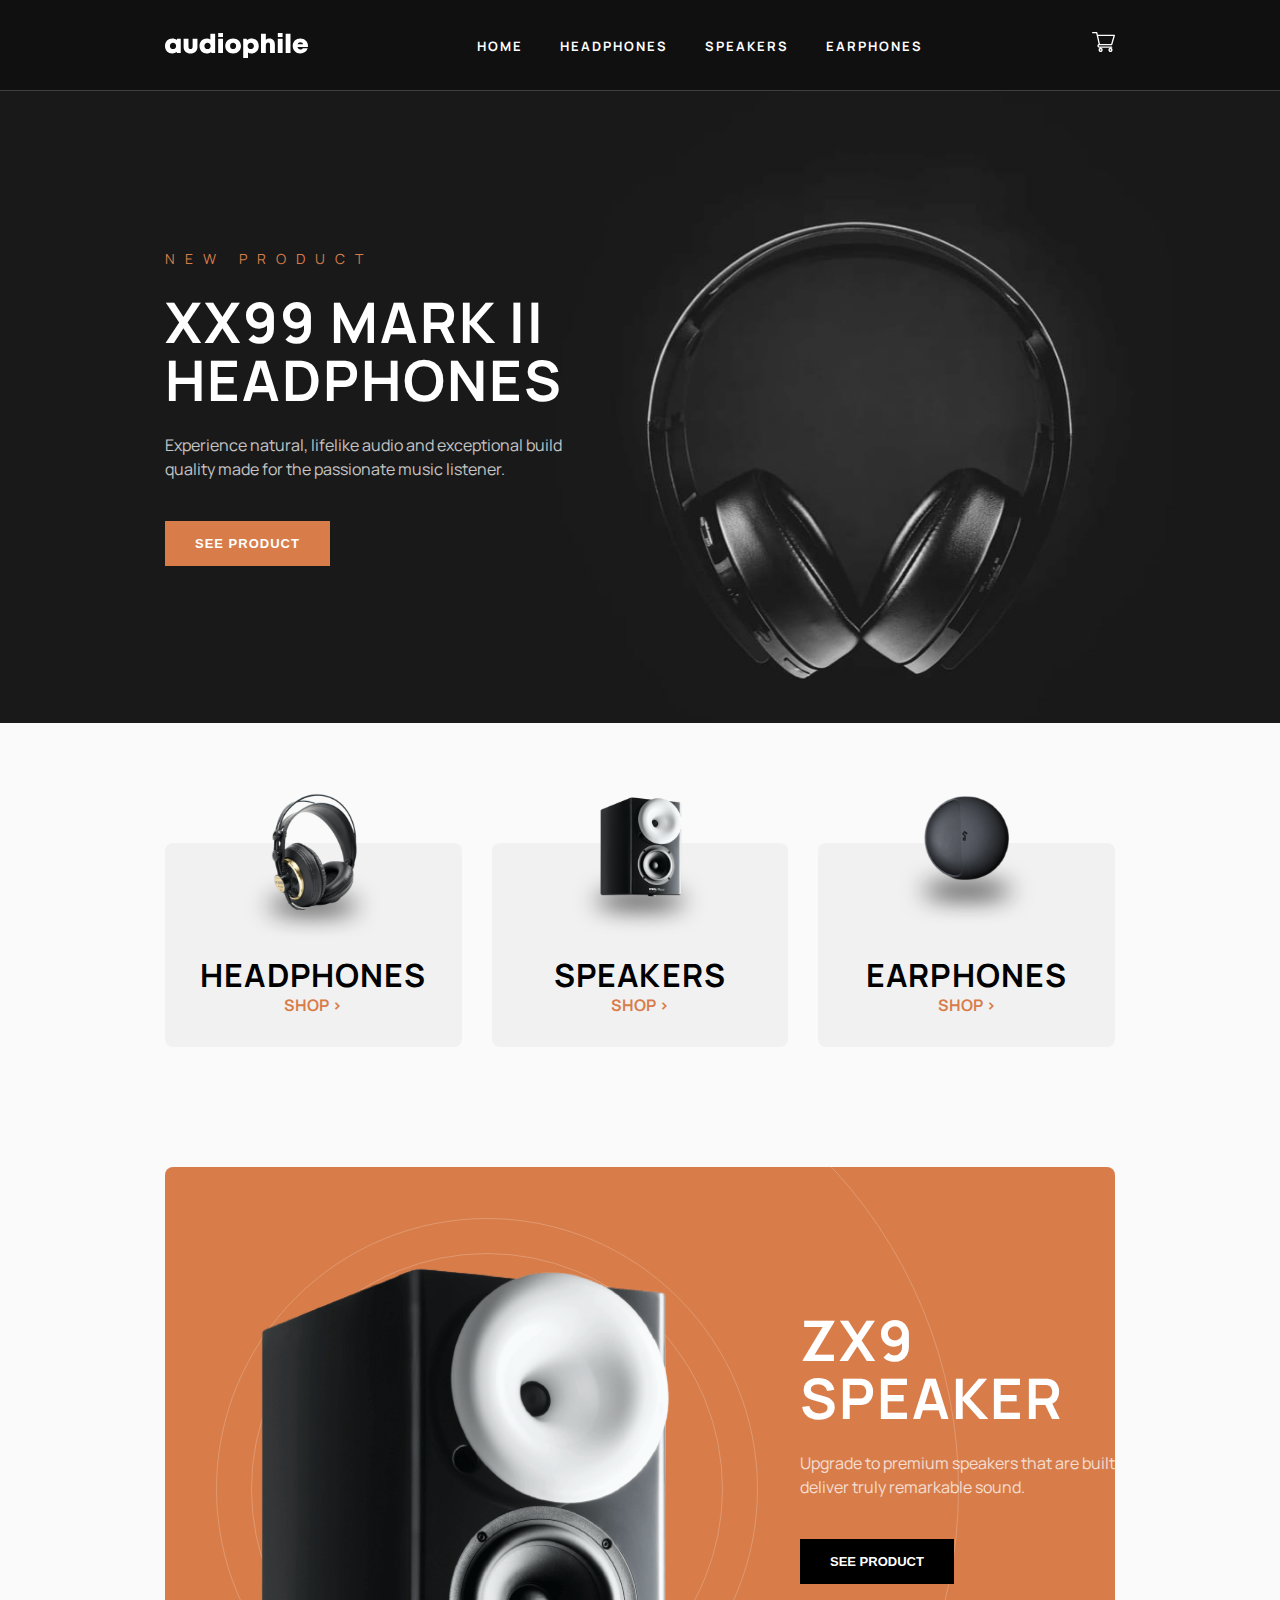
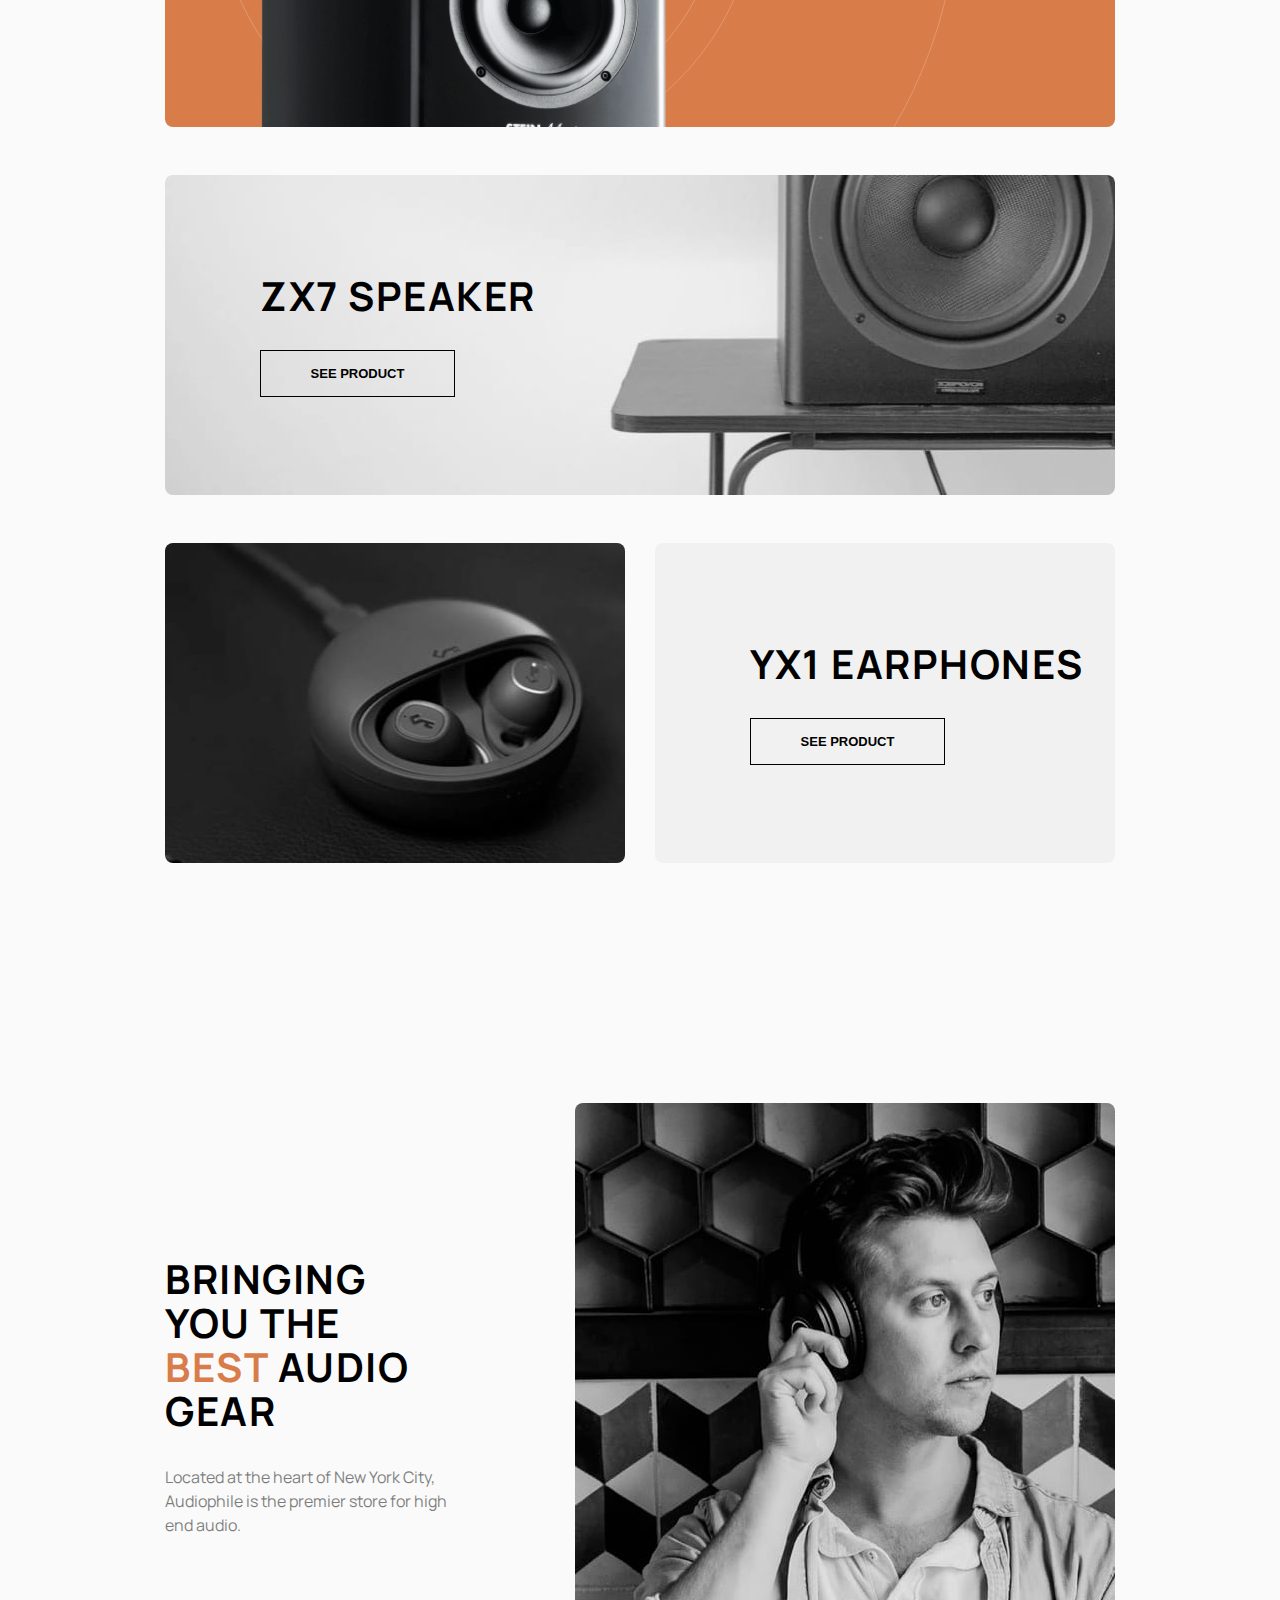
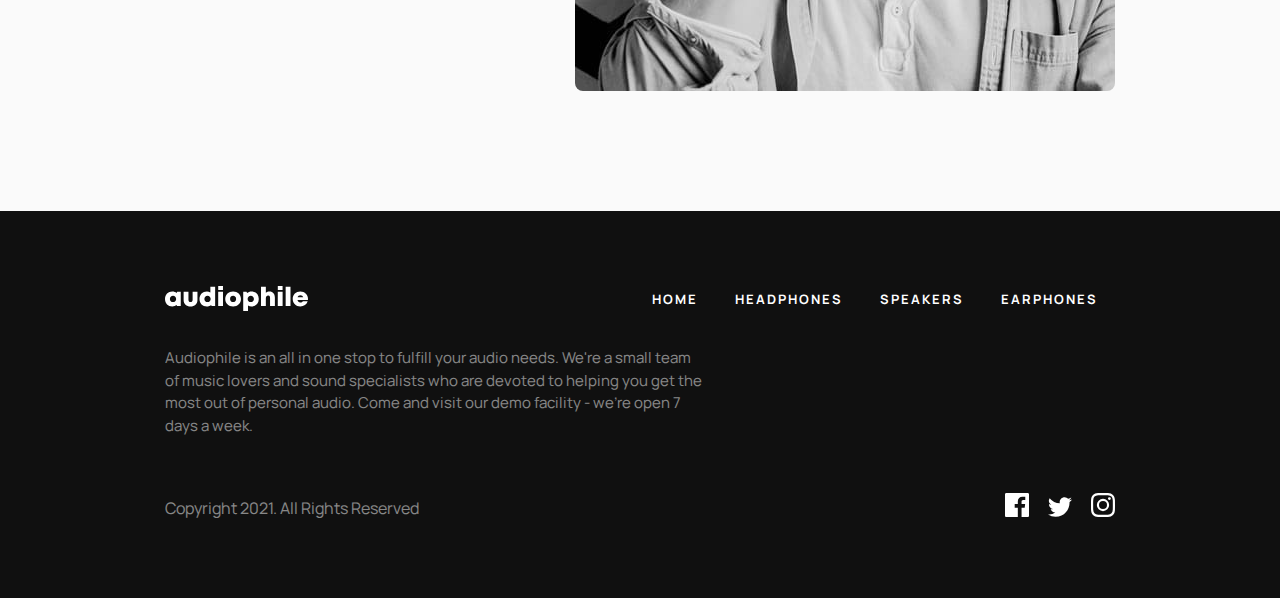
<file: index.html>
<!DOCTYPE html>
<html lang="en">
<head>
    <meta charset="UTF-8">
    <title>Audiophile - Home</title>
    <link rel="stylesheet" href="style.css">
</head>
<body>
    <header>
        <img src="starter-code/assets/shared/desktop/logo.svg" alt="logo">
        <nav class="nav-links">
            <a href="index.html">Home</a>
            <a href="headphones.html">Headphones</a>
            <a href="speakers.html">Speakers</a>
            <a href="earphones.html">Earphones</a>
        </nav>
        <div class="cart-icon" onclick="toggleCart()">
            <img src="starter-code/assets/shared/desktop/icon-cart.svg" alt="cart">
        </div>
    </header>

    <main>
        <section class="hero">
            <div class="hero-content">
                <span class="new-product-label">NEW PRODUCT</span>
                <h1>XX99 MARK II HEADPHONES</h1>
                <p style="margin: 24px 0 40px; opacity: 0.75;">Experience natural, lifelike audio and exceptional build quality made for the passionate music listener.</p>
                <button class="btn-orange" onclick="location.href='product-xx99-mark-two-headphones.html'">See Product</button>
            </div>
        </section>

        <section class="category-cards-container">
            <div class="category-card">
                <img src="starter-code/assets/shared/desktop/image-category-thumbnail-headphones.png">
                <h3>HEADPHONES</h3>
                <a href="headphones.html" style="color:#D87D4A; text-decoration:none; font-weight:700;">SHOP ></a>
            </div>
            <div class="category-card">
                <img src="starter-code/assets/shared/desktop/image-category-thumbnail-speakers.png">
                <h3>SPEAKERS</h3>
                <a href="speakers.html" style="color:#D87D4A; text-decoration:none; font-weight:700;">SHOP ></a>
            </div>
            <div class="category-card">
                <img src="starter-code/assets/shared/desktop/image-category-thumbnail-earphones.png">
                <h3>EARPHONES</h3>
                <a href="earphones.html" style="color:#D87D4A; text-decoration:none; font-weight:700;">SHOP ></a>
            </div>
        </section>

        <section class="zx9-section">
            <img src="starter-code/assets/home/desktop/image-speaker-zx9.png">
            <div style="margin-left: 130px; color: white;">
                <h1 style="font-size: 56px; margin-bottom: 24px;">ZX9 SPEAKER</h1>
                <p style="width: 350px; opacity: 0.75; margin-bottom: 40px;">Upgrade to premium speakers that are built to deliver truly remarkable sound.</p>
                <button class="btn-black" onclick="location.href='product-zx9-speaker.html'">See Product</button>
            </div>
        </section>

        <section class="zx7-section">
            <h2 style="margin-bottom: 32px;">ZX7 SPEAKER</h2>
            <button class="btn-outline" onclick="location.href='product-zx7-speaker.html'">See Product</button>
        </section>

        <section class="yx1-section">
            <div class="yx1-image"></div>
            <div class="yx1-content">
                <h2 style="margin-bottom: 32px;">YX1 EARPHONES</h2>
                <button class="btn-outline" onclick="location.href='product-earphones.html'">See Product</button>
            </div>
        </section>

        <section class="best-gear" style="display:flex; padding: 120px 165px; gap: 125px; align-items:center;">
            <div>
                <h2 style="font-size: 40px; line-height: 44px;">BRINGING YOU THE <span style="color:#D87D4A;">BEST</span> AUDIO GEAR</h2>
                <p style="opacity:0.5; margin-top:32px;">Located at the heart of New York City, Audiophile is the premier store for high end audio.</p>
            </div>
            <img src="starter-code/assets/shared/desktop/image-best-gear.jpg" style="border-radius:8px; width:540px;">
        </section>
    </main>

    <footer>
        <div class="footer-top">
            <img src="starter-code/assets/shared/desktop/logo.svg">
            <nav class="nav-links">
                <a href="index.html">Home</a>
                <a href="headphones.html">Headphones</a>
                <a href="speakers.html">Speakers</a>
                <a href="earphones.html">Earphones</a>
            </nav>
        </div>
        <p class="footer-desc">Audiophile is an all in one stop to fulfill your audio needs. We're a small team of music lovers and sound specialists who are devoted to helping you get the most out of personal audio. Come and visit our demo facility - we’re open 7 days a week.</p>
        <div class="footer-bottom">
            <p style="opacity:0.5;">Copyright 2021. All Rights Reserved</p>
            <div class="social-links">
                <img src="starter-code/assets/shared/desktop/icon-facebook.svg" style="margin-left: 16px;">
                <img src="starter-code/assets/shared/desktop/icon-twitter.svg" style="margin-left: 16px;">
                <img src="starter-code/assets/shared/desktop/icon-instagram.svg" style="margin-left: 16px;">
            </div>
        </div>
    </footer>

    <div id="cart-modal">
        <div style="display:flex; justify-content:space-between; margin-bottom:32px;">
            <h3>CART (<span id="cart-count">0</span>)</h3>
            <button onclick="clearCart()" style="background:none; border:none; text-decoration:underline; cursor:pointer; opacity:0.5;">Remove all</button>
        </div>
        <div id="cart-items"></div>
        <div style="display:flex; justify-content:space-between; margin-top:32px;">
            <p style="opacity:0.5;">TOTAL</p>
            <p id="cart-total" style="font-weight:bold;">$ 0</p>
        </div>
        <button class="btn-orange" style="width:100%; margin-top:24px;" onclick="location.href='checkout.html'">Checkout</button>
    </div>

    <script src="script.js"></script>
</body>
</html>
</file>
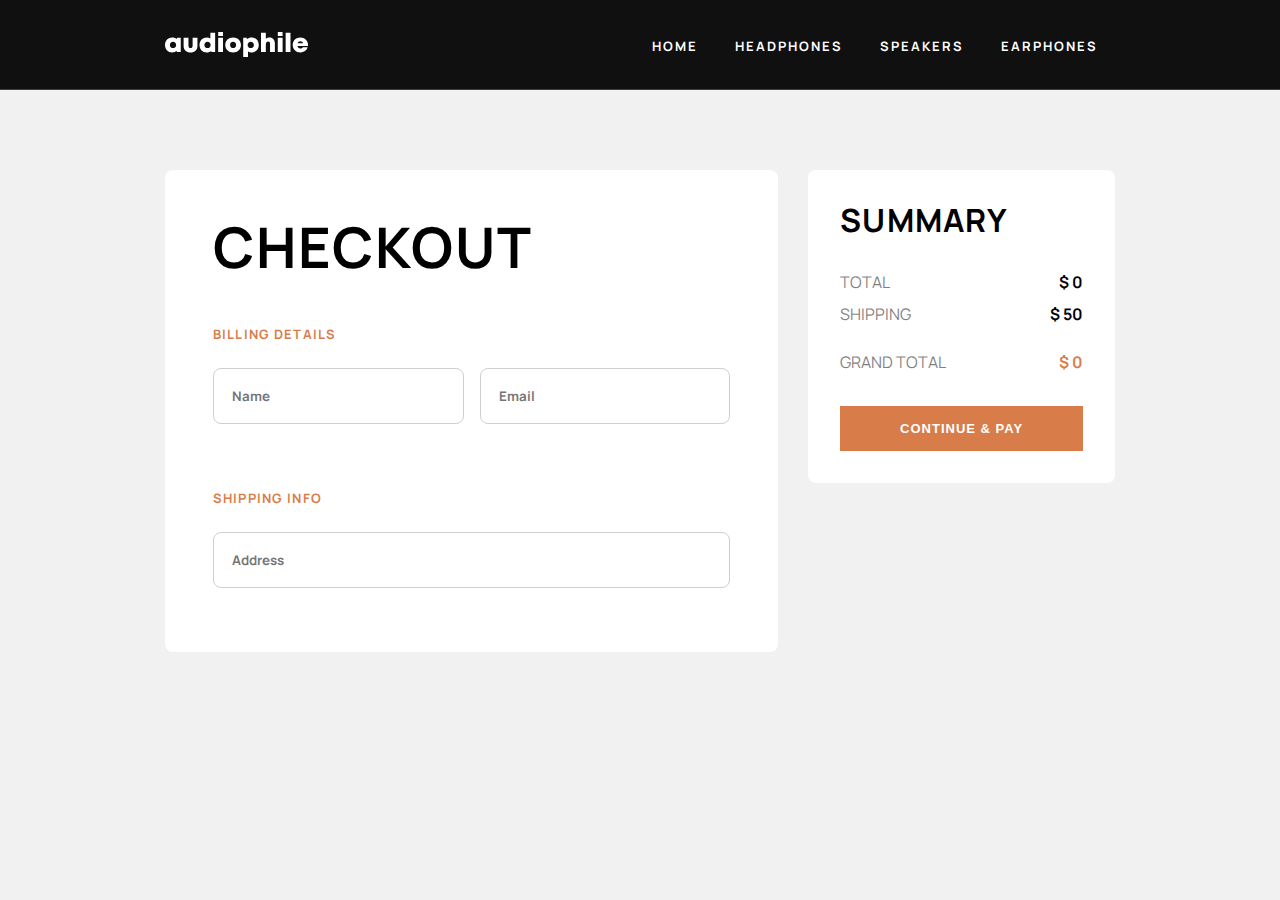
<file: checkout.html>
<!DOCTYPE html>
<html lang="en">
<head>
    <meta charset="UTF-8">
    <title>Checkout - Audiophile</title>
    <link rel="stylesheet" href="style.css">
</head>
<body style="background-color: #f1f1f1;">
    <header>
        <img src="starter-code/assets/shared/desktop/logo.svg" alt="logo">
        <nav class="nav-links">
            <a href="index.html">Home</a>
            <a href="headphones.html">Headphones</a>
            <a href="speakers.html">Speakers</a>
            <a href="earphones.html">Earphones</a>
        </nav>
    </header>
    <main style="padding: 80px 165px; display: grid; grid-template-columns: 2fr 1fr; gap: 30px; align-items: start;">
        <section style="background: white; padding: 48px; border-radius: 8px;">
            <h1 style="margin-bottom: 40px; color: black;">CHECKOUT</h1>
            <h3 style="color: #D87D4A; font-size: 13px; margin-bottom: 16px;">BILLING DETAILS</h3>
            <div style="display: grid; grid-template-columns: 1fr 1fr; gap: 16px; margin-bottom: 32px;">
                <input type="text" placeholder="Name" style="padding: 18px; border-radius: 8px; border: 1px solid #cfcfcf;">
                <input type="email" placeholder="Email" style="padding: 18px; border-radius: 8px; border: 1px solid #cfcfcf;">
            </div>
            <h3 style="color: #D87D4A; font-size: 13px; margin-bottom: 16px;">SHIPPING INFO</h3>
            <input type="text" placeholder="Address" style="padding: 18px; border-radius: 8px; border: 1px solid #cfcfcf; width: 100%; margin-bottom: 16px;">
        </section>
        <section style="background: white; padding: 32px; border-radius: 8px;">
            <h3 style="margin-bottom: 32px;">SUMMARY</h3>
            <div id="cart-items"></div>
            <div style="margin-top: 32px; display: grid; gap: 8px;">
                <div style="display: flex; justify-content: space-between;"><p style="opacity: 0.5;">TOTAL</p><p id="cart-total" style="font-weight: bold;">$ 0</p></div>
                <div style="display: flex; justify-content: space-between;"><p style="opacity: 0.5;">SHIPPING</p><p style="font-weight: bold;">$ 50</p></div>
                <div style="display: flex; justify-content: space-between; margin-top: 16px;"><p style="opacity: 0.5;">GRAND TOTAL</p><p id="grand-total" style="color: #D87D4A; font-weight: bold;">$ 0</p></div>
            </div>
            <button class="btn-orange" style="width: 100%; margin-top: 32px;">CONTINUE & PAY</button>
        </section>
    </main>
    <script src="script.js"></script>
</body>
</html>
</file>
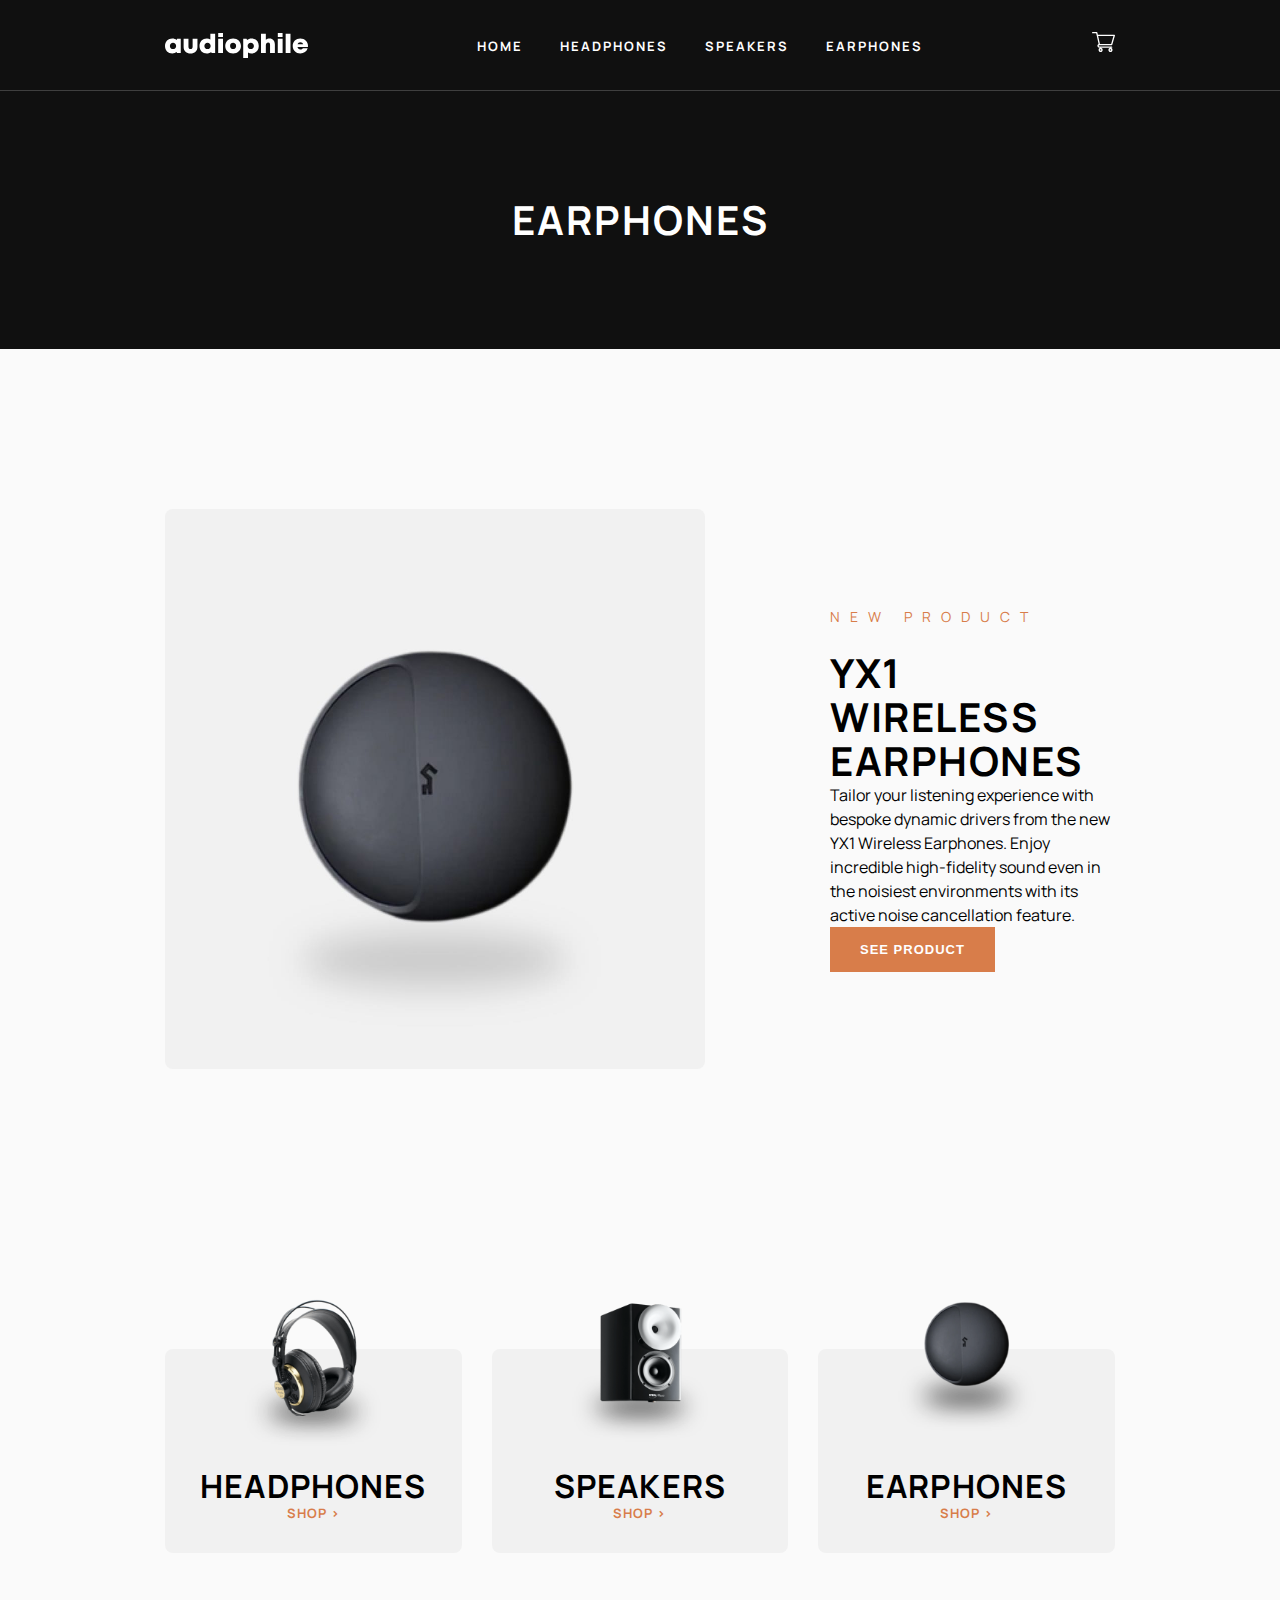
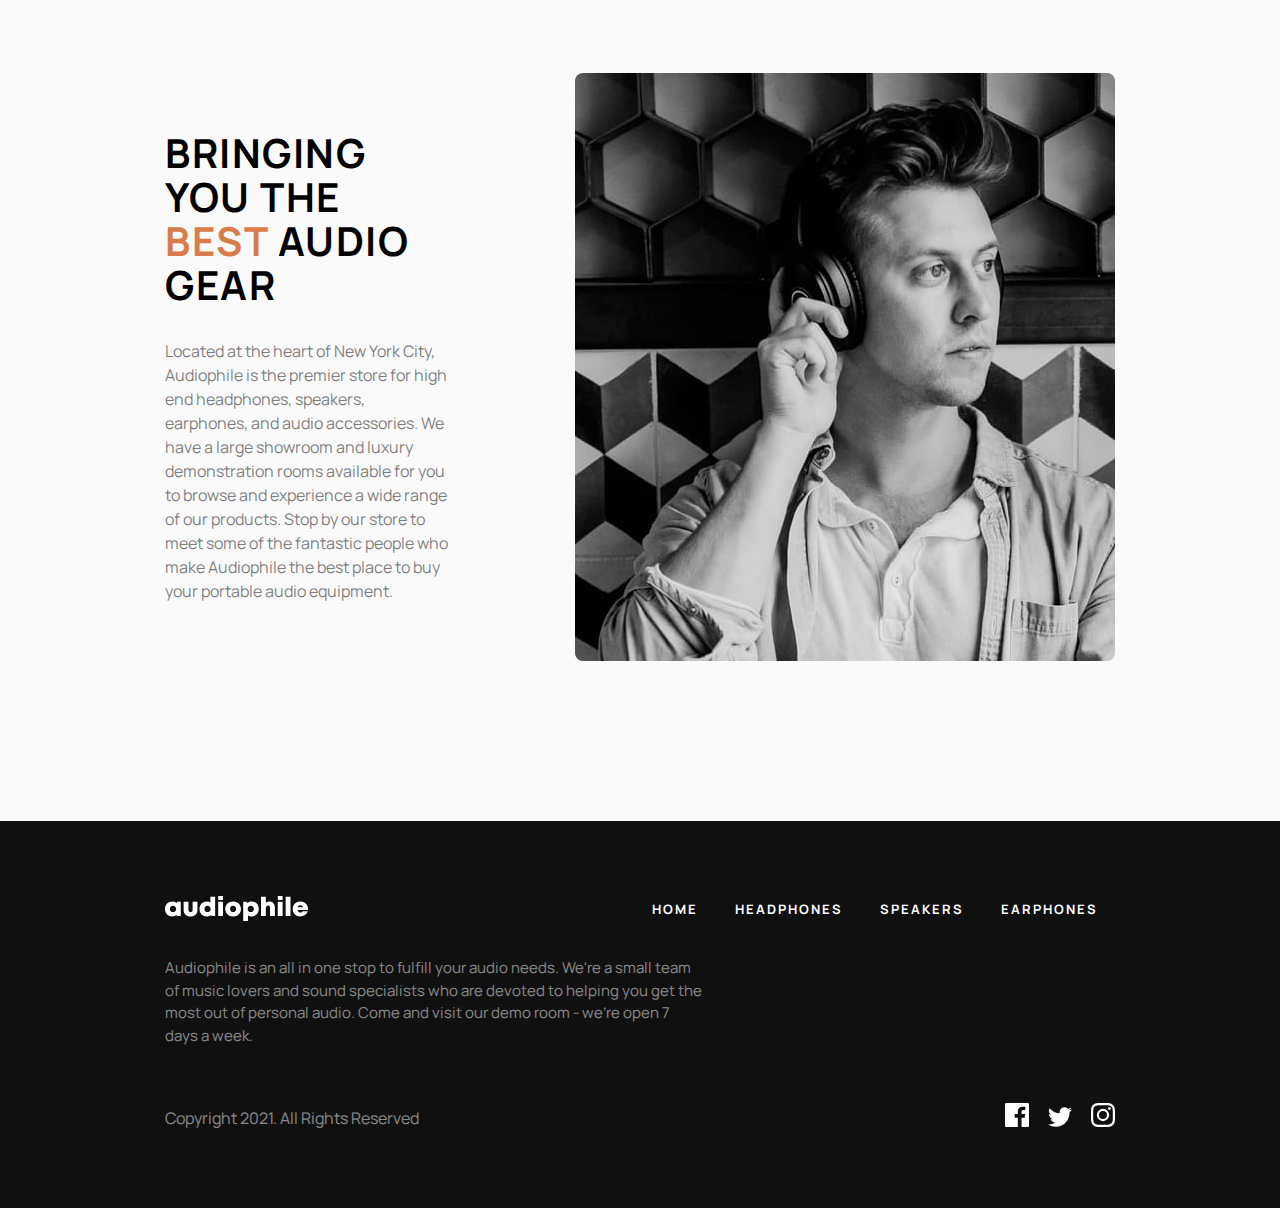
<file: earphones.html>
<!DOCTYPE html>
<html lang="en">
<head>
    <meta charset="UTF-8">
    <title>Earphones | Audiophile</title>
    <link rel="stylesheet" href="style.css">
</head>
<body>
    <header>
        <img src="starter-code/assets/shared/desktop/logo.svg" alt="logo">
        <nav class="nav-links">
            <a href="index.html">Home</a>
            <a href="headphones.html">Headphones</a>
            <a href="speakers.html">Speakers</a>
            <a href="earphones.html">Earphones</a>
        </nav>
        <div class="cart-icon" onclick="toggleCart()">
            <img src="starter-code/assets/shared/desktop/icon-cart.svg" alt="cart">
        </div>
    </header>

    <div class="category-header">
        <h1>EARPHONES</h1>
    </div>

    <main class="product-list">
        <section class="product-preview">
            <img src="starter-code/assets/product-yx1-earphones/desktop/image-category-page-preview.jpg" alt="YX1 Wireless Earphones">
            <div class="hero-content">
                <span class="new-product-label">NEW PRODUCT</span>
                <h2>YX1 Wireless Earphones</h2>
                <p>Tailor your listening experience with bespoke dynamic drivers from the new YX1 Wireless Earphones. Enjoy incredible high-fidelity sound even in the noisiest environments with its active noise cancellation feature.</p>
                <button class="btn-orange" onclick="location.href='product-earphones.html'">See Product</button>
            </div>
        </section>
    </main>

    <section class="category-cards-container">
        <div class="category-card">
            <img src="starter-code/assets/shared/desktop/image-category-thumbnail-headphones.png" alt="Headphones">
            <h3>HEADPHONES</h3>
            <a href="headphones.html" style="color:#D87D4A; text-decoration:none; font-weight:700; font-size:13px; letter-spacing:1px;">SHOP ></a>
        </div>
        <div class="category-card">
            <img src="starter-code/assets/shared/desktop/image-category-thumbnail-speakers.png" alt="Speakers">
            <h3>SPEAKERS</h3>
            <a href="speakers.html" style="color:#D87D4A; text-decoration:none; font-weight:700; font-size:13px; letter-spacing:1px;">SHOP ></a>
        </div>
        <div class="category-card">
            <img src="starter-code/assets/shared/desktop/image-category-thumbnail-earphones.png" alt="Earphones">
            <h3>EARPHONES</h3>
            <a href="earphones.html" style="color:#D87D4A; text-decoration:none; font-weight:700; font-size:13px; letter-spacing:1px;">SHOP ></a>
        </div>
    </section>

    <section class="best-gear">
        <div>
            <h2>BRINGING YOU THE <span style="color:#D87D4A;">BEST</span> AUDIO GEAR</h2>
            <p style="opacity:0.5; margin-top:32px;">Located at the heart of New York City, Audiophile is the premier store for high end headphones, speakers, earphones, and audio accessories. We have a large showroom and luxury demonstration rooms available for you to browse and experience a wide range of our products. Stop by our store to meet some of the fantastic people who make Audiophile the best place to buy your portable audio equipment.</p>
        </div>
        <img src="starter-code/assets/shared/desktop/image-best-gear.jpg" alt="Best Gear">
    </section>

    <footer>
        <div class="footer-top">
            <img src="starter-code/assets/shared/desktop/logo.svg" alt="logo">
            <nav class="nav-links" style="margin: 0;">
                <a href="index.html">Home</a>
                <a href="headphones.html">Headphones</a>
                <a href="speakers.html">Speakers</a>
                <a href="earphones.html">Earphones</a>
            </nav>
        </div>
        <p class="footer-desc">Audiophile is an all in one stop to fulfill your audio needs. We're a small team of music lovers and sound specialists who are devoted to helping you get the most out of personal audio. Come and visit our demo room - we’re open 7 days a week.</p>
        <div class="footer-bottom">
            <p style="opacity: 0.5;">Copyright 2021. All Rights Reserved</p>
            <div class="social-links">
                <img src="starter-code/assets/shared/desktop/icon-facebook.svg" style="margin-left: 16px; cursor: pointer;">
                <img src="starter-code/assets/shared/desktop/icon-twitter.svg" style="margin-left: 16px; cursor: pointer;">
                <img src="starter-code/assets/shared/desktop/icon-instagram.svg" style="margin-left: 16px; cursor: pointer;">
            </div>
        </div>
    </footer>

    <div id="cart-modal">
        <div style="display:flex; justify-content:space-between; margin-bottom:32px;">
            <h3 style="font-size: 18px;">CART (<span id="cart-count">0</span>)</h3>
            <button onclick="clearCart()" style="background:none; border:none; text-decoration:underline; cursor:pointer; opacity:0.5;">Remove all</button>
        </div>
        <div id="cart-items"></div>
        <div style="display:flex; justify-content:space-between; margin-top:32px;">
            <p style="opacity:0.5;">TOTAL</p>
            <p id="cart-total" style="font-weight:bold;">$ 0</p>
        </div>
        <button class="btn-orange" style="width:100%; margin-top:24px;" onclick="location.href='checkout.html'">Checkout</button>
    </div>

    <script src="script.js"></script>
</body>
</html>
</file>
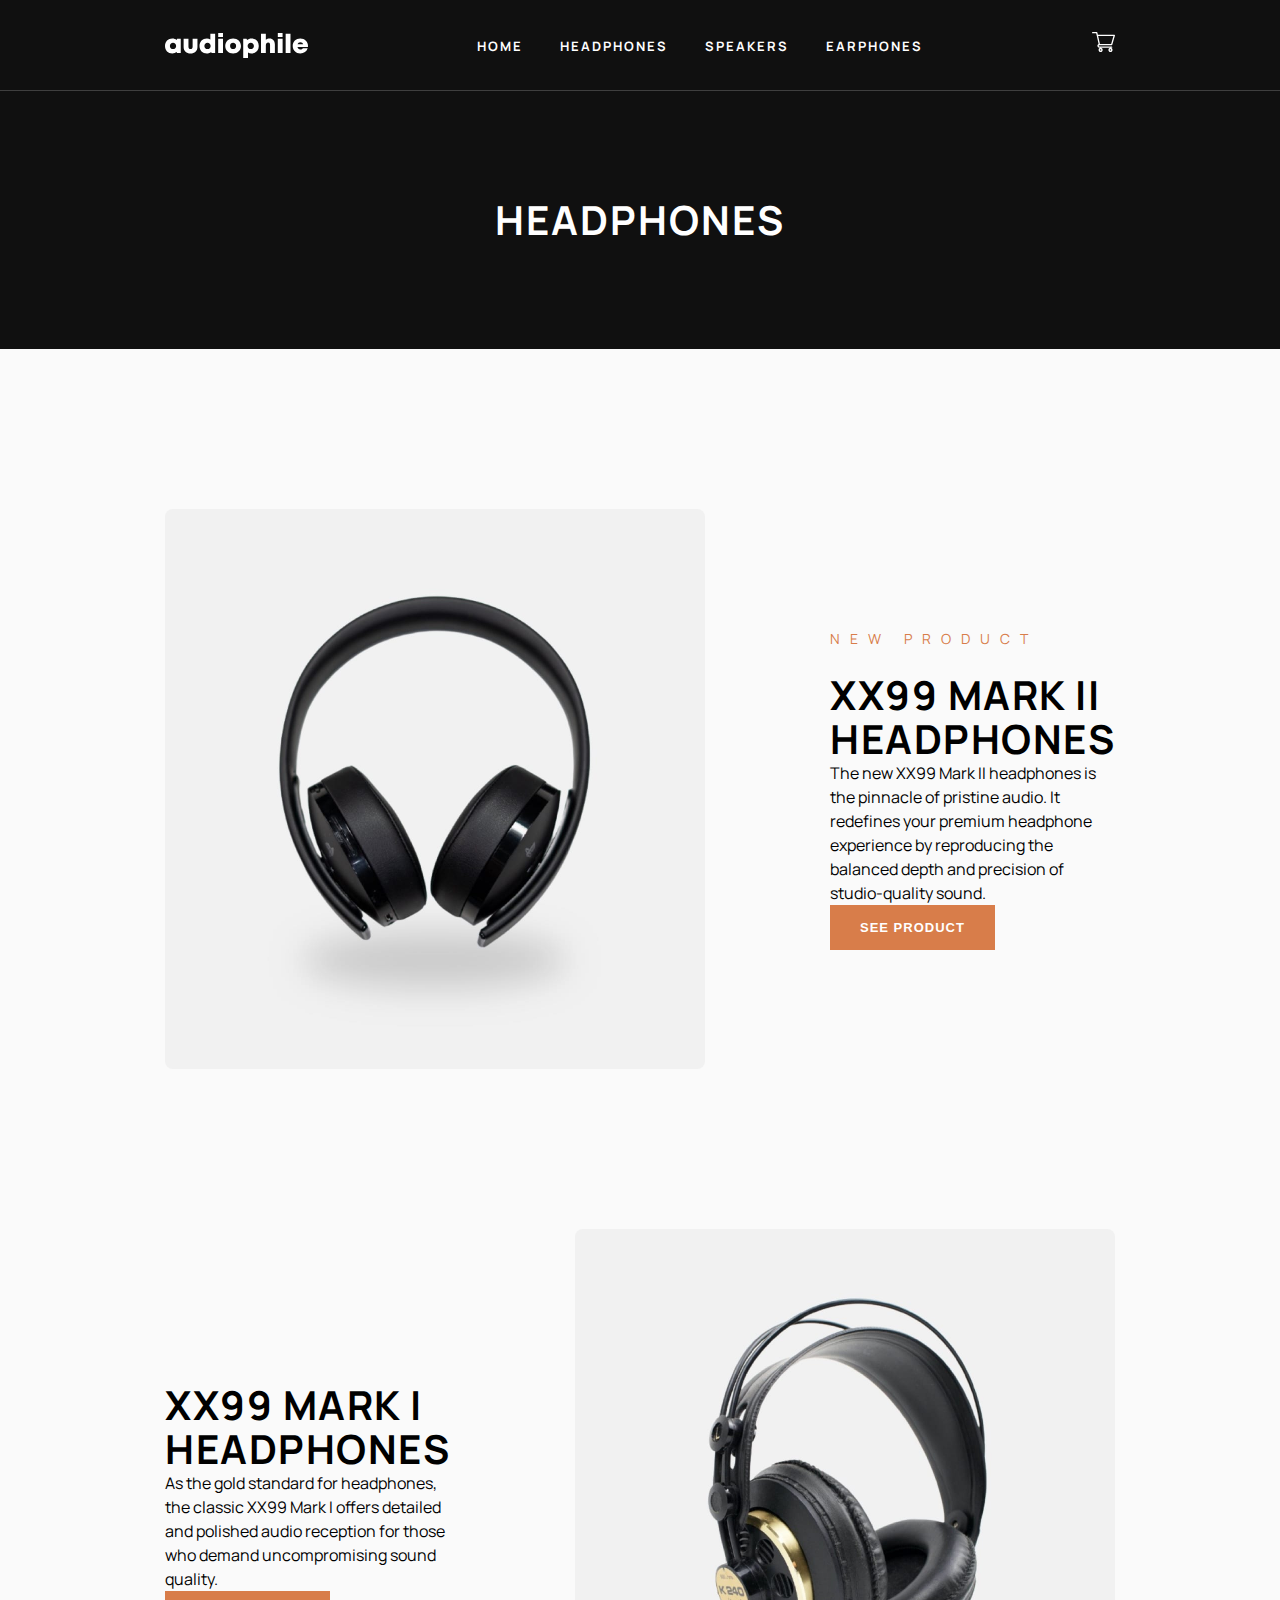
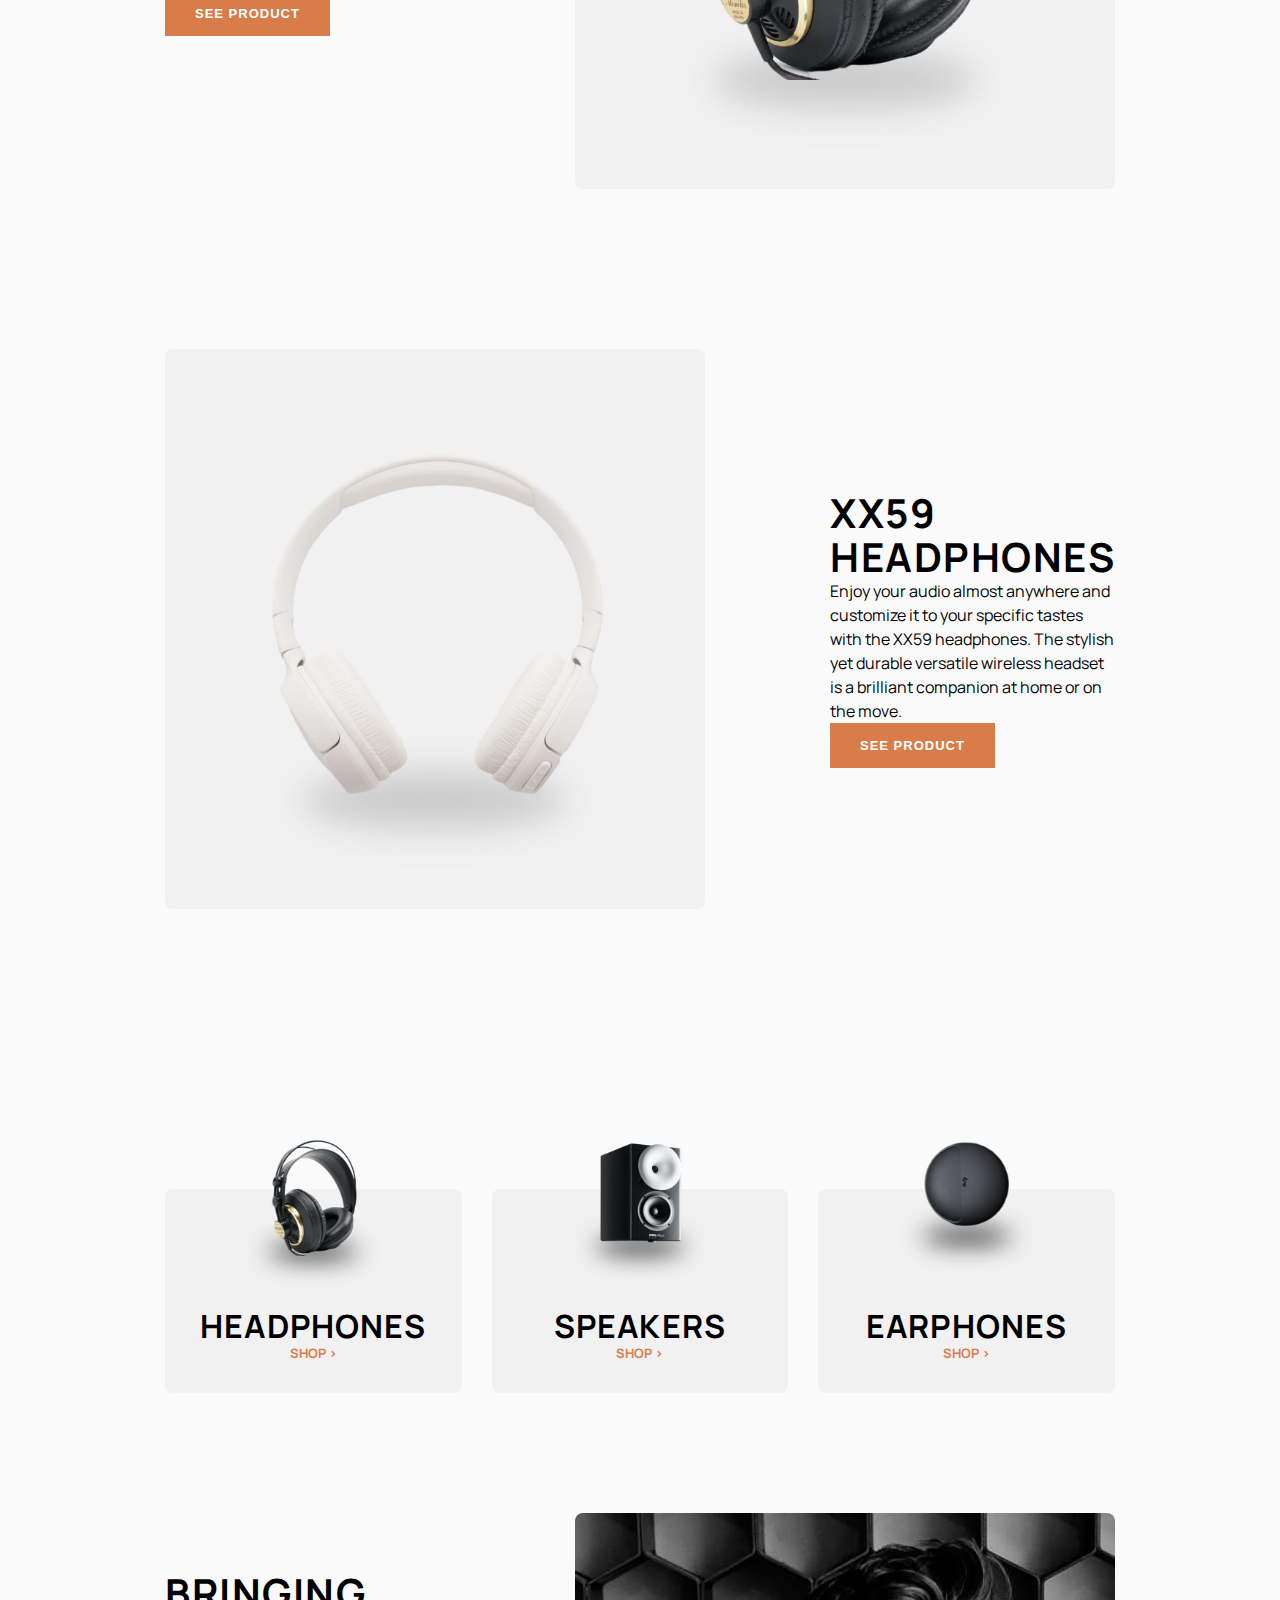
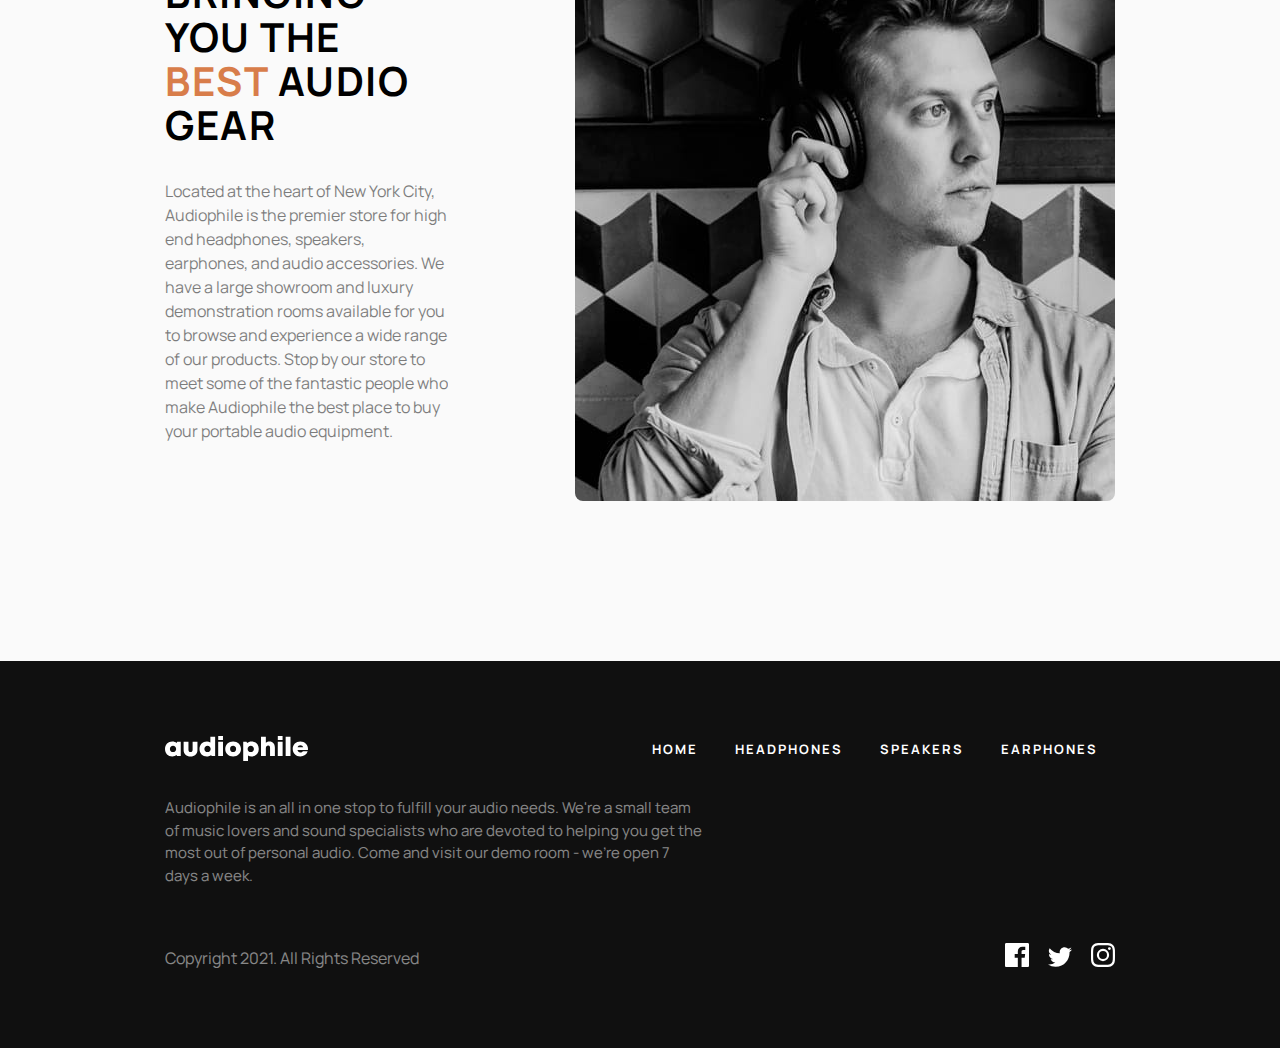
<file: headphones.html>
<!DOCTYPE html>
<html lang="en">
<head>
    <meta charset="UTF-8">
    <meta name="viewport" content="width=device-width, initial-scale=1.0">
    <title>Headphones | Audiophile</title>
    <link rel="stylesheet" href="style.css">
</head>
<body>
    <header>
        <img src="starter-code/assets/shared/desktop/logo.svg" alt="logo">
        <nav class="nav-links">
            <a href="index.html">Home</a>
            <a href="headphones.html">Headphones</a>
            <a href="speakers.html">Speakers</a>
            <a href="earphones.html">Earphones</a>
        </nav>
        <div class="cart-icon" onclick="toggleCart()">
            <img src="starter-code/assets/shared/desktop/icon-cart.svg" alt="cart">
        </div>
    </header>

    <div class="category-header">
        <h1>HEADPHONES</h1>
    </div>

    <main class="product-list">
        <section class="product-preview">
            <img src="starter-code/assets/product-xx99-mark-two-headphones/desktop/image-category-page-preview.jpg" alt="XX99 Mark II">
            <div class="hero-content">
                <span class="new-product-label">NEW PRODUCT</span>
                <h2>XX99 Mark II Headphones</h2>
                <p>The new XX99 Mark II headphones is the pinnacle of pristine audio. It redefines your premium headphone experience by reproducing the balanced depth and precision of studio-quality sound.</p>
                <button class="btn-orange" onclick="location.href='product-xx99-mark-two-headphones.html'">See Product</button>
            </div>
        </section>

        <section class="product-preview reverse">
            <img src="starter-code/assets/product-xx99-mark-one-headphones/desktop/image-category-page-preview.jpg" alt="XX99 Mark I">
            <div class="hero-content">
                <h2>XX99 Mark I Headphones</h2>
                <p>As the gold standard for headphones, the classic XX99 Mark I offers detailed and polished audio reception for those who demand uncompromising sound quality.</p>
                <button class="btn-orange" onclick="location.href='product-xx99-mark-one-headphones.html'">See Product</button>
            </div>
        </section>

        <section class="product-preview">
            <img src="starter-code/assets/product-xx59-headphones/desktop/image-category-page-preview.jpg" alt="XX59">
            <div class="hero-content">
                <h2>XX59 Headphones</h2>
                <p>Enjoy your audio almost anywhere and customize it to your specific tastes with the XX59 headphones. The stylish yet durable versatile wireless headset is a brilliant companion at home or on the move.</p>
                <button class="btn-orange" onclick="location.href='product-xx59-headphones.html'">See Product</button>
            </div>
        </section>
    </main>

    <section class="category-cards-container">
        <div class="category-card">
            <img src="starter-code/assets/shared/desktop/image-category-thumbnail-headphones.png" alt="Headphones">
            <h3>HEADPHONES</h3>
            <a href="headphones.html" style="color:#D87D4A; text-decoration:none; font-weight:700; font-size:13px;">SHOP ></a>
        </div>
        <div class="category-card">
            <img src="starter-code/assets/shared/desktop/image-category-thumbnail-speakers.png" alt="Speakers">
            <h3>SPEAKERS</h3>
            <a href="speakers.html" style="color:#D87D4A; text-decoration:none; font-weight:700; font-size:13px;">SHOP ></a>
        </div>
        <div class="category-card">
            <img src="starter-code/assets/shared/desktop/image-category-thumbnail-earphones.png" alt="Earphones">
            <h3>EARPHONES</h3>
            <a href="earphones.html" style="color:#D87D4A; text-decoration:none; font-weight:700; font-size:13px;">SHOP ></a>
        </div>
    </section>

    <section class="best-gear">
        <div class="best-gear-text">
            <h2>BRINGING YOU THE <span style="color:#D87D4A;">BEST</span> AUDIO GEAR</h2>
            <p style="opacity:0.5; margin-top:32px;">Located at the heart of New York City, Audiophile is the premier store for high end headphones, speakers, earphones, and audio accessories. We have a large showroom and luxury demonstration rooms available for you to browse and experience a wide range of our products. Stop by our store to meet some of the fantastic people who make Audiophile the best place to buy your portable audio equipment.</p>
        </div>
        <img src="starter-code/assets/shared/desktop/image-best-gear.jpg" alt="Best Gear">
    </section>

    <footer>
        <div class="footer-top">
            <img src="starter-code/assets/shared/desktop/logo.svg" alt="logo">
            <nav class="nav-links" style="margin: 0;">
                <a href="index.html">Home</a>
                <a href="headphones.html">Headphones</a>
                <a href="speakers.html">Speakers</a>
                <a href="earphones.html">Earphones</a>
            </nav>
        </div>
        <p class="footer-desc">Audiophile is an all in one stop to fulfill your audio needs. We're a small team of music lovers and sound specialists who are devoted to helping you get the most out of personal audio. Come and visit our demo room - we’re open 7 days a week.</p>
        <div class="footer-bottom">
            <p style="opacity: 0.5;">Copyright 2021. All Rights Reserved</p>
            <div class="social-links">
                <img src="starter-code/assets/shared/desktop/icon-facebook.svg" style="margin-left: 16px; cursor: pointer;">
                <img src="starter-code/assets/shared/desktop/icon-twitter.svg" style="margin-left: 16px; cursor: pointer;">
                <img src="starter-code/assets/shared/desktop/icon-instagram.svg" style="margin-left: 16px; cursor: pointer;">
            </div>
        </div>
    </footer>

    <div id="cart-modal">
        <div style="display:flex; justify-content:space-between; margin-bottom:32px;">
            <h3>CART (<span id="cart-count">0</span>)</h3>
            <button onclick="clearCart()" style="background:none; border:none; text-decoration:underline; cursor:pointer; opacity:0.5;">Remove all</button>
        </div>
        <div id="cart-items"></div>
        <div style="display:flex; justify-content:space-between; margin-top:32px;">
            <p style="opacity:0.5;">TOTAL</p>
            <p id="cart-total" style="font-weight:bold;">$ 0</p>
        </div>
        <button class="btn-orange" style="width:100%; margin-top:24px;" onclick="location.href='checkout.html'">Checkout</button>
    </div>

    <script src="script.js"></script>
</body>
</html>
</file>
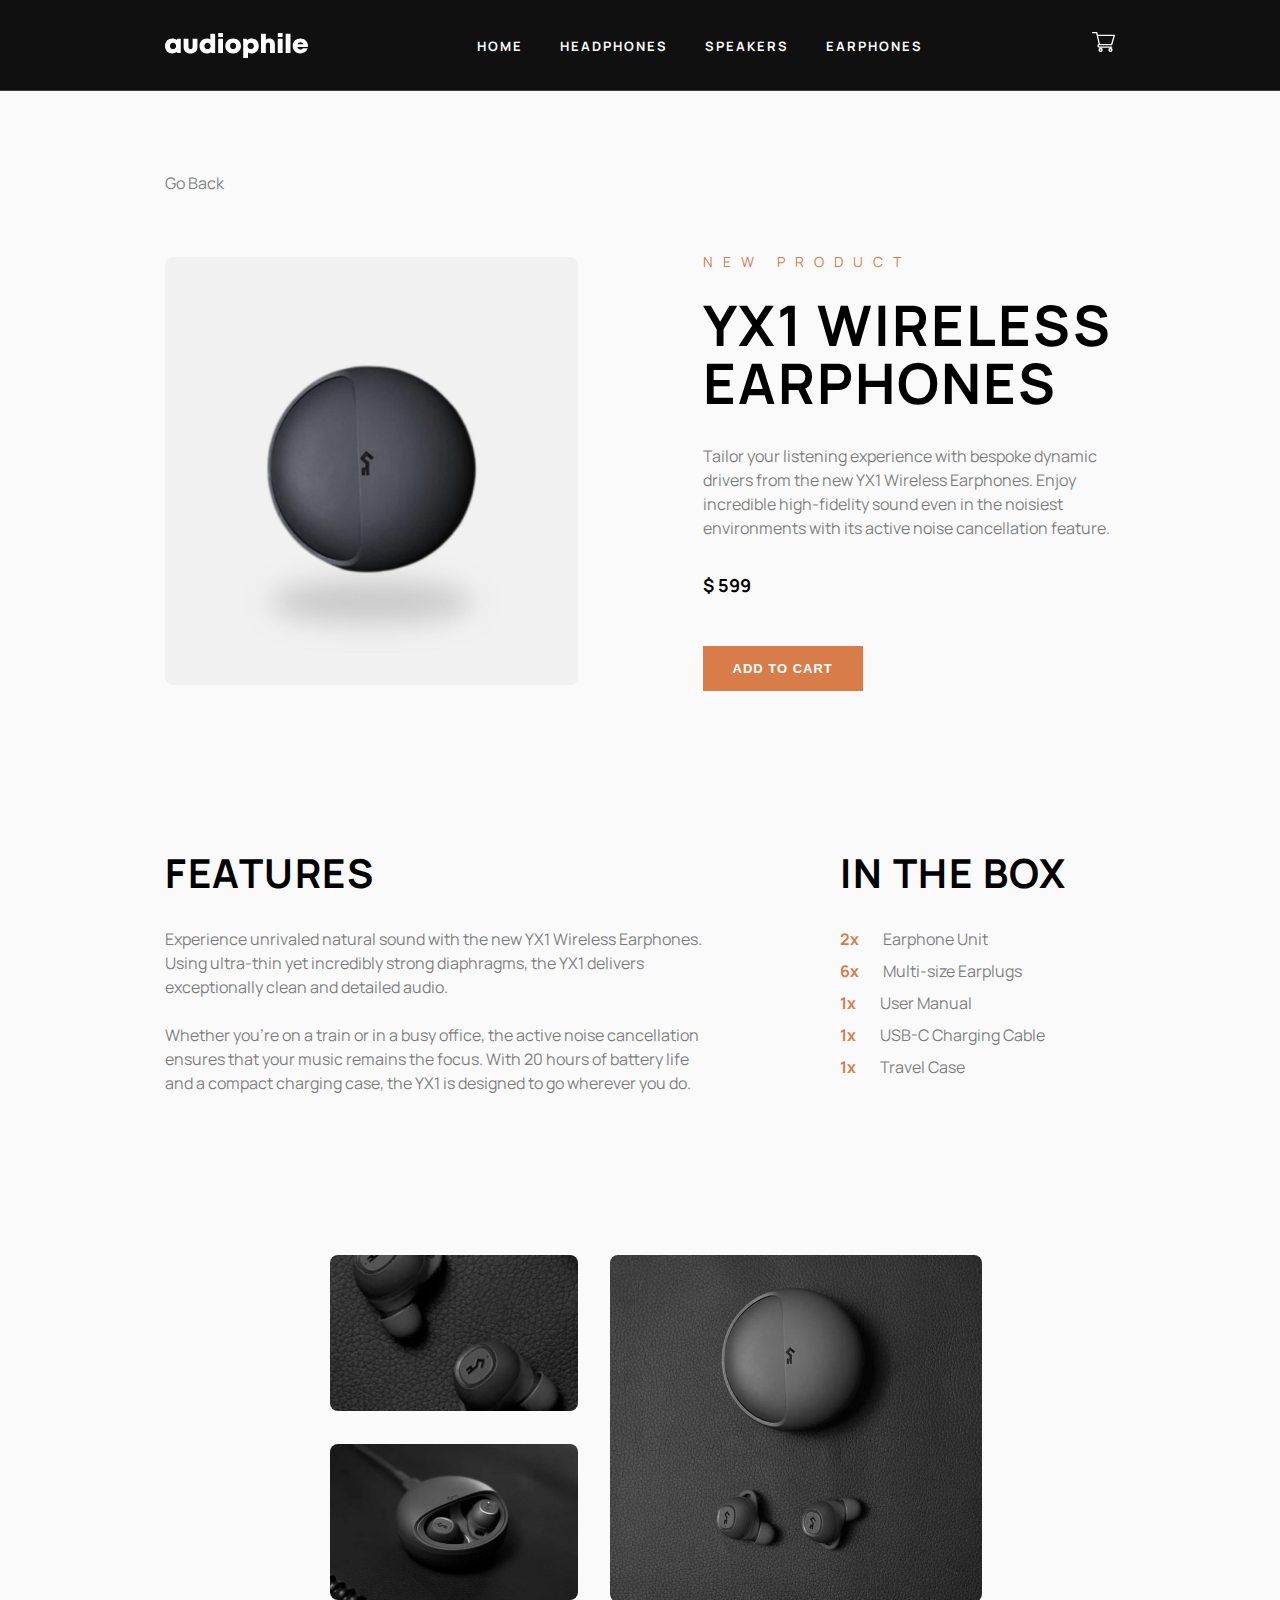
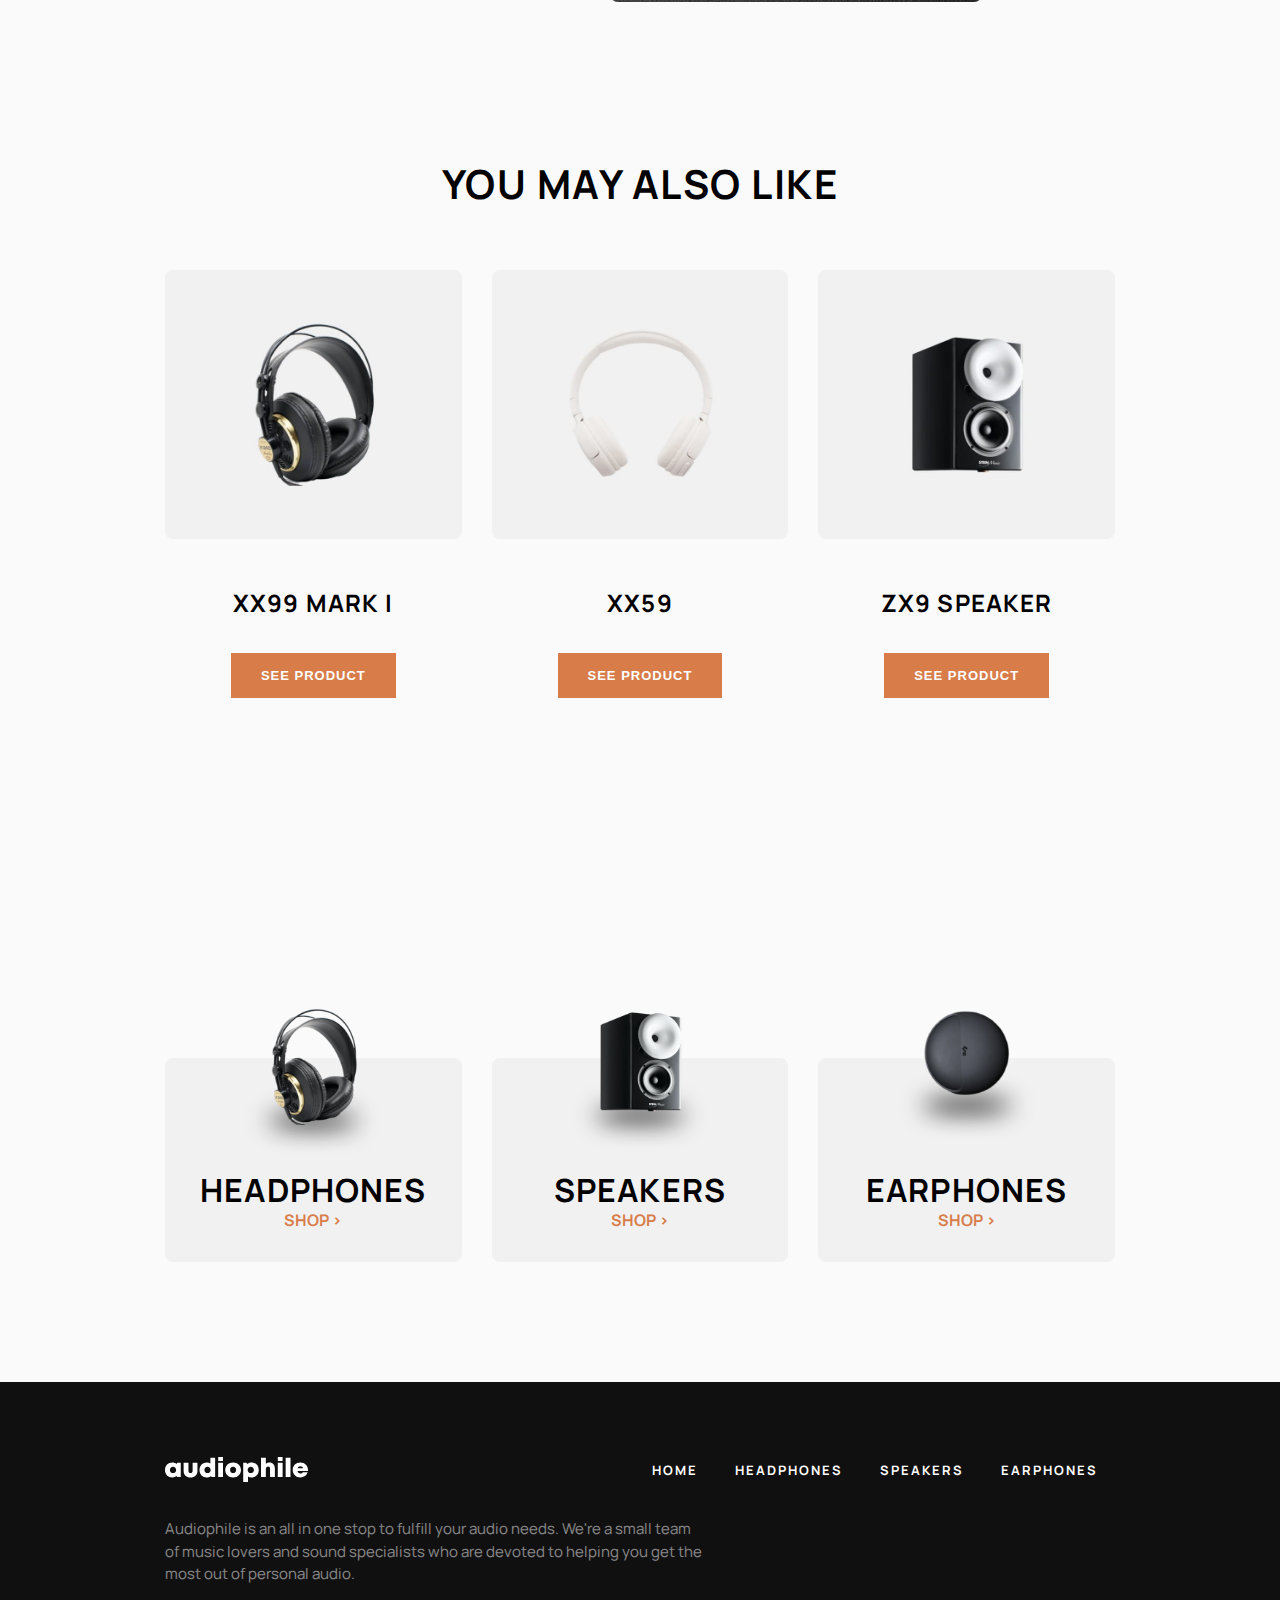
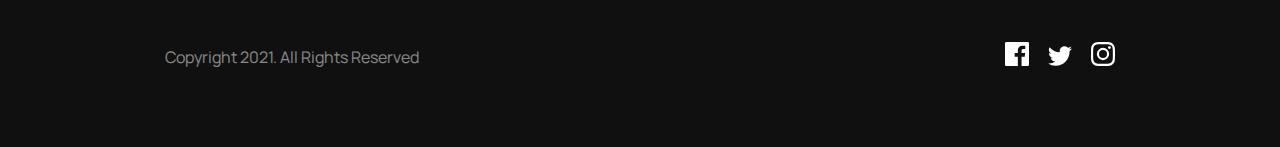
<file: product-earphones.html>
<!DOCTYPE html>
<html lang="en">
<head>
    <meta charset="UTF-8">
    <title>YX1 Wireless Earphones | Audiophile</title>
    <link rel="stylesheet" href="style.css">
</head>
<body>
    <header>
        <img src="starter-code/assets/shared/desktop/logo.svg" alt="logo">
        <nav class="nav-links">
            <a href="index.html">Home</a>
            <a href="headphones.html">Headphones</a>
            <a href="speakers.html">Speakers</a>
            <a href="earphones.html">Earphones</a>
        </nav>
        <div class="cart-icon" onclick="toggleCart()">
            <img src="starter-code/assets/shared/desktop/icon-cart.svg" alt="cart">
        </div>
    </header>

    <main style="padding: 80px 165px;">
        <a href="earphones.html" style="text-decoration: none; color: black; opacity: 0.5; display: block; margin-bottom: 56px;">Go Back</a>

        <section class="product-main-grid" style="padding: 0; margin-bottom: 160px;">
            <img src="starter-code/assets/product-yx1-earphones/desktop/image-product.jpg" class="product-image" alt="YX1 Earphones">
            <div>
                <span class="new-product-label">NEW PRODUCT</span>
                <h1>YX1 WIRELESS EARPHONES</h1>
                <p style="opacity: 0.5; margin: 32px 0;">Tailor your listening experience with bespoke dynamic drivers from the new YX1 Wireless Earphones. Enjoy incredible high-fidelity sound even in the noisiest environments with its active noise cancellation feature.</p>
                <p style="font-weight: bold; font-size: 18px; margin-bottom: 47px;">$ 599</p>
                <button class="btn-orange" onclick="addToCart('yx1', 'YX1', 599, 'starter-code/assets/cart/image-yx1-earphones.jpg')">ADD TO CART</button>
            </div>
        </section>

        <section class="product-features-section" style="padding: 0; margin-bottom: 160px;">
            <div class="features-content">
                <h2 style="margin-bottom: 32px;">FEATURES</h2>
                <p>Experience unrivaled natural sound with the new YX1 Wireless Earphones. Using ultra-thin yet incredibly strong diaphragms, the YX1 delivers exceptionally clean and detailed audio. 
                
                Whether you're on a train or in a busy office, the active noise cancellation ensures that your music remains the focus. With 20 hours of battery life and a compact charging case, the YX1 is designed to go wherever you do.</p>
            </div>
            <div class="in-the-box">
                <h2 style="margin-bottom: 32px;">IN THE BOX</h2>
                <ul>
                    <li><span>2x</span> <p>Earphone Unit</p></li>
                    <li><span>6x</span> <p>Multi-size Earplugs</p></li>
                    <li><span>1x</span> <p>User Manual</p></li>
                    <li><span>1x</span> <p>USB-C Charging Cable</p></li>
                    <li><span>1x</span> <p>Travel Case</p></li>
                </ul>
            </div>
        </section>

        <section class="product-gallery">
            <img src="starter-code/assets/product-yx1-earphones/desktop/image-gallery-1.jpg" class="gallery-1">
            <img src="starter-code/assets/product-yx1-earphones/desktop/image-gallery-2.jpg" class="gallery-2">
            <img src="starter-code/assets/product-yx1-earphones/desktop/image-gallery-3.jpg" class="gallery-3">
        </section>

        <section class="related-products" style="margin-bottom: 160px; text-align: center;">
            <h2 style="margin-bottom: 64px;">YOU MAY ALSO LIKE</h2>
            <div style="display: grid; grid-template-columns: repeat(3, 1fr); gap: 30px;">
                <div>
                    <img src="starter-code/assets/shared/desktop/image-xx99-mark-one-headphones.jpg" style="width: 100%; border-radius: 8px; margin-bottom: 40px;">
                    <h3 style="font-size: 24px; margin-bottom: 32px;">XX99 MARK I</h3>
                    <button class="btn-orange" onclick="location.href='product-xx99-mark-one-headphones.html'">SEE PRODUCT</button>
                </div>
                <div>
                    <img src="starter-code/assets/shared/desktop/image-xx59-headphones.jpg" style="width: 100%; border-radius: 8px; margin-bottom: 40px;">
                    <h3 style="font-size: 24px; margin-bottom: 32px;">XX59</h3>
                    <button class="btn-orange" onclick="location.href='product-xx59-headphones.html'">SEE PRODUCT</button>
                </div>
                <div>
                    <img src="starter-code/assets/shared/desktop/image-zx9-speaker.jpg" style="width: 100%; border-radius: 8px; margin-bottom: 40px;">
                    <h3 style="font-size: 24px; margin-bottom: 32px;">ZX9 SPEAKER</h3>
                    <button class="btn-orange" onclick="location.href='product-zx9-speaker.html'">SEE PRODUCT</button>
                </div>
            </div>
        </section>
    </main>

    <section class="category-cards-container">
        <div class="category-card">
            <img src="starter-code/assets/shared/desktop/image-category-thumbnail-headphones.png">
            <h3>HEADPHONES</h3>
            <a href="headphones.html" style="color:#D87D4A; text-decoration:none; font-weight:700;">SHOP ></a>
        </div>
        <div class="category-card">
            <img src="starter-code/assets/shared/desktop/image-category-thumbnail-speakers.png">
            <h3>SPEAKERS</h3>
            <a href="speakers.html" style="color:#D87D4A; text-decoration:none; font-weight:700;">SHOP ></a>
        </div>
        <div class="category-card">
            <img src="starter-code/assets/shared/desktop/image-category-thumbnail-earphones.png">
            <h3>EARPHONES</h3>
            <a href="earphones.html" style="color:#D87D4A; text-decoration:none; font-weight:700;">SHOP ></a>
        </div>
    </section>

    <footer>
        <div class="footer-top">
            <img src="starter-code/assets/shared/desktop/logo.svg">
            <nav class="nav-links" style="margin: 0;">
                <a href="index.html">Home</a>
                <a href="headphones.html">Headphones</a>
                <a href="speakers.html">Speakers</a>
                <a href="earphones.html">Earphones</a>
            </nav>
        </div>
        <p class="footer-desc">Audiophile is an all in one stop to fulfill your audio needs. We're a small team of music lovers and sound specialists who are devoted to helping you get the most out of personal audio.</p>
        <div class="footer-bottom">
            <p style="opacity: 0.5;">Copyright 2021. All Rights Reserved</p>
            <div class="social-links">
                <img src="starter-code/assets/shared/desktop/icon-facebook.svg" style="margin-left: 16px;">
                <img src="starter-code/assets/shared/desktop/icon-twitter.svg" style="margin-left: 16px;">
                <img src="starter-code/assets/shared/desktop/icon-instagram.svg" style="margin-left: 16px;">
            </div>
        </div>
    </footer>

    <div id="cart-modal">
        <div style="display:flex; justify-content:space-between; margin-bottom:32px;">
            <h3>CART (<span id="cart-count">0</span>)</h3>
            <button onclick="clearCart()" style="background:none; border:none; text-decoration:underline; cursor:pointer; opacity:0.5;">Remove all</button>
        </div>
        <div id="cart-items"></div>
        <div style="display:flex; justify-content:space-between; margin-top:32px;">
            <p style="opacity:0.5;">TOTAL</p>
            <p id="cart-total" style="font-weight:bold;">$ 0</p>
        </div>
        <button class="btn-orange" style="width:100%; margin-top:24px;" onclick="location.href='checkout.html'">Checkout</button>
    </div>

    <script src="script.js"></script>
</body>
</html>
</file>
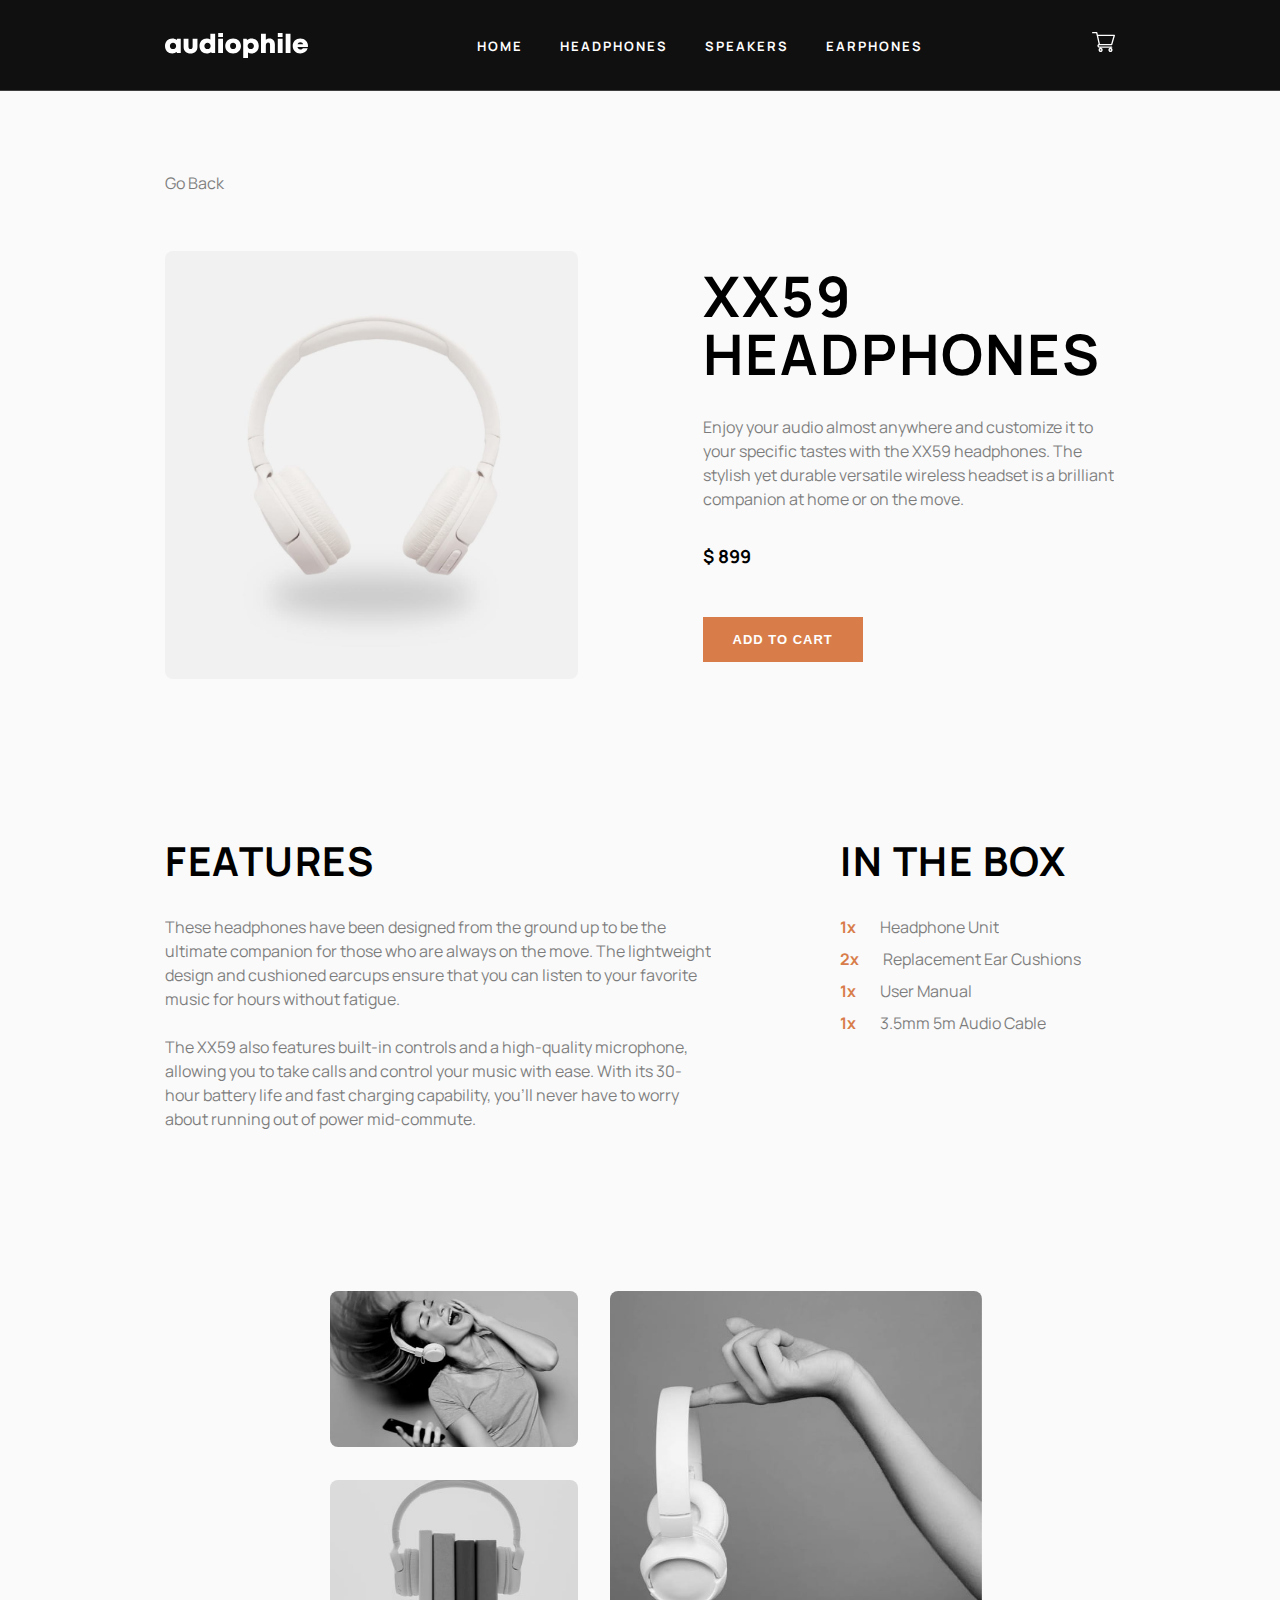
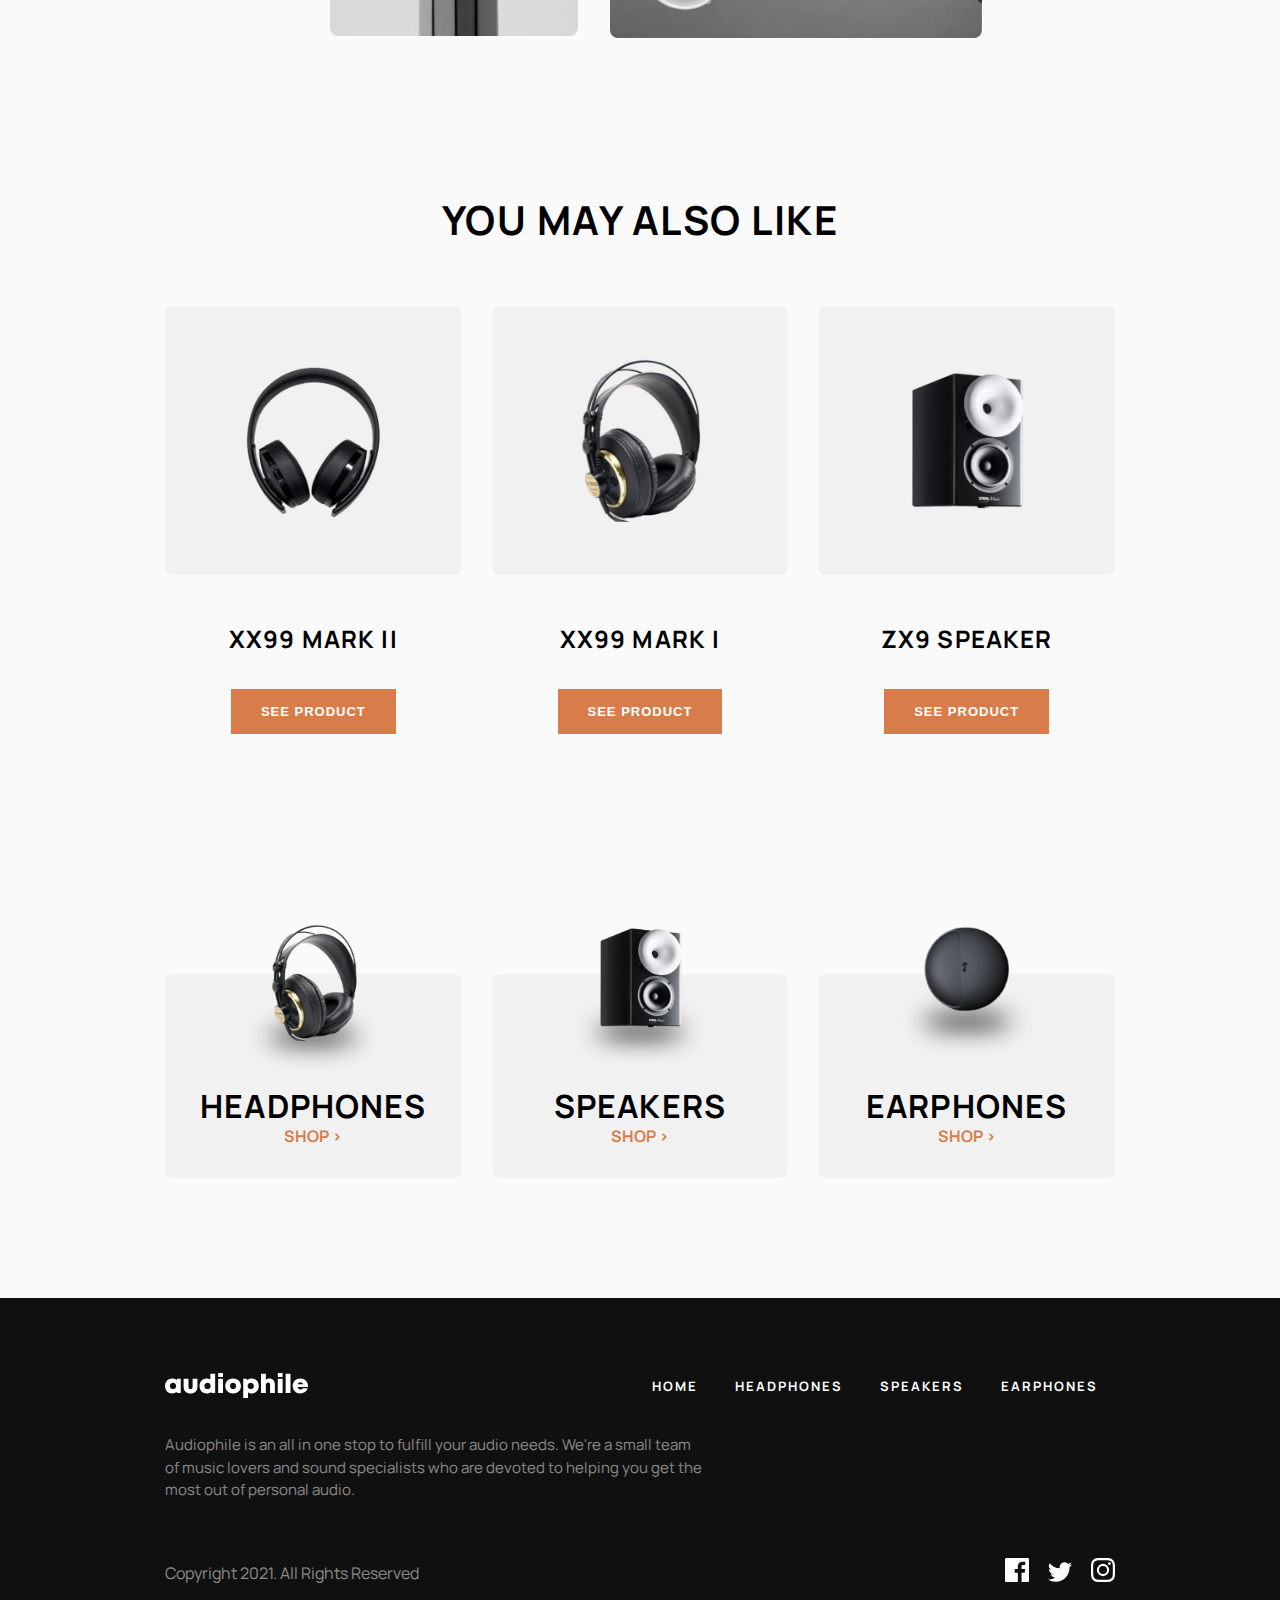
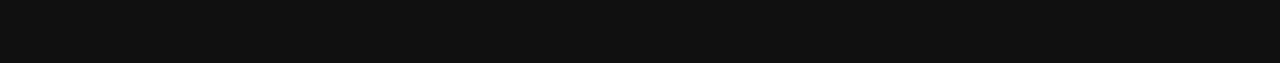
<file: product-xx59-headphones.html>
<!DOCTYPE html>
<html lang="en">
<head>
    <meta charset="UTF-8">
    <title>XX59 Headphones | Audiophile</title>
    <link rel="stylesheet" href="style.css">
</head>
<body>
    <header>
        <img src="starter-code/assets/shared/desktop/logo.svg" alt="logo">
        <nav class="nav-links">
            <a href="index.html">Home</a>
            <a href="headphones.html">Headphones</a>
            <a href="speakers.html">Speakers</a>
            <a href="earphones.html">Earphones</a>
        </nav>
        <div class="cart-icon" onclick="toggleCart()">
            <img src="starter-code/assets/shared/desktop/icon-cart.svg" alt="cart">
        </div>
    </header>

    <main style="padding: 80px 165px;">
        <a href="headphones.html" style="text-decoration: none; color: black; opacity: 0.5; display: block; margin-bottom: 56px;">Go Back</a>

        <section class="product-main-grid" style="padding: 0; margin-bottom: 160px;">
            <img src="starter-code/assets/product-xx59-headphones/desktop/image-product.jpg" class="product-image" alt="XX59 Headphones">
            <div>
                <h1>XX59 HEADPHONES</h1>
                <p style="opacity: 0.5; margin: 32px 0;">Enjoy your audio almost anywhere and customize it to your specific tastes with the XX59 headphones. The stylish yet durable versatile wireless headset is a brilliant companion at home or on the move.</p>
                <p style="font-weight: bold; font-size: 18px; margin-bottom: 47px;">$ 899</p>
                <button class="btn-orange" onclick="addToCart('xx59', 'XX59', 899, 'starter-code/assets/cart/image-xx59-headphones.jpg')">ADD TO CART</button>
            </div>
        </section>

        <section class="product-features-section" style="padding: 0; margin-bottom: 160px;">
            <div class="features-content">
                <h2 style="margin-bottom: 32px;">FEATURES</h2>
                <p>These headphones have been designed from the ground up to be the ultimate companion for those who are always on the move. The lightweight design and cushioned earcups ensure that you can listen to your favorite music for hours without fatigue. 

                The XX59 also features built-in controls and a high-quality microphone, allowing you to take calls and control your music with ease. With its 30-hour battery life and fast charging capability, you'll never have to worry about running out of power mid-commute.</p>
            </div>
            <div class="in-the-box">
                <h2 style="margin-bottom: 32px;">IN THE BOX</h2>
                <ul>
                    <li><span>1x</span> <p>Headphone Unit</p></li>
                    <li><span>2x</span> <p>Replacement Ear Cushions</p></li>
                    <li><span>1x</span> <p>User Manual</p></li>
                    <li><span>1x</span> <p>3.5mm 5m Audio Cable</p></li>
                </ul>
            </div>
        </section>

        <section class="product-gallery">
            <img src="starter-code/assets/product-xx59-headphones/desktop/image-gallery-1.jpg" class="gallery-1">
            <img src="starter-code/assets/product-xx59-headphones/desktop/image-gallery-2.jpg" class="gallery-2">
            <img src="starter-code/assets/product-xx59-headphones/desktop/image-gallery-3.jpg" class="gallery-3">
        </section>

        <section class="related-products" style="margin-bottom: 160px; text-align: center;">
            <h2 style="margin-bottom: 64px;">YOU MAY ALSO LIKE</h2>
            <div style="display: grid; grid-template-columns: repeat(3, 1fr); gap: 30px;">
                <div>
                    <img src="starter-code/assets/shared/desktop/image-xx99-mark-two-headphones.jpg" style="width: 100%; border-radius: 8px; margin-bottom: 40px;">
                    <h3 style="font-size: 24px; margin-bottom: 32px;">XX99 MARK II</h3>
                    <button class="btn-orange" onclick="location.href='product-xx99-mark-two-headphones.html'">SEE PRODUCT</button>
                </div>
                <div>
                    <img src="starter-code/assets/shared/desktop/image-xx99-mark-one-headphones.jpg" style="width: 100%; border-radius: 8px; margin-bottom: 40px;">
                    <h3 style="font-size: 24px; margin-bottom: 32px;">XX99 MARK I</h3>
                    <button class="btn-orange" onclick="location.href='product-xx99-mark-one-headphones.html'">SEE PRODUCT</button>
                </div>
                <div>
                    <img src="starter-code/assets/shared/desktop/image-zx9-speaker.jpg" style="width: 100%; border-radius: 8px; margin-bottom: 40px;">
                    <h3 style="font-size: 24px; margin-bottom: 32px;">ZX9 SPEAKER</h3>
                    <button class="btn-orange" onclick="location.href='product-zx9-speaker.html'">SEE PRODUCT</button>
                </div>
            </div>
        </section>
    </main>

    <section class="category-cards-container" style="padding-top: 0;">
        <div class="category-card">
            <img src="starter-code/assets/shared/desktop/image-category-thumbnail-headphones.png">
            <h3>HEADPHONES</h3>
            <a href="headphones.html" style="color:#D87D4A; text-decoration:none; font-weight:700;">SHOP ></a>
        </div>
        <div class="category-card">
            <img src="starter-code/assets/shared/desktop/image-category-thumbnail-speakers.png">
            <h3>SPEAKERS</h3>
            <a href="speakers.html" style="color:#D87D4A; text-decoration:none; font-weight:700;">SHOP ></a>
        </div>
        <div class="category-card">
            <img src="starter-code/assets/shared/desktop/image-category-thumbnail-earphones.png">
            <h3>EARPHONES</h3>
            <a href="earphones.html" style="color:#D87D4A; text-decoration:none; font-weight:700;">SHOP ></a>
        </div>
    </section>

    <footer>
        <div class="footer-top">
            <img src="starter-code/assets/shared/desktop/logo.svg">
            <nav class="nav-links" style="margin: 0;">
                <a href="index.html">Home</a>
                <a href="headphones.html">Headphones</a>
                <a href="speakers.html">Speakers</a>
                <a href="earphones.html">Earphones</a>
            </nav>
        </div>
        <p class="footer-desc">Audiophile is an all in one stop to fulfill your audio needs. We're a small team of music lovers and sound specialists who are devoted to helping you get the most out of personal audio.</p>
        <div class="footer-bottom">
            <p style="opacity: 0.5;">Copyright 2021. All Rights Reserved</p>
            <div class="social-links">
                <img src="starter-code/assets/shared/desktop/icon-facebook.svg" style="margin-left: 16px;">
                <img src="starter-code/assets/shared/desktop/icon-twitter.svg" style="margin-left: 16px;">
                <img src="starter-code/assets/shared/desktop/icon-instagram.svg" style="margin-left: 16px;">
            </div>
        </div>
    </footer>

    <div id="cart-modal">
        <div style="display:flex; justify-content:space-between; margin-bottom:32px;">
            <h3>CART (<span id="cart-count">0</span>)</h3>
            <button onclick="clearCart()" style="background:none; border:none; text-decoration:underline; cursor:pointer; opacity:0.5;">Remove all</button>
        </div>
        <div id="cart-items"></div>
        <div style="display:flex; justify-content:space-between; margin-top:32px;">
            <p style="opacity:0.5;">TOTAL</p>
            <p id="cart-total" style="font-weight:bold;">$ 0</p>
        </div>
        <button class="btn-orange" style="width:100%; margin-top:24px;" onclick="location.href='checkout.html'">Checkout</button>
    </div>

    <script src="script.js"></script>
</body>
</html>
</file>
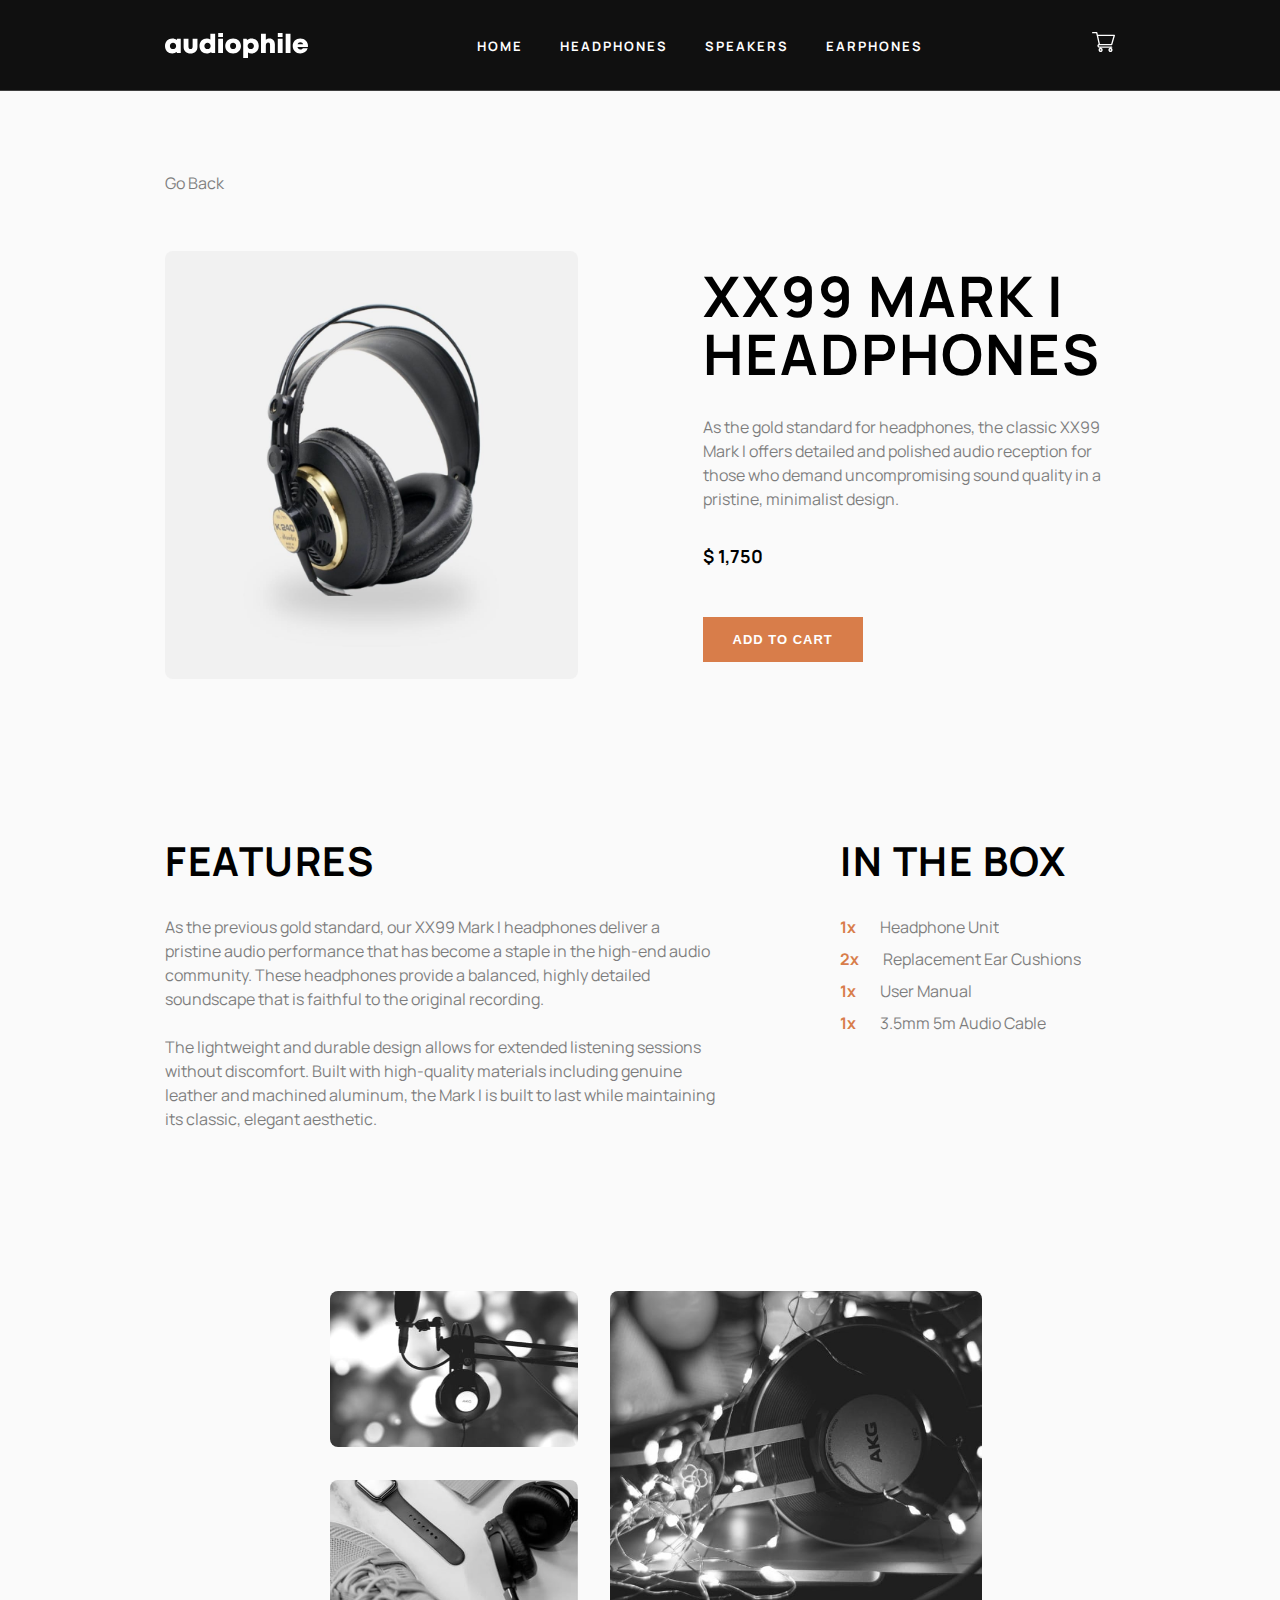
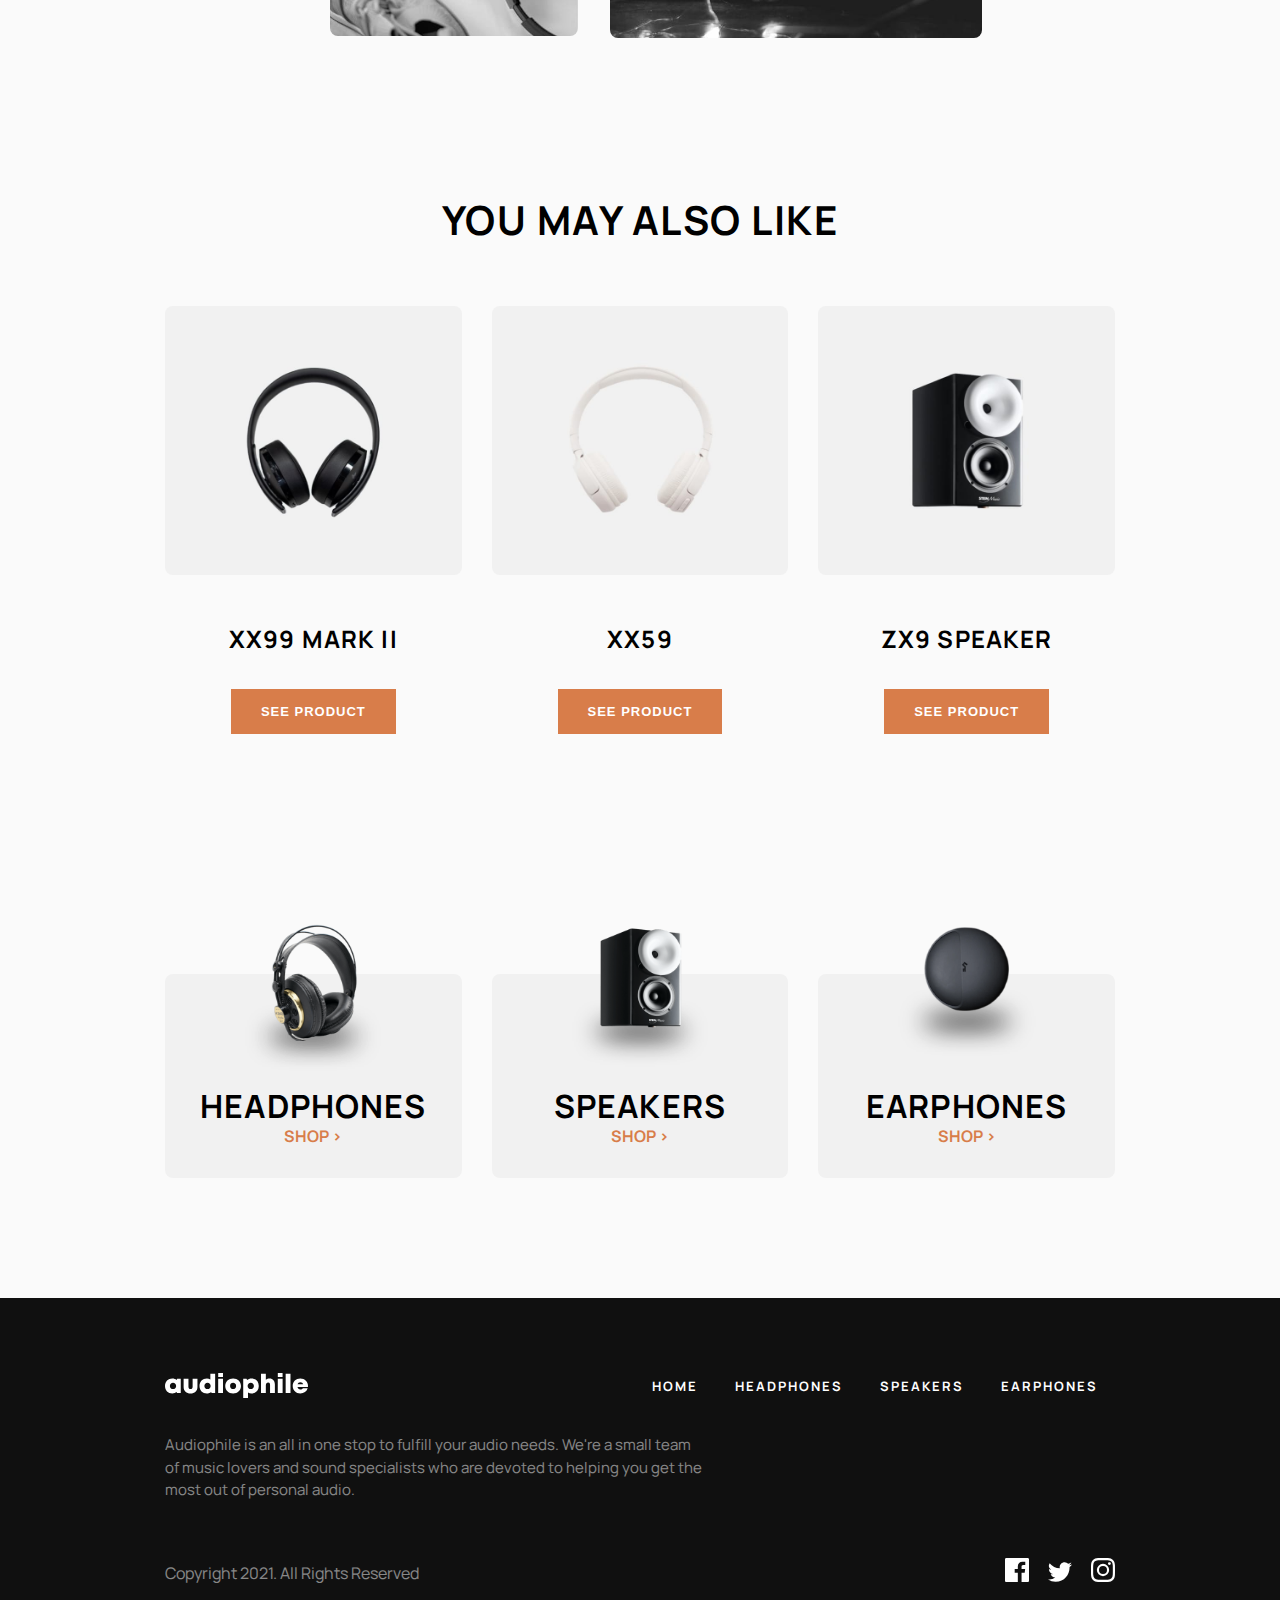
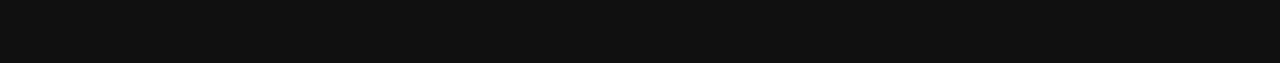
<file: product-xx99-mark-one-headphones.html>
<!DOCTYPE html>
<html lang="en">
<head>
    <meta charset="UTF-8">
    <title>XX99 Mark I Headphones | Audiophile</title>
    <link rel="stylesheet" href="style.css">
</head>
<body>
    <header>
        <img src="starter-code/assets/shared/desktop/logo.svg" alt="logo">
        <nav class="nav-links">
            <a href="index.html">Home</a>
            <a href="headphones.html">Headphones</a>
            <a href="speakers.html">Speakers</a>
            <a href="earphones.html">Earphones</a>
        </nav>
        <div class="cart-icon" onclick="toggleCart()">
            <img src="starter-code/assets/shared/desktop/icon-cart.svg" alt="cart">
        </div>
    </header>

    <main style="padding: 80px 165px;">
        <a href="headphones.html" style="text-decoration: none; color: black; opacity: 0.5; display: block; margin-bottom: 56px;">Go Back</a>

        <section class="product-main-grid" style="padding: 0; margin-bottom: 160px;">
            <img src="starter-code/assets/product-xx99-mark-one-headphones/desktop/image-product.jpg" class="product-image" alt="XX99 Mark I">
            <div>
                <h1>XX99 MARK I HEADPHONES</h1>
                <p style="opacity: 0.5; margin: 32px 0;">As the gold standard for headphones, the classic XX99 Mark I offers detailed and polished audio reception for those who demand uncompromising sound quality in a pristine, minimalist design.</p>
                <p style="font-weight: bold; font-size: 18px; margin-bottom: 47px;">$ 1,750</p>
                <button class="btn-orange" onclick="addToCart('xx99-mark-one', 'XX99 Mark I', 1750, 'starter-code/assets/cart/image-xx99-mark-one-headphones.jpg')">ADD TO CART</button>
            </div>
        </section>

        <section class="product-features-section" style="padding: 0; margin-bottom: 160px;">
            <div class="features-content">
                <h2 style="margin-bottom: 32px;">FEATURES</h2>
                <p>As the previous gold standard, our XX99 Mark I headphones deliver a pristine audio performance that has become a staple in the high-end audio community. These headphones provide a balanced, highly detailed soundscape that is faithful to the original recording.
                
                The lightweight and durable design allows for extended listening sessions without discomfort. Built with high-quality materials including genuine leather and machined aluminum, the Mark I is built to last while maintaining its classic, elegant aesthetic.</p>
            </div>
            <div class="in-the-box">
                <h2 style="margin-bottom: 32px;">IN THE BOX</h2>
                <ul>
                    <li><span>1x</span> <p>Headphone Unit</p></li>
                    <li><span>2x</span> <p>Replacement Ear Cushions</p></li>
                    <li><span>1x</span> <p>User Manual</p></li>
                    <li><span>1x</span> <p>3.5mm 5m Audio Cable</p></li>
                </ul>
            </div>
        </section>

        <section class="product-gallery">
            <img src="starter-code/assets/product-xx99-mark-one-headphones/desktop/image-gallery-1.jpg" class="gallery-1">
            <img src="starter-code/assets/product-xx99-mark-one-headphones/desktop/image-gallery-2.jpg" class="gallery-2">
            <img src="starter-code/assets/product-xx99-mark-one-headphones/desktop/image-gallery-3.jpg" class="gallery-3">
        </section>

        <section class="related-products" style="margin-bottom: 160px; text-align: center;">
            <h2 style="margin-bottom: 64px;">YOU MAY ALSO LIKE</h2>
            <div style="display: grid; grid-template-columns: repeat(3, 1fr); gap: 30px;">
                <div>
                    <img src="starter-code/assets/shared/desktop/image-xx99-mark-two-headphones.jpg" style="width: 100%; border-radius: 8px; margin-bottom: 40px;">
                    <h3 style="font-size: 24px; margin-bottom: 32px;">XX99 MARK II</h3>
                    <button class="btn-orange" onclick="location.href='product-xx99-mark-two-headphones.html'">SEE PRODUCT</button>
                </div>
                <div>
                    <img src="starter-code/assets/shared/desktop/image-xx59-headphones.jpg" style="width: 100%; border-radius: 8px; margin-bottom: 40px;">
                    <h3 style="font-size: 24px; margin-bottom: 32px;">XX59</h3>
                    <button class="btn-orange" onclick="location.href='product-xx59-headphones.html'">SEE PRODUCT</button>
                </div>
                <div>
                    <img src="starter-code/assets/shared/desktop/image-zx9-speaker.jpg" style="width: 100%; border-radius: 8px; margin-bottom: 40px;">
                    <h3 style="font-size: 24px; margin-bottom: 32px;">ZX9 SPEAKER</h3>
                    <button class="btn-orange" onclick="location.href='product-zx9-speaker.html'">SEE PRODUCT</button>
                </div>
            </div>
        </section>
    </main>

    <section class="category-cards-container" style="padding-top: 0;">
        <div class="category-card">
            <img src="starter-code/assets/shared/desktop/image-category-thumbnail-headphones.png">
            <h3>HEADPHONES</h3>
            <a href="headphones.html" style="color:#D87D4A; text-decoration:none; font-weight:700;">SHOP ></a>
        </div>
        <div class="category-card">
            <img src="starter-code/assets/shared/desktop/image-category-thumbnail-speakers.png">
            <h3>SPEAKERS</h3>
            <a href="speakers.html" style="color:#D87D4A; text-decoration:none; font-weight:700;">SHOP ></a>
        </div>
        <div class="category-card">
            <img src="starter-code/assets/shared/desktop/image-category-thumbnail-earphones.png">
            <h3>EARPHONES</h3>
            <a href="earphones.html" style="color:#D87D4A; text-decoration:none; font-weight:700;">SHOP ></a>
        </div>
    </section>

    <footer>
        <div class="footer-top">
            <img src="starter-code/assets/shared/desktop/logo.svg">
            <nav class="nav-links" style="margin: 0;">
                <a href="index.html">Home</a>
                <a href="headphones.html">Headphones</a>
                <a href="speakers.html">Speakers</a>
                <a href="earphones.html">Earphones</a>
            </nav>
        </div>
        <p class="footer-desc">Audiophile is an all in one stop to fulfill your audio needs. We're a small team of music lovers and sound specialists who are devoted to helping you get the most out of personal audio.</p>
        <div class="footer-bottom">
            <p style="opacity: 0.5;">Copyright 2021. All Rights Reserved</p>
            <div class="social-links">
                <img src="starter-code/assets/shared/desktop/icon-facebook.svg" style="margin-left: 16px;">
                <img src="starter-code/assets/shared/desktop/icon-twitter.svg" style="margin-left: 16px;">
                <img src="starter-code/assets/shared/desktop/icon-instagram.svg" style="margin-left: 16px;">
            </div>
        </div>
    </footer>

    <div id="cart-modal">
        <div style="display:flex; justify-content:space-between; margin-bottom:32px;">
            <h3>CART (<span id="cart-count">0</span>)</h3>
            <button onclick="clearCart()" style="background:none; border:none; text-decoration:underline; cursor:pointer; opacity:0.5;">Remove all</button>
        </div>
        <div id="cart-items"></div>
        <div style="display:flex; justify-content:space-between; margin-top:32px;">
            <p style="opacity:0.5;">TOTAL</p>
            <p id="cart-total" style="font-weight:bold;">$ 0</p>
        </div>
        <button class="btn-orange" style="width:100%; margin-top:24px;" onclick="location.href='checkout.html'">Checkout</button>
    </div>

    <script src="script.js"></script>
</body>
</html>
</file>
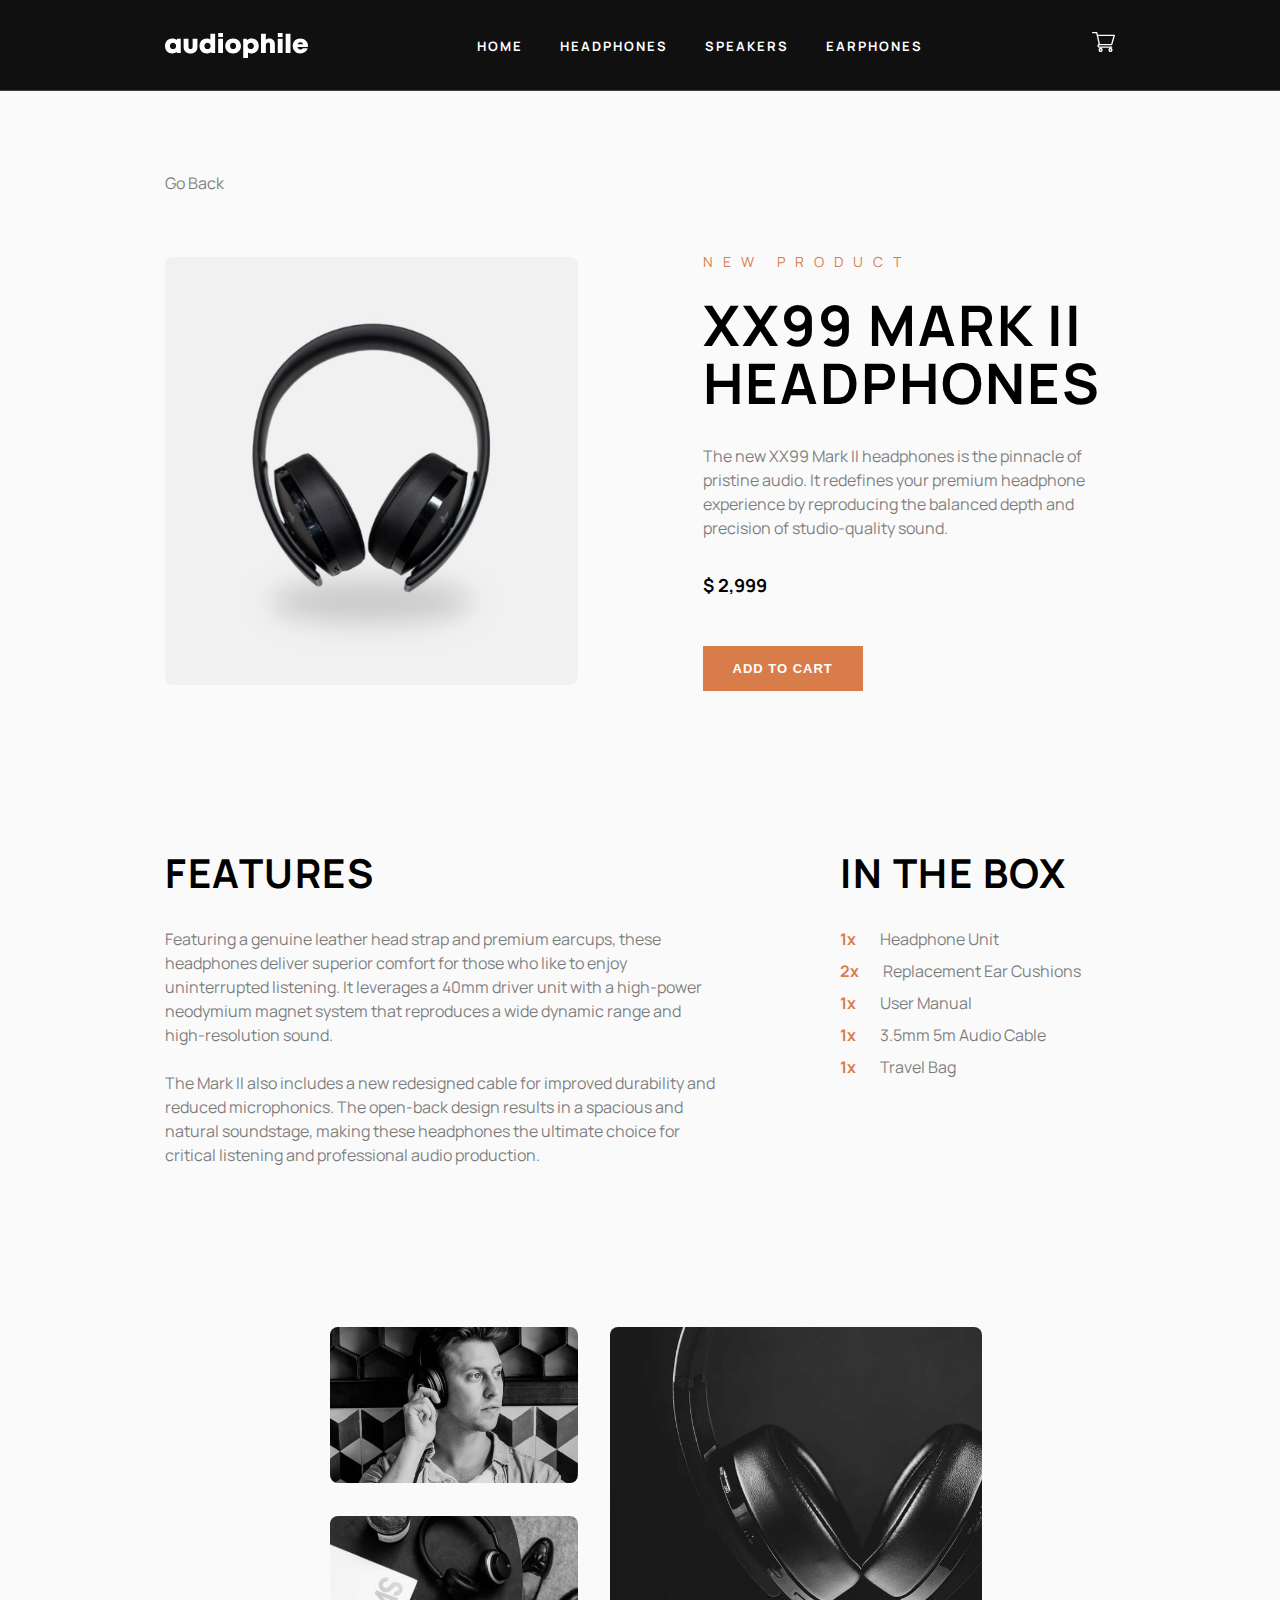
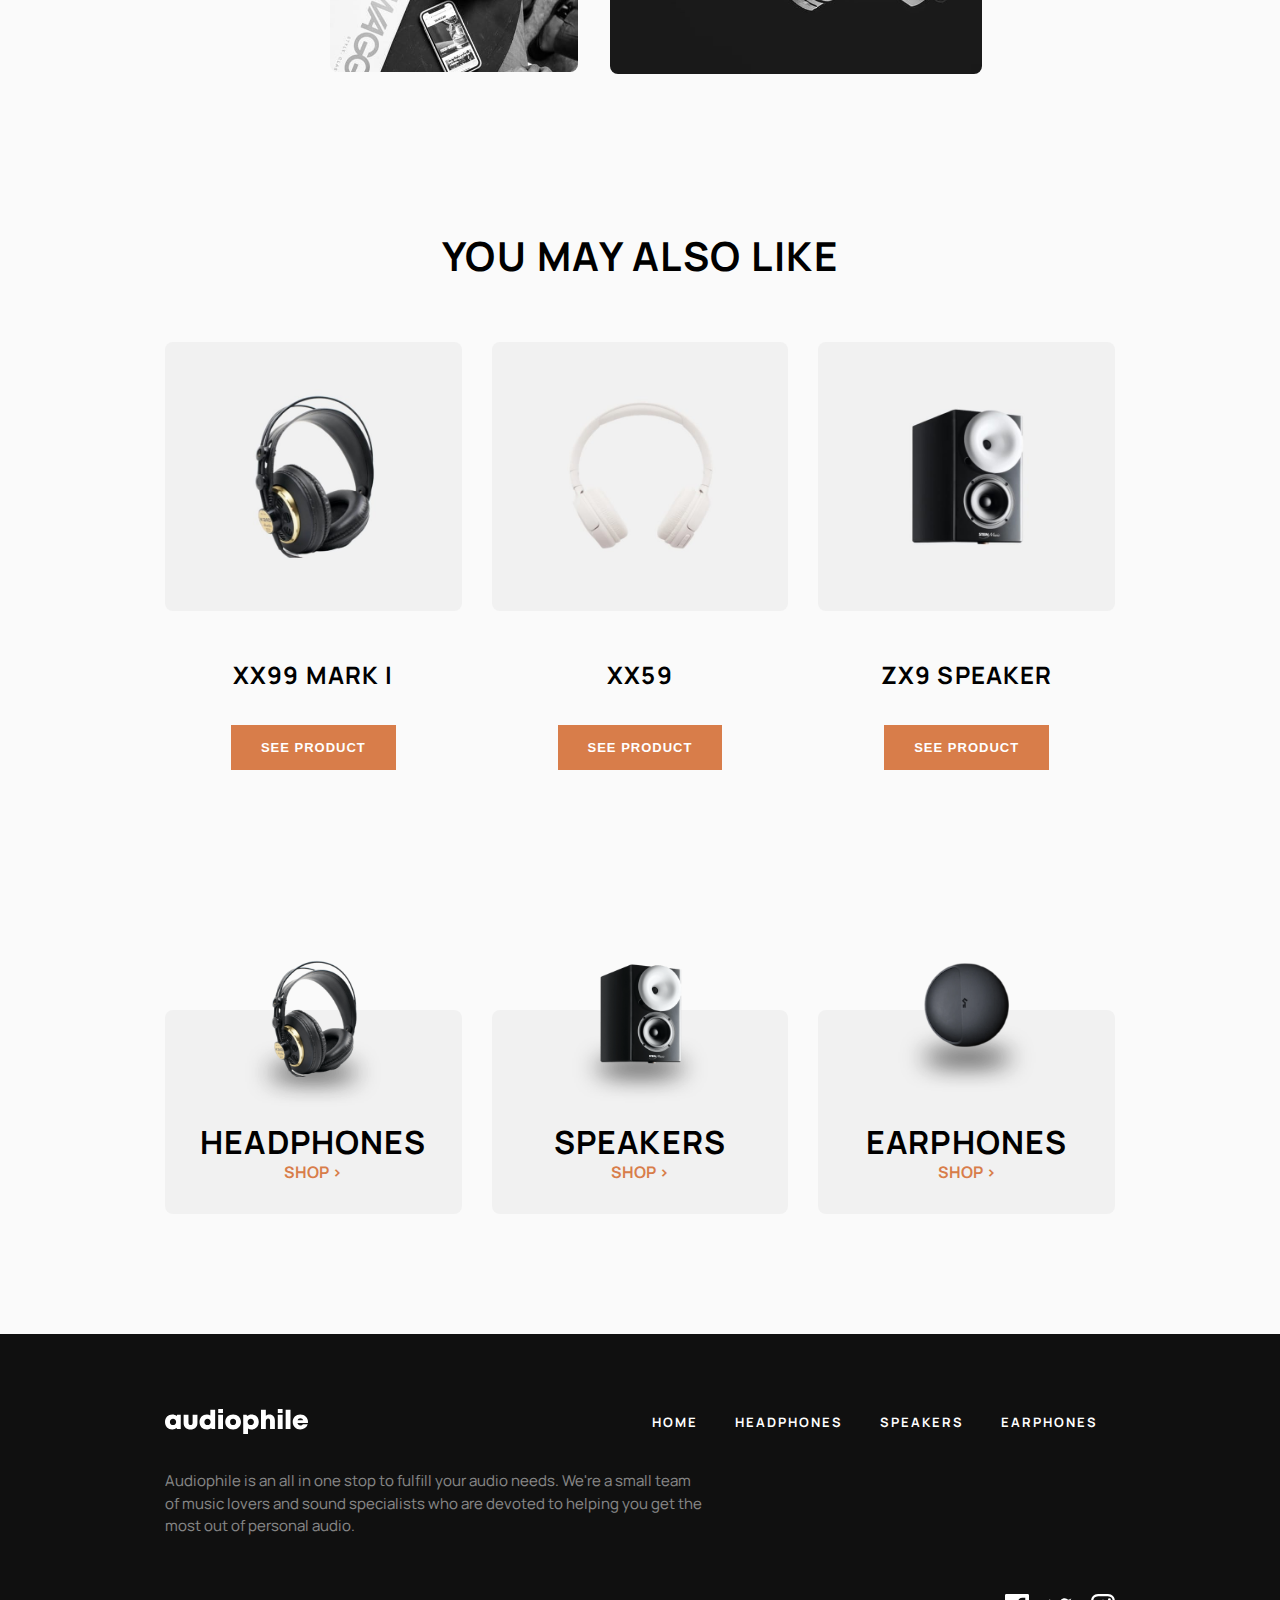
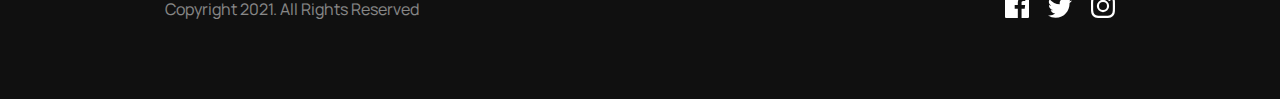
<file: product-xx99-mark-two-headphones.html>
<!DOCTYPE html>
<html lang="en">
<head>
    <meta charset="UTF-8">
    <title>XX99 Mark II Headphones | Audiophile</title>
    <link rel="stylesheet" href="style.css">
</head>
<body>
    <header>
        <img src="starter-code/assets/shared/desktop/logo.svg" alt="logo">
        <nav class="nav-links">
            <a href="index.html">Home</a>
            <a href="headphones.html">Headphones</a>
            <a href="speakers.html">Speakers</a>
            <a href="earphones.html">Earphones</a>
        </nav>
        <div class="cart-icon" onclick="toggleCart()">
            <img src="starter-code/assets/shared/desktop/icon-cart.svg" alt="cart">
        </div>
    </header>

    <main style="padding: 80px 165px;">
        <a href="headphones.html" style="text-decoration: none; color: black; opacity: 0.5; display: block; margin-bottom: 56px;">Go Back</a>

        <section class="product-main-grid" style="padding: 0; margin-bottom: 160px;">
            <img src="starter-code/assets/product-xx99-mark-two-headphones/desktop/image-product.jpg" class="product-image" alt="XX99 Mark II">
            <div>
                <span class="new-product-label">NEW PRODUCT</span>
                <h1>XX99 MARK II HEADPHONES</h1>
                <p style="opacity: 0.5; margin: 32px 0;">The new XX99 Mark II headphones is the pinnacle of pristine audio. It redefines your premium headphone experience by reproducing the balanced depth and precision of studio-quality sound.</p>
                <p style="font-weight: bold; font-size: 18px; margin-bottom: 47px;">$ 2,999</p>
                <button class="btn-orange" onclick="addToCart('xx99-mark-two', 'XX99 Mark II', 2999, 'starter-code/assets/cart/image-xx99-mark-two-headphones.jpg')">ADD TO CART</button>
            </div>
        </section>

        <section class="product-features-section" style="padding: 0; margin-bottom: 160px;">
            <div class="features-content">
                <h2 style="margin-bottom: 32px;">FEATURES</h2>
                <p>Featuring a genuine leather head strap and premium earcups, these headphones deliver superior comfort for those who like to enjoy uninterrupted listening. It leverages a 40mm driver unit with a high-power neodymium magnet system that reproduces a wide dynamic range and high-resolution sound.
                
                The Mark II also includes a new redesigned cable for improved durability and reduced microphonics. The open-back design results in a spacious and natural soundstage, making these headphones the ultimate choice for critical listening and professional audio production.</p>
            </div>
            <div class="in-the-box">
                <h2 style="margin-bottom: 32px;">IN THE BOX</h2>
                <ul>
                    <li><span>1x</span> <p>Headphone Unit</p></li>
                    <li><span>2x</span> <p>Replacement Ear Cushions</p></li>
                    <li><span>1x</span> <p>User Manual</p></li>
                    <li><span>1x</span> <p>3.5mm 5m Audio Cable</p></li>
                    <li><span>1x</span> <p>Travel Bag</p></li>
                </ul>
            </div>
        </section>

        <section class="product-gallery">
            <img src="starter-code/assets/product-xx99-mark-two-headphones/desktop/image-gallery-1.jpg" class="gallery-1">
            <img src="starter-code/assets/product-xx99-mark-two-headphones/desktop/image-gallery-2.jpg" class="gallery-2">
            <img src="starter-code/assets/product-xx99-mark-two-headphones/desktop/image-gallery-3.jpg" class="gallery-3">
        </section>

        <section class="related-products" style="margin-bottom: 160px; text-align: center;">
            <h2 style="margin-bottom: 64px;">YOU MAY ALSO LIKE</h2>
            <div style="display: grid; grid-template-columns: repeat(3, 1fr); gap: 30px;">
                <div>
                    <img src="starter-code/assets/shared/desktop/image-xx99-mark-one-headphones.jpg" style="width: 100%; border-radius: 8px; margin-bottom: 40px;">
                    <h3 style="font-size: 24px; margin-bottom: 32px;">XX99 MARK I</h3>
                    <button class="btn-orange" onclick="location.href='product-xx99-mark-one-headphones.html'">SEE PRODUCT</button>
                </div>
                <div>
                    <img src="starter-code/assets/shared/desktop/image-xx59-headphones.jpg" style="width: 100%; border-radius: 8px; margin-bottom: 40px;">
                    <h3 style="font-size: 24px; margin-bottom: 32px;">XX59</h3>
                    <button class="btn-orange" onclick="location.href='product-xx59-headphones.html'">SEE PRODUCT</button>
                </div>
                <div>
                    <img src="starter-code/assets/shared/desktop/image-zx9-speaker.jpg" style="width: 100%; border-radius: 8px; margin-bottom: 40px;">
                    <h3 style="font-size: 24px; margin-bottom: 32px;">ZX9 SPEAKER</h3>
                    <button class="btn-orange" onclick="location.href='product-zx9-speaker.html'">SEE PRODUCT</button>
                </div>
            </div>
        </section>
    </main>

    <section class="category-cards-container" style="padding-top: 0;">
        <div class="category-card">
            <img src="starter-code/assets/shared/desktop/image-category-thumbnail-headphones.png">
            <h3>HEADPHONES</h3>
            <a href="headphones.html" style="color:#D87D4A; text-decoration:none; font-weight:700;">SHOP ></a>
        </div>
        <div class="category-card">
            <img src="starter-code/assets/shared/desktop/image-category-thumbnail-speakers.png">
            <h3>SPEAKERS</h3>
            <a href="speakers.html" style="color:#D87D4A; text-decoration:none; font-weight:700;">SHOP ></a>
        </div>
        <div class="category-card">
            <img src="starter-code/assets/shared/desktop/image-category-thumbnail-earphones.png">
            <h3>EARPHONES</h3>
            <a href="earphones.html" style="color:#D87D4A; text-decoration:none; font-weight:700;">SHOP ></a>
        </div>
    </section>

    <footer>
        <div class="footer-top">
            <img src="starter-code/assets/shared/desktop/logo.svg">
            <nav class="nav-links" style="margin: 0;">
                <a href="index.html">Home</a>
                <a href="headphones.html">Headphones</a>
                <a href="speakers.html">Speakers</a>
                <a href="earphones.html">Earphones</a>
            </nav>
        </div>
        <p class="footer-desc">Audiophile is an all in one stop to fulfill your audio needs. We're a small team of music lovers and sound specialists who are devoted to helping you get the most out of personal audio.</p>
        <div class="footer-bottom">
            <p style="opacity: 0.5;">Copyright 2021. All Rights Reserved</p>
            <div class="social-links">
                <img src="starter-code/assets/shared/desktop/icon-facebook.svg" style="margin-left: 16px;">
                <img src="starter-code/assets/shared/desktop/icon-twitter.svg" style="margin-left: 16px;">
                <img src="starter-code/assets/shared/desktop/icon-instagram.svg" style="margin-left: 16px;">
            </div>
        </div>
    </footer>

    <div id="cart-modal">
        <div style="display:flex; justify-content:space-between; margin-bottom:32px;">
            <h3>CART (<span id="cart-count">0</span>)</h3>
            <button onclick="clearCart()" style="background:none; border:none; text-decoration:underline; cursor:pointer; opacity:0.5;">Remove all</button>
        </div>
        <div id="cart-items"></div>
        <div style="display:flex; justify-content:space-between; margin-top:32px;">
            <p style="opacity:0.5;">TOTAL</p>
            <p id="cart-total" style="font-weight:bold;">$ 0</p>
        </div>
        <button class="btn-orange" style="width:100%; margin-top:24px;" onclick="location.href='checkout.html'">Checkout</button>
    </div>

    <script src="script.js"></script>
</body>
</html>
</file>
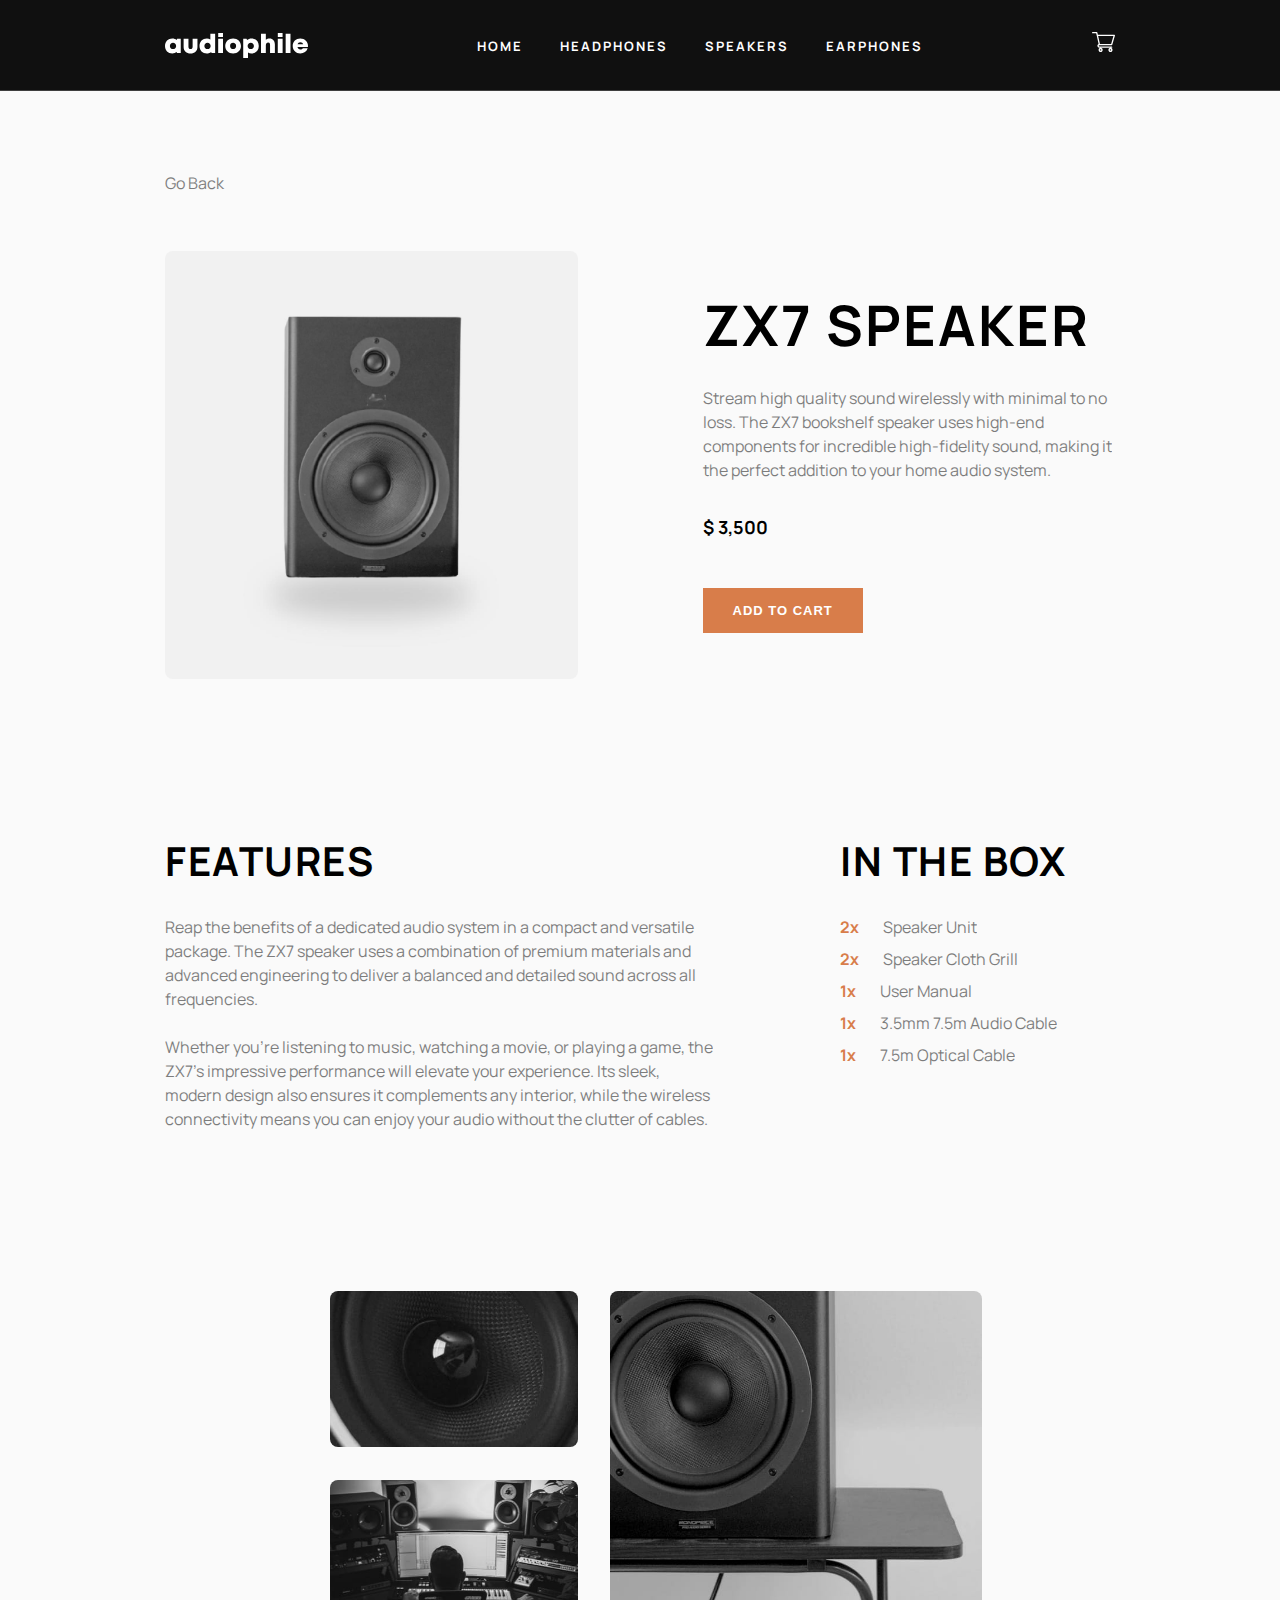
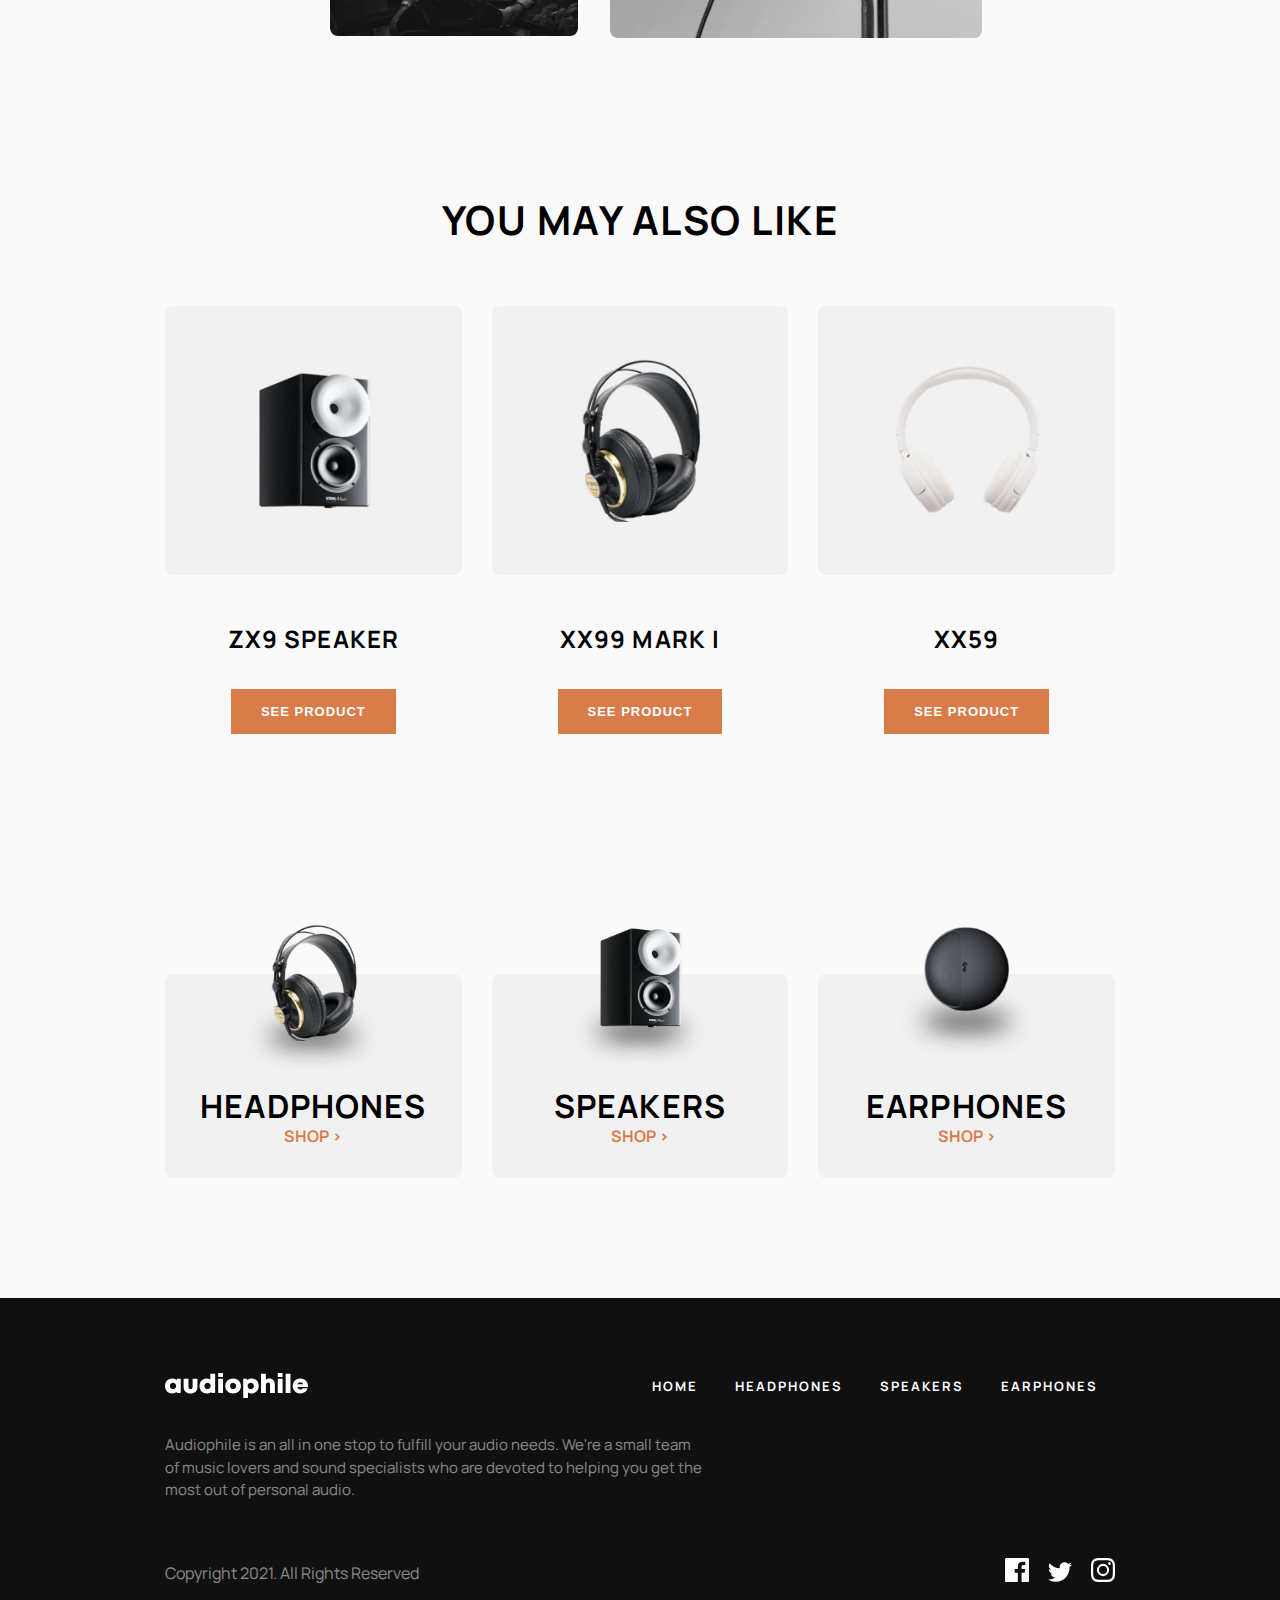
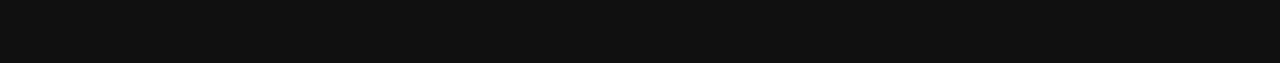
<file: product-zx7-speaker.html>
<!DOCTYPE html>
<html lang="en">
<head>
    <meta charset="UTF-8">
    <title>ZX7 Speaker | Audiophile</title>
    <link rel="stylesheet" href="style.css">
</head>
<body>
    <header>
        <img src="starter-code/assets/shared/desktop/logo.svg" alt="logo">
        <nav class="nav-links">
            <a href="index.html">Home</a>
            <a href="headphones.html">Headphones</a>
            <a href="speakers.html">Speakers</a>
            <a href="earphones.html">Earphones</a>
        </nav>
        <div class="cart-icon" onclick="toggleCart()">
            <img src="starter-code/assets/shared/desktop/icon-cart.svg" alt="cart">
        </div>
    </header>

    <main style="padding: 80px 165px;">
        <a href="speakers.html" style="text-decoration: none; color: black; opacity: 0.5; display: block; margin-bottom: 56px;">Go Back</a>

        <section class="product-main-grid" style="padding: 0; margin-bottom: 160px;">
            <img src="starter-code/assets/product-zx7-speaker/desktop/image-product.jpg" class="product-image" alt="ZX7 Speaker">
            <div>
                <h1>ZX7 SPEAKER</h1>
                <p style="opacity: 0.5; margin: 32px 0;">Stream high quality sound wirelessly with minimal to no loss. The ZX7 bookshelf speaker uses high-end components for incredible high-fidelity sound, making it the perfect addition to your home audio system.</p>
                <p style="font-weight: bold; font-size: 18px; margin-bottom: 47px;">$ 3,500</p>
                <button class="btn-orange" onclick="addToCart('zx7', 'ZX7 Speaker', 3500, 'starter-code/assets/cart/image-zx7-speaker.jpg')">ADD TO CART</button>
            </div>
        </section>

        <section class="product-features-section" style="padding: 0; margin-bottom: 160px;">
            <div class="features-content">
                <h2 style="margin-bottom: 32px;">FEATURES</h2>
                <p>Reap the benefits of a dedicated audio system in a compact and versatile package. The ZX7 speaker uses a combination of premium materials and advanced engineering to deliver a balanced and detailed sound across all frequencies. 

                Whether you're listening to music, watching a movie, or playing a game, the ZX7's impressive performance will elevate your experience. Its sleek, modern design also ensures it complements any interior, while the wireless connectivity means you can enjoy your audio without the clutter of cables.</p>
            </div>
            <div class="in-the-box">
                <h2 style="margin-bottom: 32px;">IN THE BOX</h2>
                <ul>
                    <li><span>2x</span> <p>Speaker Unit</p></li>
                    <li><span>2x</span> <p>Speaker Cloth Grill</p></li>
                    <li><span>1x</span> <p>User Manual</p></li>
                    <li><span>1x</span> <p>3.5mm 7.5m Audio Cable</p></li>
                    <li><span>1x</span> <p>7.5m Optical Cable</p></li>
                </ul>
            </div>
        </section>

        <section class="product-gallery">
            <img src="starter-code/assets/product-zx7-speaker/desktop/image-gallery-1.jpg" class="gallery-1">
            <img src="starter-code/assets/product-zx7-speaker/desktop/image-gallery-2.jpg" class="gallery-2">
            <img src="starter-code/assets/product-zx7-speaker/desktop/image-gallery-3.jpg" class="gallery-3">
        </section>

        <section class="related-products" style="margin-bottom: 160px; text-align: center;">
            <h2 style="margin-bottom: 64px;">YOU MAY ALSO LIKE</h2>
            <div style="display: grid; grid-template-columns: repeat(3, 1fr); gap: 30px;">
                <div>
                    <img src="starter-code/assets/shared/desktop/image-zx9-speaker.jpg" style="width: 100%; border-radius: 8px; margin-bottom: 40px;">
                    <h3 style="font-size: 24px; margin-bottom: 32px;">ZX9 SPEAKER</h3>
                    <button class="btn-orange" onclick="location.href='product-zx9-speaker.html'">SEE PRODUCT</button>
                </div>
                <div>
                    <img src="starter-code/assets/shared/desktop/image-xx99-mark-one-headphones.jpg" style="width: 100%; border-radius: 8px; margin-bottom: 40px;">
                    <h3 style="font-size: 24px; margin-bottom: 32px;">XX99 MARK I</h3>
                    <button class="btn-orange" onclick="location.href='product-xx99-mark-one-headphones.html'">SEE PRODUCT</button>
                </div>
                <div>
                    <img src="starter-code/assets/shared/desktop/image-xx59-headphones.jpg" style="width: 100%; border-radius: 8px; margin-bottom: 40px;">
                    <h3 style="font-size: 24px; margin-bottom: 32px;">XX59</h3>
                    <button class="btn-orange" onclick="location.href='product-xx59-headphones.html'">SEE PRODUCT</button>
                </div>
            </div>
        </section>
    </main>

    <section class="category-cards-container" style="padding-top: 0;">
        <div class="category-card">
            <img src="starter-code/assets/shared/desktop/image-category-thumbnail-headphones.png">
            <h3>HEADPHONES</h3>
            <a href="headphones.html" style="color:#D87D4A; text-decoration:none; font-weight:700;">SHOP ></a>
        </div>
        <div class="category-card">
            <img src="starter-code/assets/shared/desktop/image-category-thumbnail-speakers.png">
            <h3>SPEAKERS</h3>
            <a href="speakers.html" style="color:#D87D4A; text-decoration:none; font-weight:700;">SHOP ></a>
        </div>
        <div class="category-card">
            <img src="starter-code/assets/shared/desktop/image-category-thumbnail-earphones.png">
            <h3>EARPHONES</h3>
            <a href="earphones.html" style="color:#D87D4A; text-decoration:none; font-weight:700;">SHOP ></a>
        </div>
    </section>

    <footer>
        <div class="footer-top">
            <img src="starter-code/assets/shared/desktop/logo.svg">
            <nav class="nav-links" style="margin: 0;">
                <a href="index.html">Home</a>
                <a href="headphones.html">Headphones</a>
                <a href="speakers.html">Speakers</a>
                <a href="earphones.html">Earphones</a>
            </nav>
        </div>
        <p class="footer-desc">Audiophile is an all in one stop to fulfill your audio needs. We're a small team of music lovers and sound specialists who are devoted to helping you get the most out of personal audio.</p>
        <div class="footer-bottom">
            <p style="opacity: 0.5;">Copyright 2021. All Rights Reserved</p>
            <div class="social-links">
                <img src="starter-code/assets/shared/desktop/icon-facebook.svg" style="margin-left: 16px;">
                <img src="starter-code/assets/shared/desktop/icon-twitter.svg" style="margin-left: 16px;">
                <img src="starter-code/assets/shared/desktop/icon-instagram.svg" style="margin-left: 16px;">
            </div>
        </div>
    </footer>

    <div id="cart-modal">
        <div style="display:flex; justify-content:space-between; margin-bottom:32px;">
            <h3>CART (<span id="cart-count">0</span>)</h3>
            <button onclick="clearCart()" style="background:none; border:none; text-decoration:underline; cursor:pointer; opacity:0.5;">Remove all</button>
        </div>
        <div id="cart-items"></div>
        <div style="display:flex; justify-content:space-between; margin-top:32px;">
            <p style="opacity:0.5;">TOTAL</p>
            <p id="cart-total" style="font-weight:bold;">$ 0</p>
        </div>
        <button class="btn-orange" style="width:100%; margin-top:24px;" onclick="location.href='checkout.html'">Checkout</button>
    </div>

    <script src="script.js"></script>
</body>
</html>
</file>
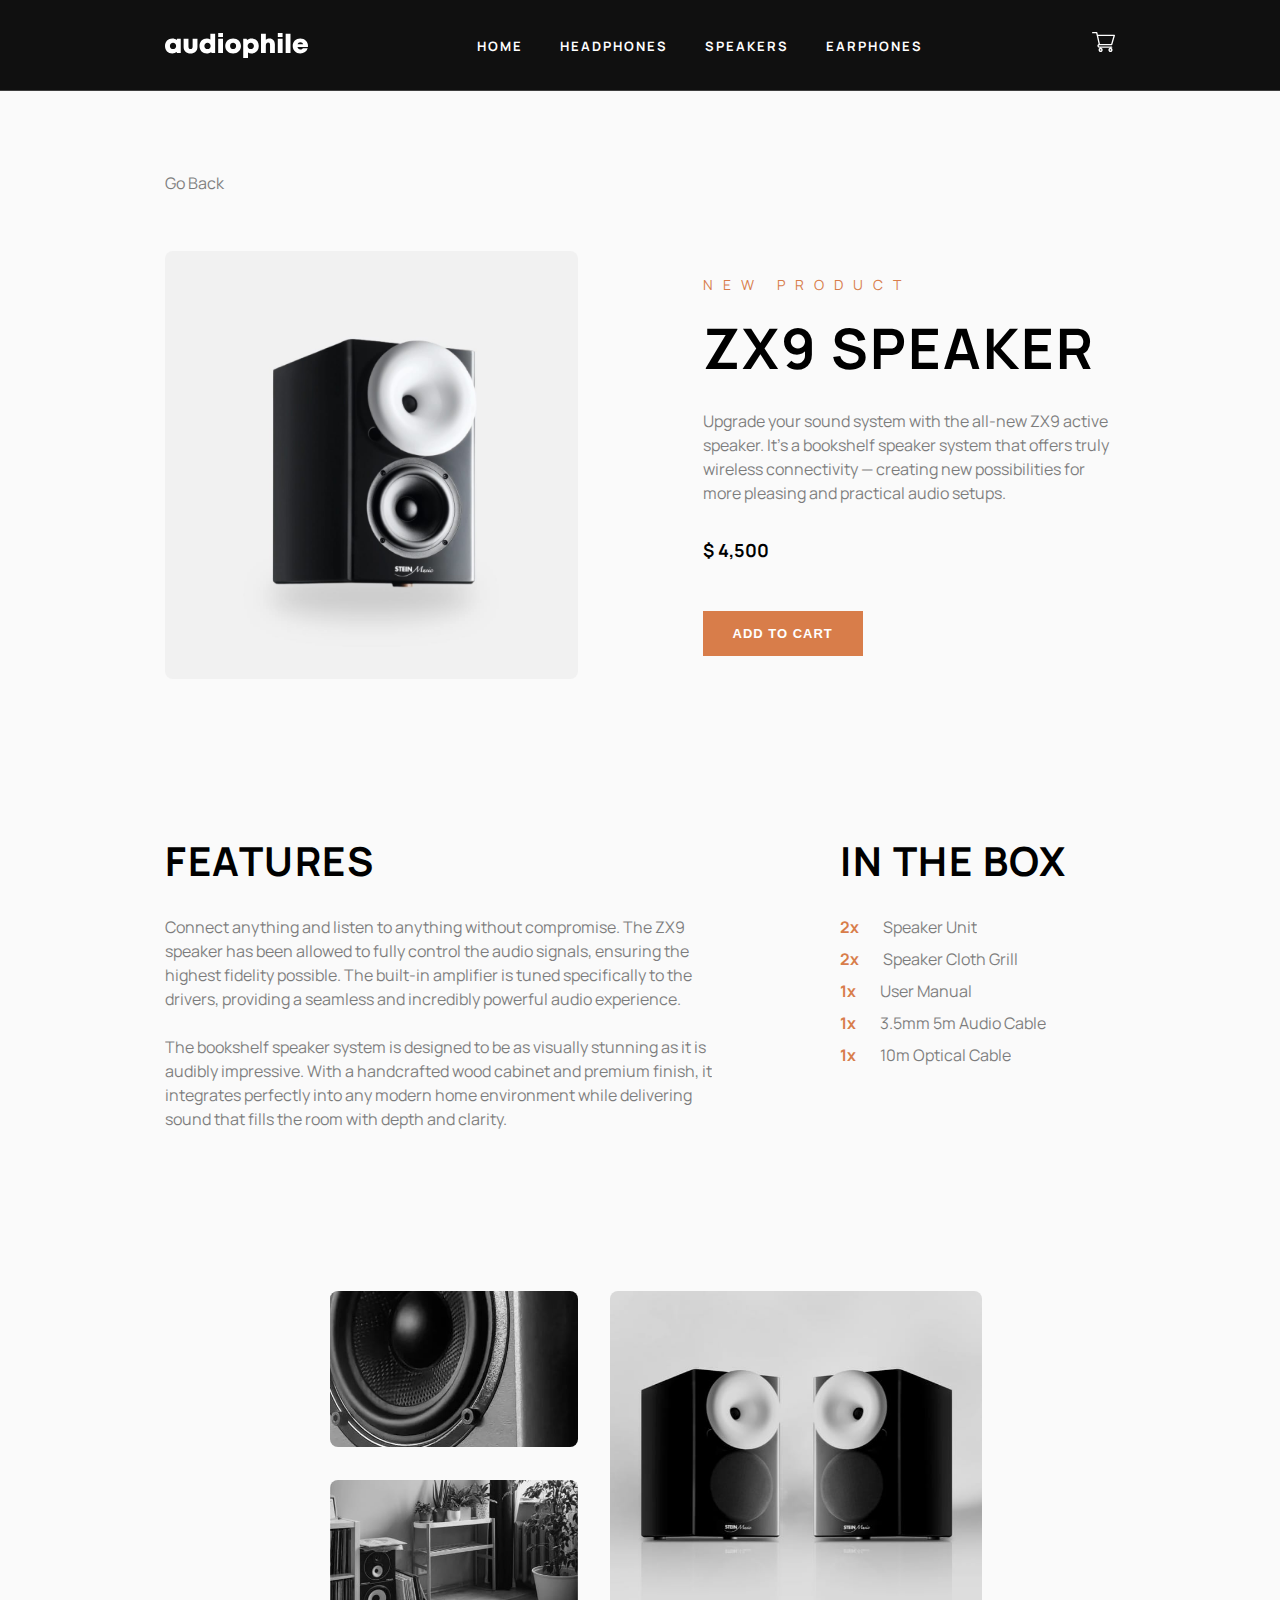
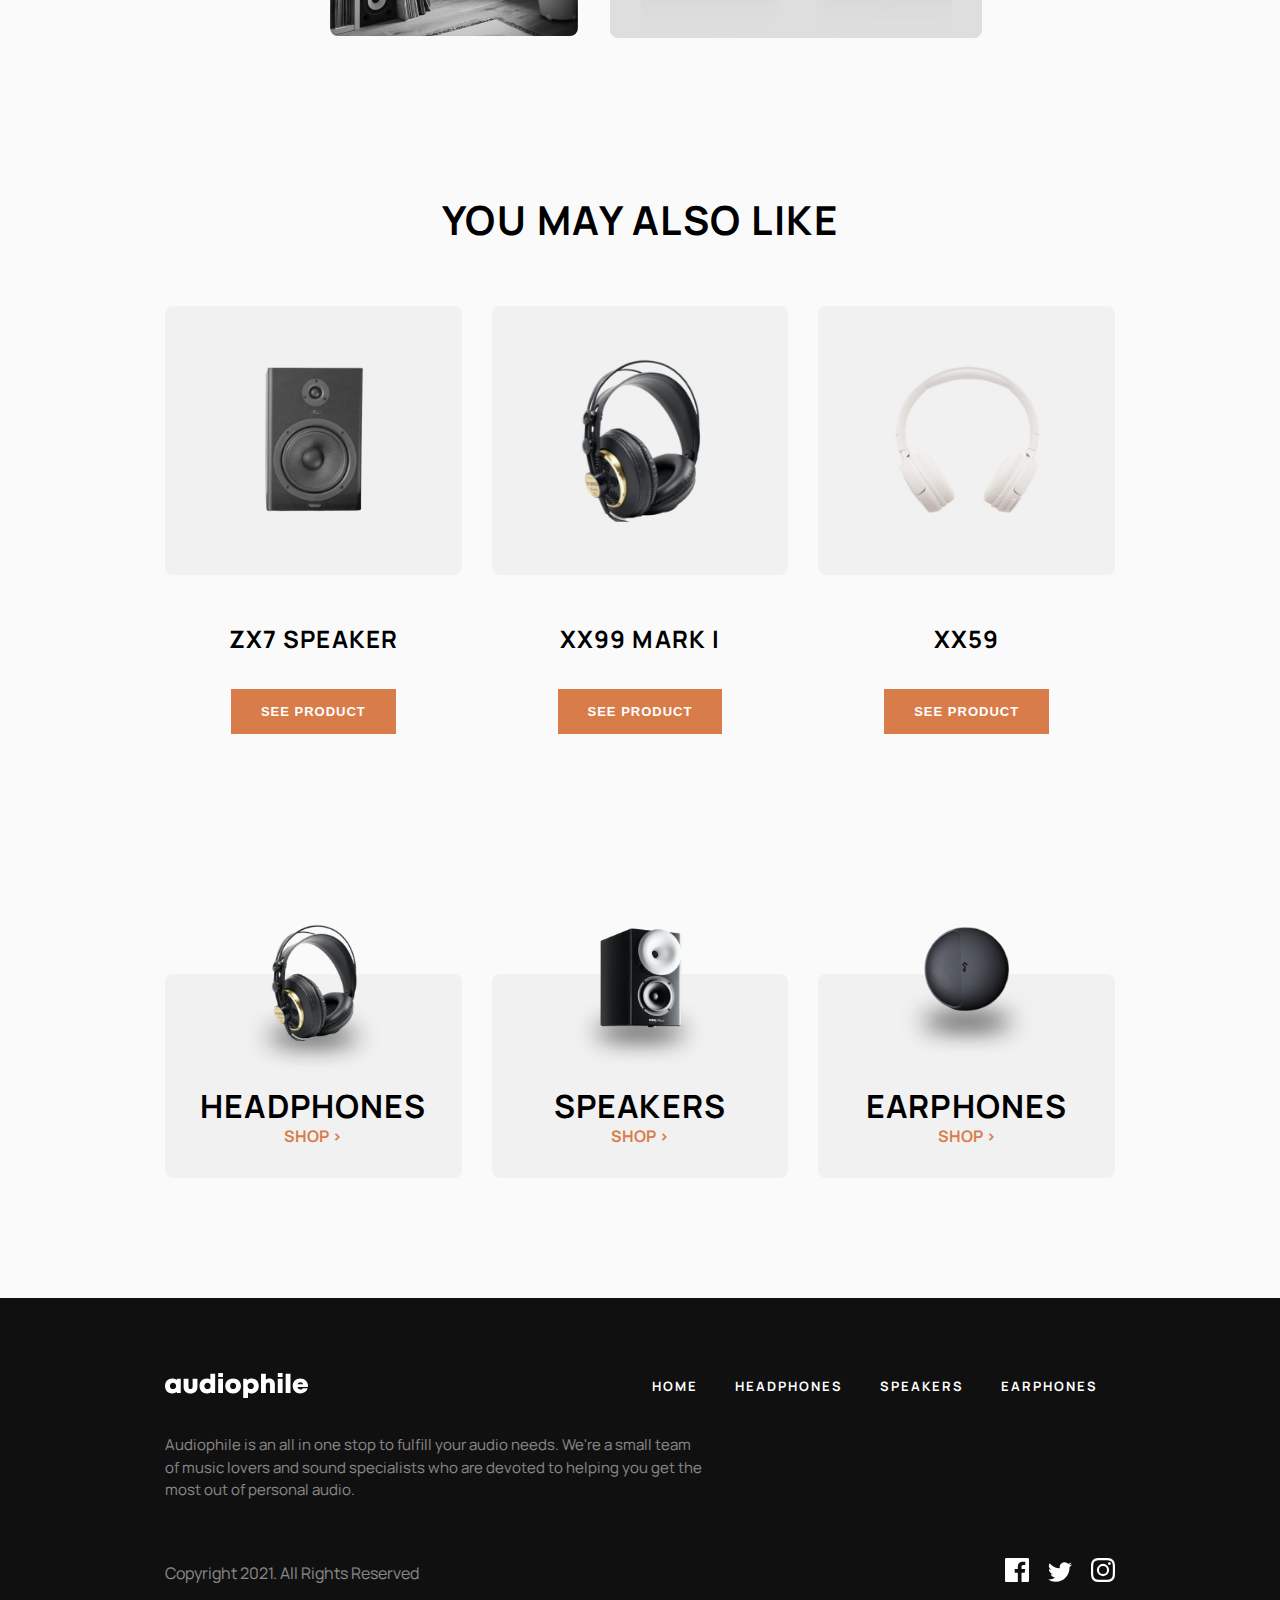
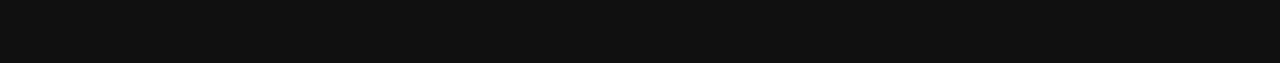
<file: product-zx9-speaker.html>
<!DOCTYPE html>
<html lang="en">
<head>
    <meta charset="UTF-8">
    <title>ZX9 Speaker | Audiophile</title>
    <link rel="stylesheet" href="style.css">
</head>
<body>
    <header>
        <img src="starter-code/assets/shared/desktop/logo.svg" alt="logo">
        <nav class="nav-links">
            <a href="index.html">Home</a>
            <a href="headphones.html">Headphones</a>
            <a href="speakers.html">Speakers</a>
            <a href="earphones.html">Earphones</a>
        </nav>
        <div class="cart-icon" onclick="toggleCart()">
            <img src="starter-code/assets/shared/desktop/icon-cart.svg" alt="cart">
        </div>
    </header>

    <main style="padding: 80px 165px;">
        <a href="speakers.html" style="text-decoration: none; color: black; opacity: 0.5; display: block; margin-bottom: 56px;">Go Back</a>

        <section class="product-main-grid" style="padding: 0; margin-bottom: 160px;">
            <img src="starter-code/assets/product-zx9-speaker/desktop/image-product.jpg" class="product-image" alt="ZX9 Speaker">
            <div>
                <span class="new-product-label">NEW PRODUCT</span>
                <h1>ZX9 SPEAKER</h1>
                <p style="opacity: 0.5; margin: 32px 0;">Upgrade your sound system with the all-new ZX9 active speaker. It’s a bookshelf speaker system that offers truly wireless connectivity — creating new possibilities for more pleasing and practical audio setups.</p>
                <p style="font-weight: bold; font-size: 18px; margin-bottom: 47px;">$ 4,500</p>
                <button class="btn-orange" onclick="addToCart('zx9', 'ZX9 Speaker', 4500, 'starter-code/assets/cart/image-zx9-speaker.jpg')">ADD TO CART</button>
            </div>
        </section>

        <section class="product-features-section" style="padding: 0; margin-bottom: 160px;">
            <div class="features-content">
                <h2 style="margin-bottom: 32px;">FEATURES</h2>
                <p>Connect anything and listen to anything without compromise. The ZX9 speaker has been allowed to fully control the audio signals, ensuring the highest fidelity possible. The built-in amplifier is tuned specifically to the drivers, providing a seamless and incredibly powerful audio experience.

                The bookshelf speaker system is designed to be as visually stunning as it is audibly impressive. With a handcrafted wood cabinet and premium finish, it integrates perfectly into any modern home environment while delivering sound that fills the room with depth and clarity.</p>
            </div>
            <div class="in-the-box">
                <h2 style="margin-bottom: 32px;">IN THE BOX</h2>
                <ul>
                    <li><span>2x</span> <p>Speaker Unit</p></li>
                    <li><span>2x</span> <p>Speaker Cloth Grill</p></li>
                    <li><span>1x</span> <p>User Manual</p></li>
                    <li><span>1x</span> <p>3.5mm 5m Audio Cable</p></li>
                    <li><span>1x</span> <p>10m Optical Cable</p></li>
                </ul>
            </div>
        </section>

        <section class="product-gallery">
            <img src="starter-code/assets/product-zx9-speaker/desktop/image-gallery-1.jpg" class="gallery-1">
            <img src="starter-code/assets/product-zx9-speaker/desktop/image-gallery-2.jpg" class="gallery-2">
            <img src="starter-code/assets/product-zx9-speaker/desktop/image-gallery-3.jpg" class="gallery-3">
        </section>

        <section class="related-products" style="margin-bottom: 160px; text-align: center;">
            <h2 style="margin-bottom: 64px;">YOU MAY ALSO LIKE</h2>
            <div style="display: grid; grid-template-columns: repeat(3, 1fr); gap: 30px;">
                <div>
                    <img src="starter-code/assets/shared/desktop/image-zx7-speaker.jpg" style="width: 100%; border-radius: 8px; margin-bottom: 40px;">
                    <h3 style="font-size: 24px; margin-bottom: 32px;">ZX7 SPEAKER</h3>
                    <button class="btn-orange" onclick="location.href='product-zx7-speaker.html'">SEE PRODUCT</button>
                </div>
                <div>
                    <img src="starter-code/assets/shared/desktop/image-xx99-mark-one-headphones.jpg" style="width: 100%; border-radius: 8px; margin-bottom: 40px;">
                    <h3 style="font-size: 24px; margin-bottom: 32px;">XX99 MARK I</h3>
                    <button class="btn-orange" onclick="location.href='product-xx99-mark-one-headphones.html'">SEE PRODUCT</button>
                </div>
                <div>
                    <img src="starter-code/assets/shared/desktop/image-xx59-headphones.jpg" style="width: 100%; border-radius: 8px; margin-bottom: 40px;">
                    <h3 style="font-size: 24px; margin-bottom: 32px;">XX59</h3>
                    <button class="btn-orange" onclick="location.href='product-xx59-headphones.html'">SEE PRODUCT</button>
                </div>
            </div>
        </section>
    </main>

    <section class="category-cards-container" style="padding-top: 0;">
        <div class="category-card">
            <img src="starter-code/assets/shared/desktop/image-category-thumbnail-headphones.png">
            <h3>HEADPHONES</h3>
            <a href="headphones.html" style="color:#D87D4A; text-decoration:none; font-weight:700;">SHOP ></a>
        </div>
        <div class="category-card">
            <img src="starter-code/assets/shared/desktop/image-category-thumbnail-speakers.png">
            <h3>SPEAKERS</h3>
            <a href="speakers.html" style="color:#D87D4A; text-decoration:none; font-weight:700;">SHOP ></a>
        </div>
        <div class="category-card">
            <img src="starter-code/assets/shared/desktop/image-category-thumbnail-earphones.png">
            <h3>EARPHONES</h3>
            <a href="earphones.html" style="color:#D87D4A; text-decoration:none; font-weight:700;">SHOP ></a>
        </div>
    </section>

    <footer>
        <div class="footer-top">
            <img src="starter-code/assets/shared/desktop/logo.svg">
            <nav class="nav-links" style="margin: 0;">
                <a href="index.html">Home</a>
                <a href="headphones.html">Headphones</a>
                <a href="speakers.html">Speakers</a>
                <a href="earphones.html">Earphones</a>
            </nav>
        </div>
        <p class="footer-desc">Audiophile is an all in one stop to fulfill your audio needs. We're a small team of music lovers and sound specialists who are devoted to helping you get the most out of personal audio.</p>
        <div class="footer-bottom">
            <p style="opacity: 0.5;">Copyright 2021. All Rights Reserved</p>
            <div class="social-links">
                <img src="starter-code/assets/shared/desktop/icon-facebook.svg" style="margin-left: 16px;">
                <img src="starter-code/assets/shared/desktop/icon-twitter.svg" style="margin-left: 16px;">
                <img src="starter-code/assets/shared/desktop/icon-instagram.svg" style="margin-left: 16px;">
            </div>
        </div>
    </footer>

    <div id="cart-modal">
        <div style="display:flex; justify-content:space-between; margin-bottom:32px;">
            <h3>CART (<span id="cart-count">0</span>)</h3>
            <button onclick="clearCart()" style="background:none; border:none; text-decoration:underline; cursor:pointer; opacity:0.5;">Remove all</button>
        </div>
        <div id="cart-items"></div>
        <div style="display:flex; justify-content:space-between; margin-top:32px;">
            <p style="opacity:0.5;">TOTAL</p>
            <p id="cart-total" style="font-weight:bold;">$ 0</p>
        </div>
        <button class="btn-orange" style="width:100%; margin-top:24px;" onclick="location.href='checkout.html'">Checkout</button>
    </div>

    <script src="script.js"></script>
</body>
</html>
</file>
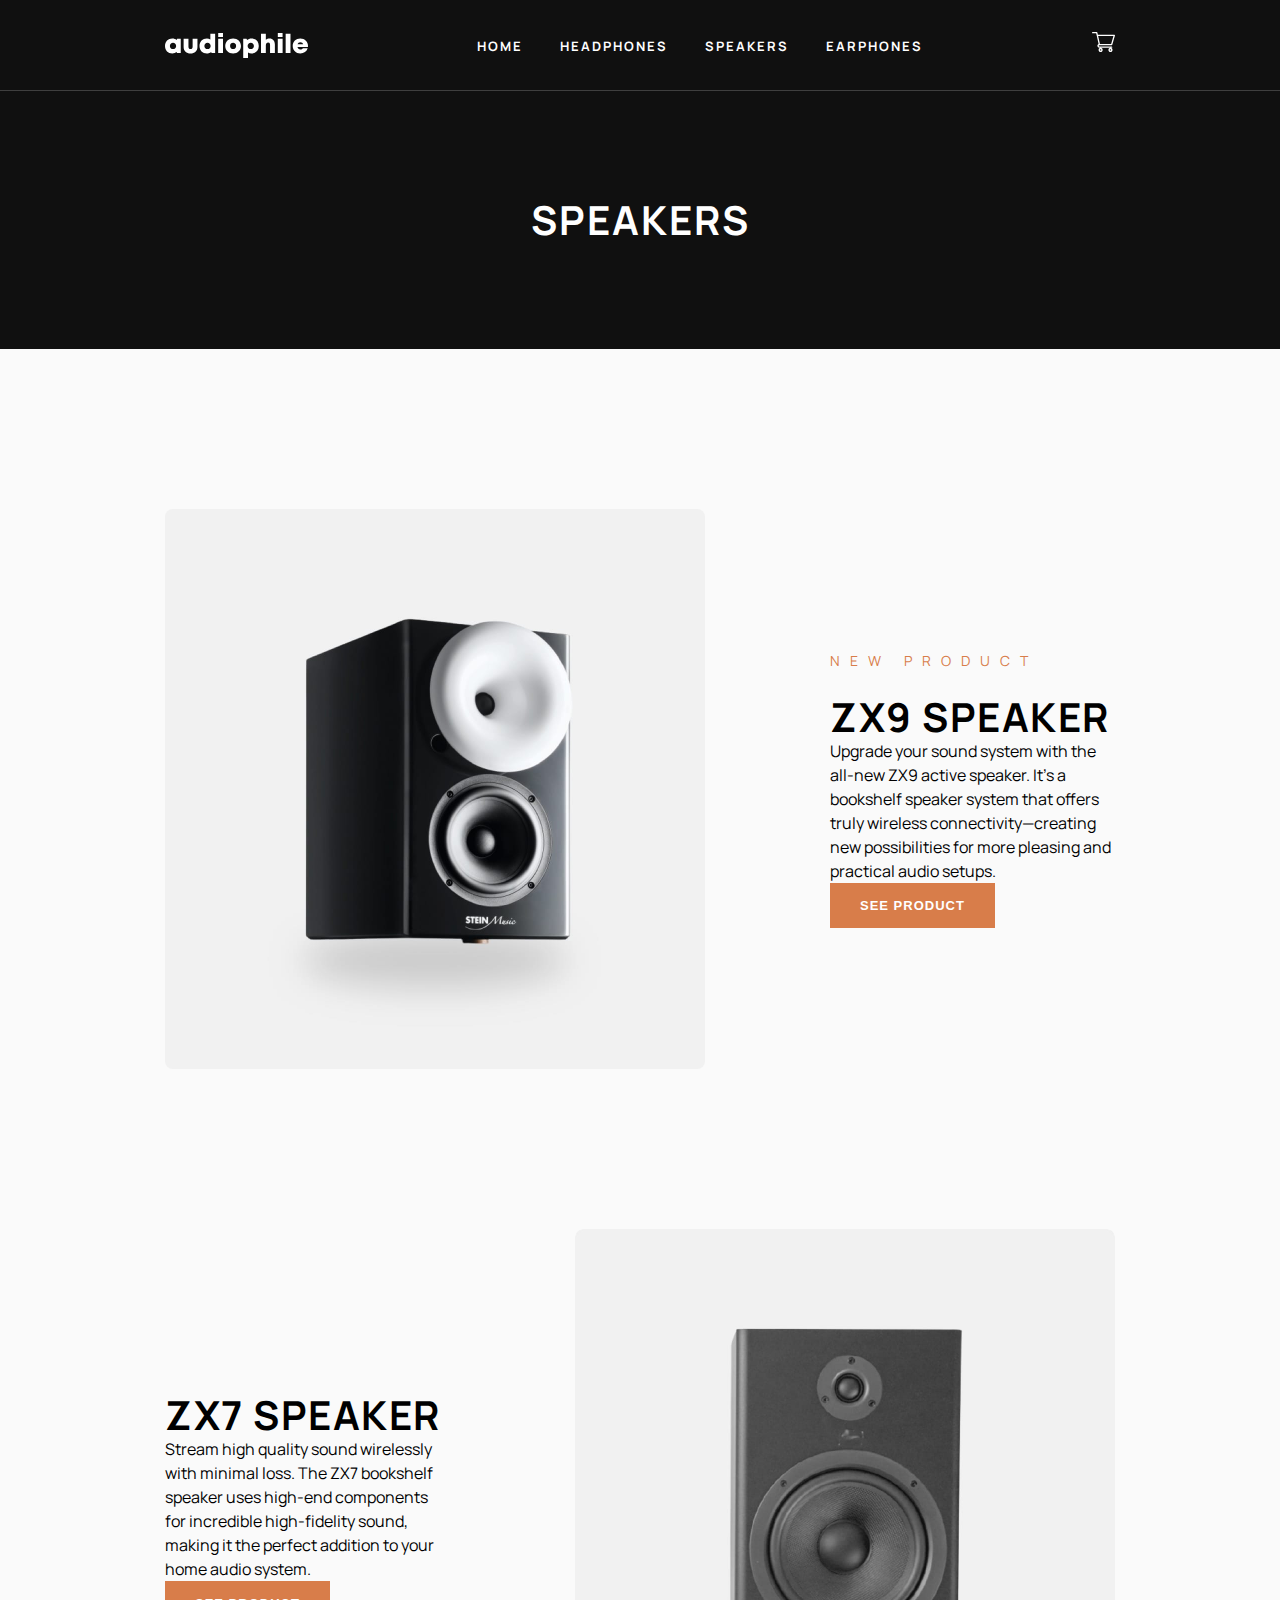
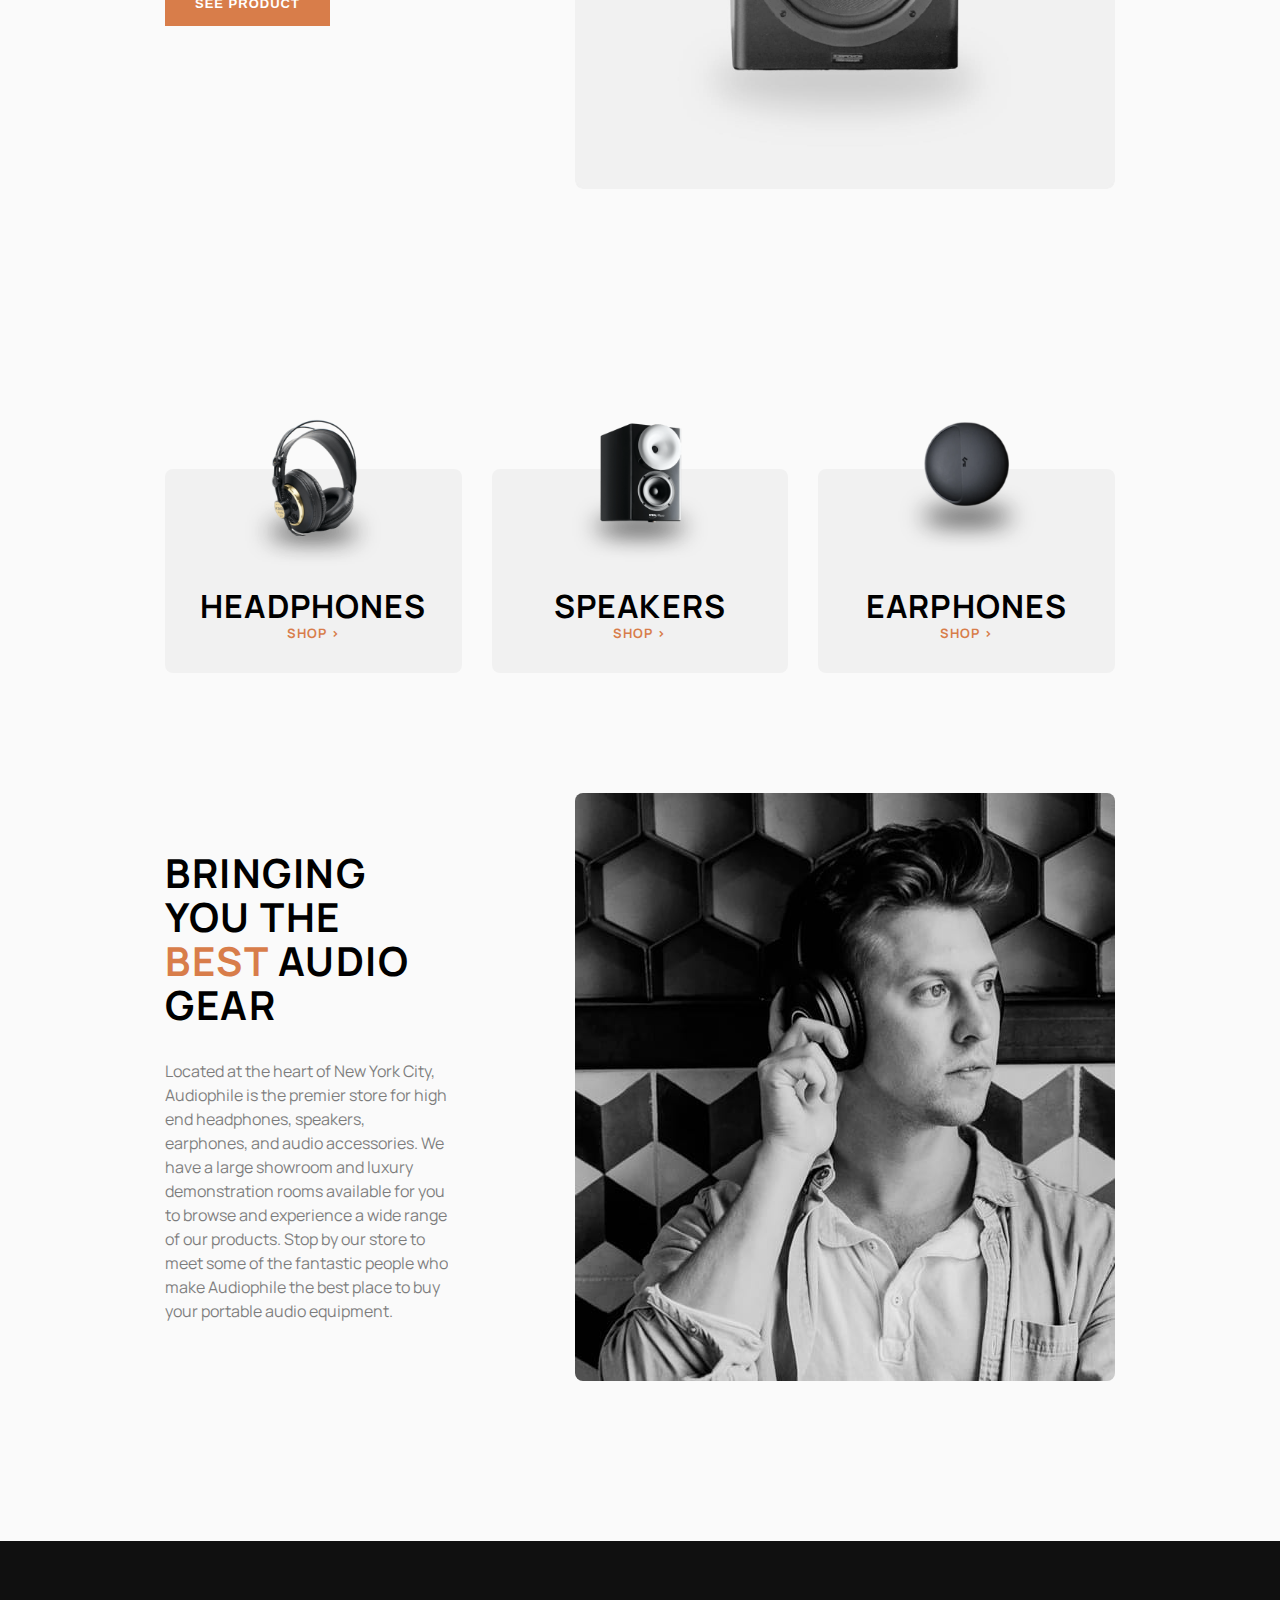
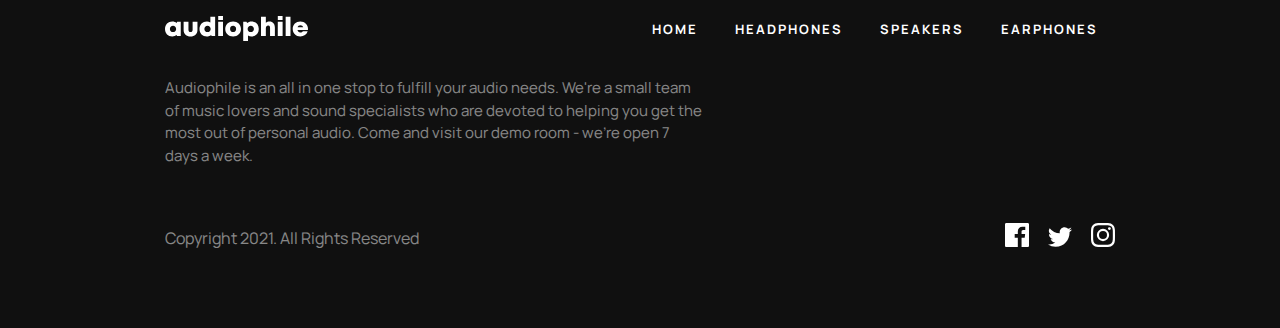
<file: speakers.html>
<!DOCTYPE html>
<html lang="en">
<head>
    <meta charset="UTF-8">
    <title>Speakers | Audiophile</title>
    <link rel="stylesheet" href="style.css">
</head>
<body>
    <header>
        <img src="starter-code/assets/shared/desktop/logo.svg" alt="logo">
        <nav class="nav-links">
            <a href="index.html">Home</a>
            <a href="headphones.html">Headphones</a>
            <a href="speakers.html">Speakers</a>
            <a href="earphones.html">Earphones</a>
        </nav>
        <div class="cart-icon" onclick="toggleCart()">
            <img src="starter-code/assets/shared/desktop/icon-cart.svg" alt="cart">
        </div>
    </header>

    <div class="category-header">
        <h1>SPEAKERS</h1>
    </div>

    <main class="product-list">
        <section class="product-preview">
            <img src="starter-code/assets/product-zx9-speaker/desktop/image-category-page-preview.jpg" alt="ZX9 Speaker">
            <div class="hero-content">
                <span class="new-product-label">NEW PRODUCT</span>
                <h2>ZX9 Speaker</h2>
                <p>Upgrade your sound system with the all-new ZX9 active speaker. It’s a bookshelf speaker system that offers truly wireless connectivity—creating new possibilities for more pleasing and practical audio setups.</p>
                <button class="btn-orange" onclick="location.href='product-zx9-speaker.html'">See Product</button>
            </div>
        </section>

        <section class="product-preview reverse">
            <img src="starter-code/assets/product-zx7-speaker/desktop/image-category-page-preview.jpg" alt="ZX7 Speaker">
            <div class="hero-content">
                <h2>ZX7 Speaker</h2>
                <p>Stream high quality sound wirelessly with minimal loss. The ZX7 bookshelf speaker uses high-end components for incredible high-fidelity sound, making it the perfect addition to your home audio system.</p>
                <button class="btn-orange" onclick="location.href='product-zx7-speaker.html'">See Product</button>
            </div>
        </section>
    </main>

    <section class="category-cards-container">
        <div class="category-card">
            <img src="starter-code/assets/shared/desktop/image-category-thumbnail-headphones.png" alt="Headphones">
            <h3>HEADPHONES</h3>
            <a href="headphones.html" style="color:#D87D4A; text-decoration:none; font-weight:700; font-size:13px; letter-spacing:1px;">SHOP ></a>
        </div>
        <div class="category-card">
            <img src="starter-code/assets/shared/desktop/image-category-thumbnail-speakers.png" alt="Speakers">
            <h3>SPEAKERS</h3>
            <a href="speakers.html" style="color:#D87D4A; text-decoration:none; font-weight:700; font-size:13px; letter-spacing:1px;">SHOP ></a>
        </div>
        <div class="category-card">
            <img src="starter-code/assets/shared/desktop/image-category-thumbnail-earphones.png" alt="Earphones">
            <h3>EARPHONES</h3>
            <a href="earphones.html" style="color:#D87D4A; text-decoration:none; font-weight:700; font-size:13px; letter-spacing:1px;">SHOP ></a>
        </div>
    </section>

    <section class="best-gear">
        <div>
            <h2>BRINGING YOU THE <span style="color:#D87D4A;">BEST</span> AUDIO GEAR</h2>
            <p style="opacity:0.5; margin-top:32px;">Located at the heart of New York City, Audiophile is the premier store for high end headphones, speakers, earphones, and audio accessories. We have a large showroom and luxury demonstration rooms available for you to browse and experience a wide range of our products. Stop by our store to meet some of the fantastic people who make Audiophile the best place to buy your portable audio equipment.</p>
        </div>
        <img src="starter-code/assets/shared/desktop/image-best-gear.jpg" alt="Best Gear">
    </section>

    <footer>
        <div class="footer-top">
            <img src="starter-code/assets/shared/desktop/logo.svg" alt="logo">
            <nav class="nav-links" style="margin: 0;">
                <a href="index.html">Home</a>
                <a href="headphones.html">Headphones</a>
                <a href="speakers.html">Speakers</a>
                <a href="earphones.html">Earphones</a>
            </nav>
        </div>
        <p class="footer-desc">Audiophile is an all in one stop to fulfill your audio needs. We're a small team of music lovers and sound specialists who are devoted to helping you get the most out of personal audio. Come and visit our demo room - we’re open 7 days a week.</p>
        <div class="footer-bottom">
            <p style="opacity: 0.5;">Copyright 2021. All Rights Reserved</p>
            <div class="social-links">
                <img src="starter-code/assets/shared/desktop/icon-facebook.svg" style="margin-left: 16px; cursor: pointer;">
                <img src="starter-code/assets/shared/desktop/icon-twitter.svg" style="margin-left: 16px; cursor: pointer;">
                <img src="starter-code/assets/shared/desktop/icon-instagram.svg" style="margin-left: 16px; cursor: pointer;">
            </div>
        </div>
    </footer>

    <div id="cart-modal">
        <div style="display:flex; justify-content:space-between; margin-bottom:32px;">
            <h3 style="font-size: 18px;">CART (<span id="cart-count">0</span>)</h3>
            <button onclick="clearCart()" style="background:none; border:none; text-decoration:underline; cursor:pointer; opacity:0.5;">Remove all</button>
        </div>
        <div id="cart-items"></div>
        <div style="display:flex; justify-content:space-between; margin-top:32px;">
            <p style="opacity:0.5;">TOTAL</p>
            <p id="cart-total" style="font-weight:bold;">$ 0</p>
        </div>
        <button class="btn-orange" style="width:100%; margin-top:24px;" onclick="location.href='checkout.html'">Checkout</button>
    </div>

    <script src="script.js"></script>
</body>
</html>
</file>
<file: style.css>
@import url('https://fonts.googleapis.com/css2?family=Manrope:wght@400;500;700&display=swap');

* {
    box-sizing: border-box;
    margin: 0;
    padding: 0;
}

body {
    font-family: 'Manrope', sans-serif;
    background-color: #fafafa;
    color: #000000;
    line-height: 1.5;
}

header {
    background-color: #101010;
    display: flex;
    justify-content: space-between;
    align-items: center;
    padding: 32px 165px;
    border-bottom: 1px solid rgba(255, 255, 255, 0.2);
    position: relative;
    z-index: 1000;
}

.nav-links a {
    color: #ffffff;
    text-decoration: none;
    margin: 0 17px;
    font-size: 13px;
    letter-spacing: 2px;
    text-transform: uppercase;
    font-weight: 700;
    transition: color 0.3s ease;
}

.nav-links a:hover {
    color: #D87D4A;
}

.cart-icon {
    cursor: pointer;
}

.hero {
    background-color: #191919;
    height: 632px;
    display: flex;
    align-items: center;
    padding: 0 165px;
    background-image: url('starter-code/assets/home/desktop/image-hero.jpg');
    background-size: cover;
    background-position: center;
    color: #ffffff;
}

.hero-content {
    width: 398px;
}

.new-product-label {
    color: #D87D4A;
    letter-spacing: 10px;
    font-size: 14px;
    margin-bottom: 24px;
    display: block;
    text-transform: uppercase;
}

h1 {
    font-size: 56px;
    line-height: 58px;
    letter-spacing: 2px;
    text-transform: uppercase;
}

h2 {
    font-size: 40px;
    line-height: 44px;
    letter-spacing: 1.5px;
    text-transform: uppercase;
}

h3 {
    font-size: 32px;
    line-height: 36px;
    letter-spacing: 1.15px;
    text-transform: uppercase;
}

.category-header {
    background-color: #101010;
    padding: 100px 0;
    text-align: center;
}

.category-header h1 {
    color: #ffffff;
    font-size: 40px;
}

.category-cards-container {
    display: grid;
    grid-template-columns: repeat(3, 1fr);
    gap: 30px;
    padding: 120px 165px;
}

.category-card {
    background-color: #f1f1f1;
    border-radius: 8px;
    text-align: center;
    padding-bottom: 30px;
    position: relative;
    height: 204px;
    display: flex;
    flex-direction: column;
    justify-content: flex-end;
}

.category-card img {
    position: absolute;
    top: -50px;
    left: 50%;
    transform: translateX(-50%);
    width: 160px;
}

.product-list {
    padding: 160px 165px;
    display: flex;
    flex-direction: column;
    gap: 160px;
}

.product-preview {
    display: flex;
    align-items: center;
    justify-content: space-between;
    gap: 125px;
}

.product-preview.reverse {
    flex-direction: row-reverse;
}

.product-preview img {
    width: 540px;
    border-radius: 8px;
}

.product-main-grid {
    display: grid;
    grid-template-columns: 1fr 1fr;
    gap: 125px;
    padding: 160px 165px 0;
    align-items: center;
}

.product-image {
    width: 100%;
    border-radius: 8px;
}

.product-features-section {
    display: grid;
    grid-template-columns: 2fr 1fr;
    gap: 125px;
    padding: 160px 165px;
}

.features-content p {
    opacity: 0.5;
    white-space: pre-line;
}

.in-the-box ul {
    list-style: none;
    margin-top: 32px;
}

.in-the-box li {
    margin-bottom: 8px;
    display: flex;
}

.in-the-box span {
    color: #D87D4A;
    font-weight: 700;
    margin-right: 24px;
}

.in-the-box p {
    opacity: 0.5;
}

.product-gallery {
    display: grid;
    grid-template-columns: 40% 60%;
    grid-template-rows: 1fr 1fr;
    gap: 32px;
    padding: 0 165px 160px;
}

.gallery-1 {
    grid-area: 1 / 1 / 2 / 2;
    border-radius: 8px;
    width: 100%;
}

.gallery-2 {
    grid-area: 2 / 1 / 3 / 2;
    border-radius: 8px;
    width: 100%;
}

.gallery-3 {
    grid-area: 1 / 2 / 3 / 3;
    border-radius: 8px;
    width: 100%;
}

.zx9-section {
    background-color: #D87D4A;
    margin: 0 165px 48px;
    border-radius: 8px;
    height: 560px;
    display: flex;
    align-items: center;
    padding: 0 95px;
    overflow: hidden;
    background-image: url('starter-code/assets/home/desktop/pattern-circles.svg');
    background-repeat: no-repeat;
    background-position: -150px -150px;
}

.zx9-section img {
    width: 410px;
    margin-bottom: -140px;
}

.zx7-section {
    background-image: url('starter-code/assets/home/desktop/image-speaker-zx7.jpg');
    height: 320px;
    background-size: cover;
    margin: 0 165px 48px;
    border-radius: 8px;
    padding-left: 95px;
    display: flex;
    flex-direction: column;
    justify-content: center;
}

.yx1-section {
    display: grid;
    grid-template-columns: 1fr 1fr;
    gap: 30px;
    margin: 0 165px 120px;
}

.yx1-image {
    background-image: url('starter-code/assets/home/desktop/image-earphones-yx1.jpg');
    height: 320px;
    background-size: cover;
    border-radius: 8px;
}

.yx1-content {
    background-color: #f1f1f1;
    border-radius: 8px;
    padding-left: 95px;
    display: flex;
    flex-direction: column;
    justify-content: center;
}

.btn-orange {
    background: #D87D4A;
    color: #ffffff;
    border: none;
    padding: 15px 30px;
    font-weight: 700;
    text-transform: uppercase;
    cursor: pointer;
    font-size: 13px;
    letter-spacing: 1px;
    transition: background 0.3s ease;
}

.btn-orange:hover {
    background: #fbaf85;
}

.btn-black {
    background: #000000;
    color: #ffffff;
    border: none;
    padding: 15px 30px;
    font-weight: 700;
    text-transform: uppercase;
    cursor: pointer;
    font-size: 13px;
    transition: background 0.3s ease;
}

.btn-black:hover {
    background: #4c4c4c;
}

.btn-outline {
    background: transparent;
    border: 1px solid #000000;
    color: #000000;
    width: 15em;
    padding: 15px 30px;
    font-weight: 700;
    text-transform: uppercase;
    cursor: pointer;
    font-size: 13px;
    transition: all 0.3s ease;
}

.btn-outline:hover {
    background: #000000;
    color: #ffffff;
}

.best-gear {
    display: flex;
    padding: 0 165px 160px;
    gap: 125px;
    align-items: center;
}

.best-gear div {
    flex: 1;
}

.best-gear img {
    width: 540px;
    border-radius: 8px;
}

footer {
    background-color: #101010;
    color: #ffffff;
    padding: 75px 165px;
}

.footer-top {
    display: flex;
    justify-content: space-between;
    margin-bottom: 36px;
}

.footer-desc {
    width: 540px;
    opacity: 0.5;
    font-size: 15px;
    margin-bottom: 56px;
}

.footer-bottom {
    display: flex;
    justify-content: space-between;
    align-items: center;
}

#cart-modal {
    display: none;
    position: fixed;
    top: 114px;
    right: 165px;
    background: #ffffff;
    width: 377px;
    padding: 32px;
    border-radius: 8px;
    z-index: 2000;
    box-shadow: 0 4px 30px rgba(0, 0, 0, 0.2);
}

.checkout-grid {
    display: grid;
    grid-template-columns: 2fr 1fr;
    gap: 30px;
    padding: 80px 165px;
    background-color: #f1f1f1;
}

.form-container {
    background: #ffffff;
    padding: 48px;
    border-radius: 8px;
}

.summary-container {
    background: #ffffff;
    padding: 32px;
    border-radius: 8px;
    height: fit-content;
}

input[type="text"], input[type="email"] {
    width: 100%;
    padding: 18px;
    border-radius: 8px;
    border: 1px solid #cfcfcf;
    font-family: 'Manrope', sans-serif;
    font-weight: 700;
    margin-bottom: 24px;
}
</file>
